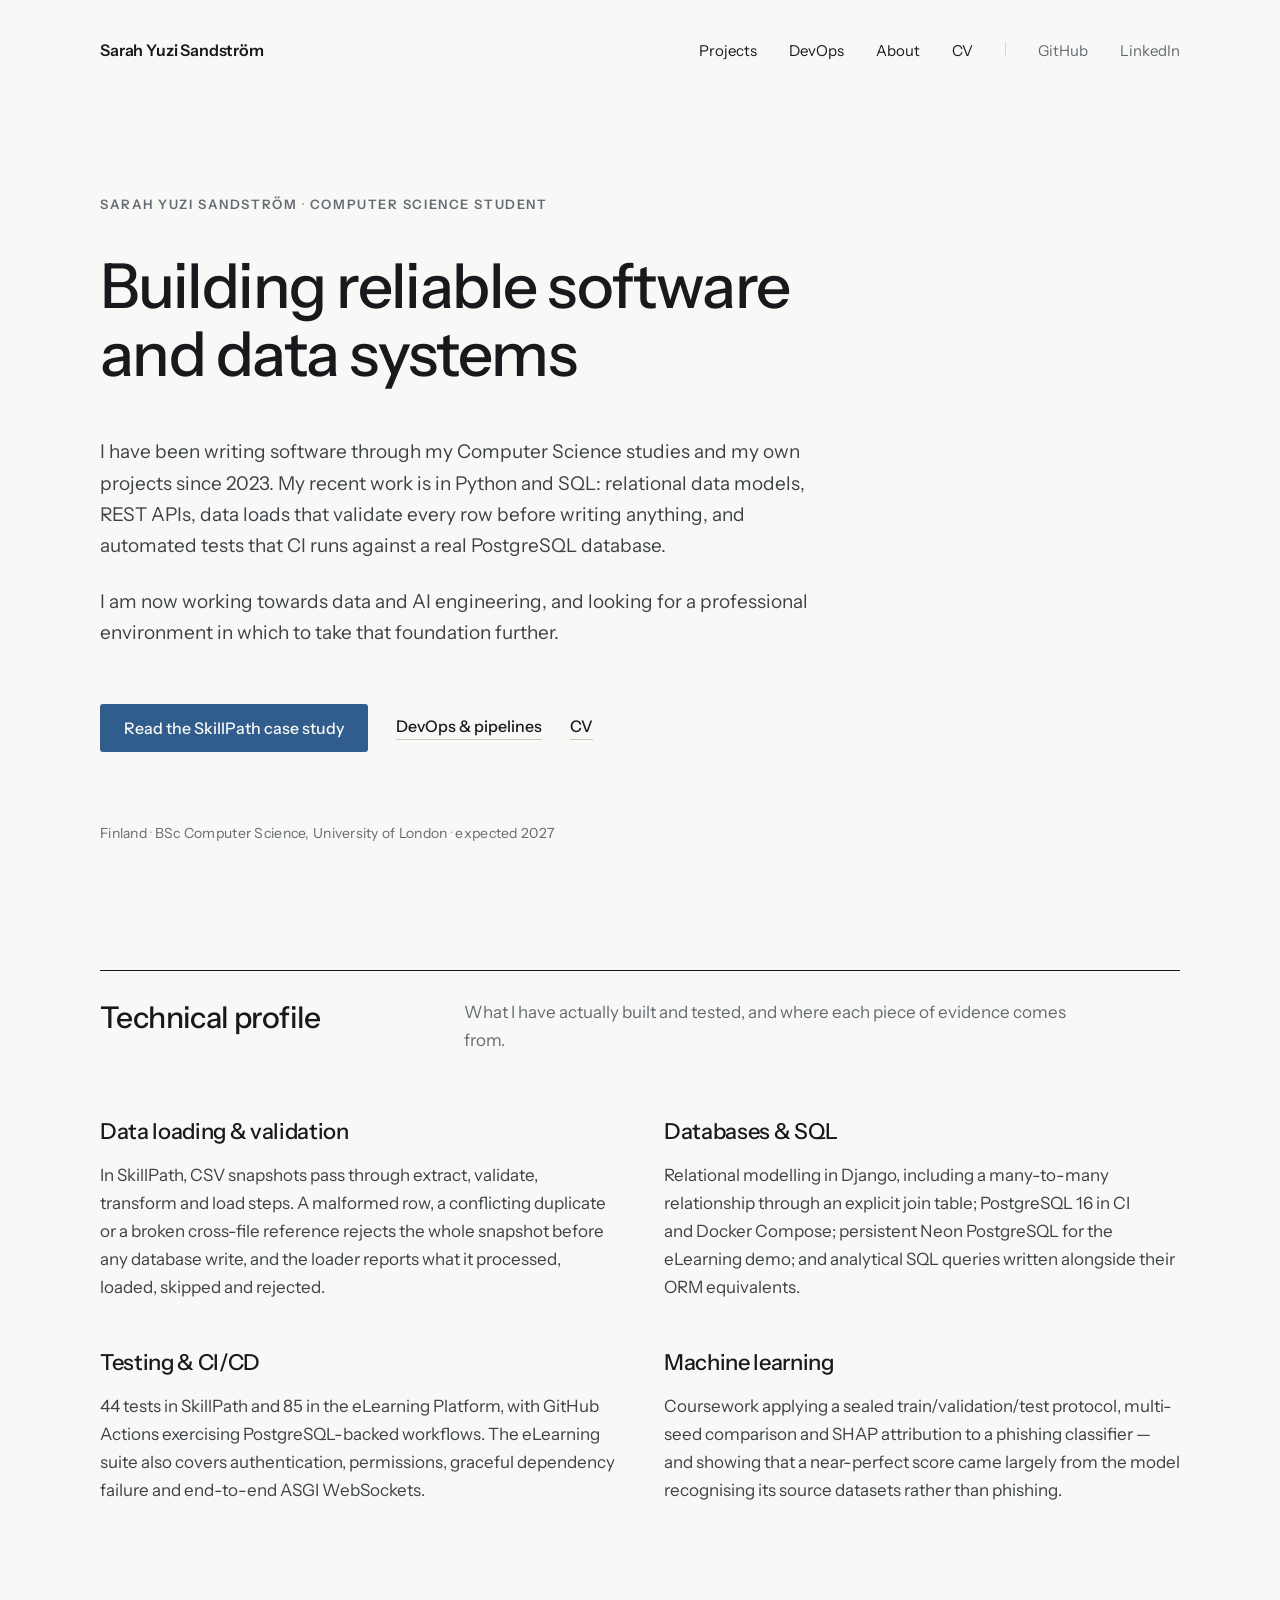
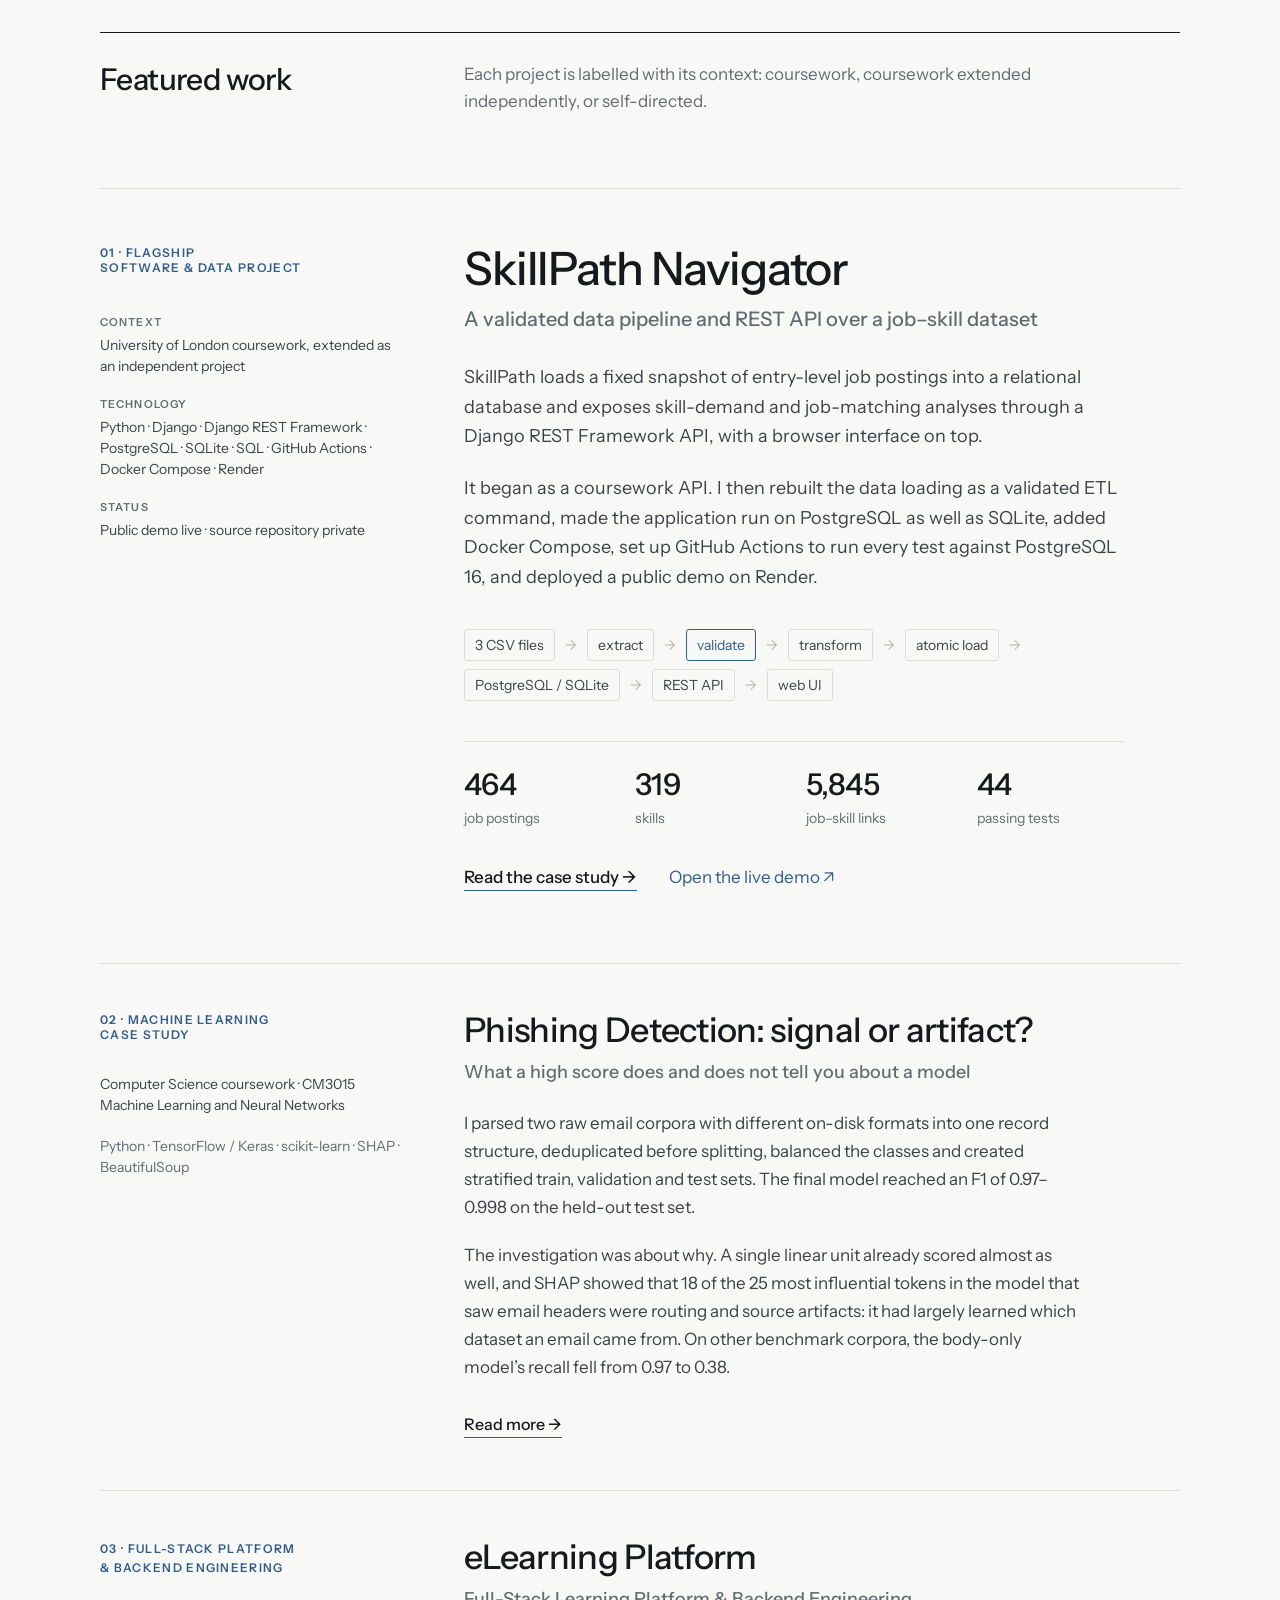
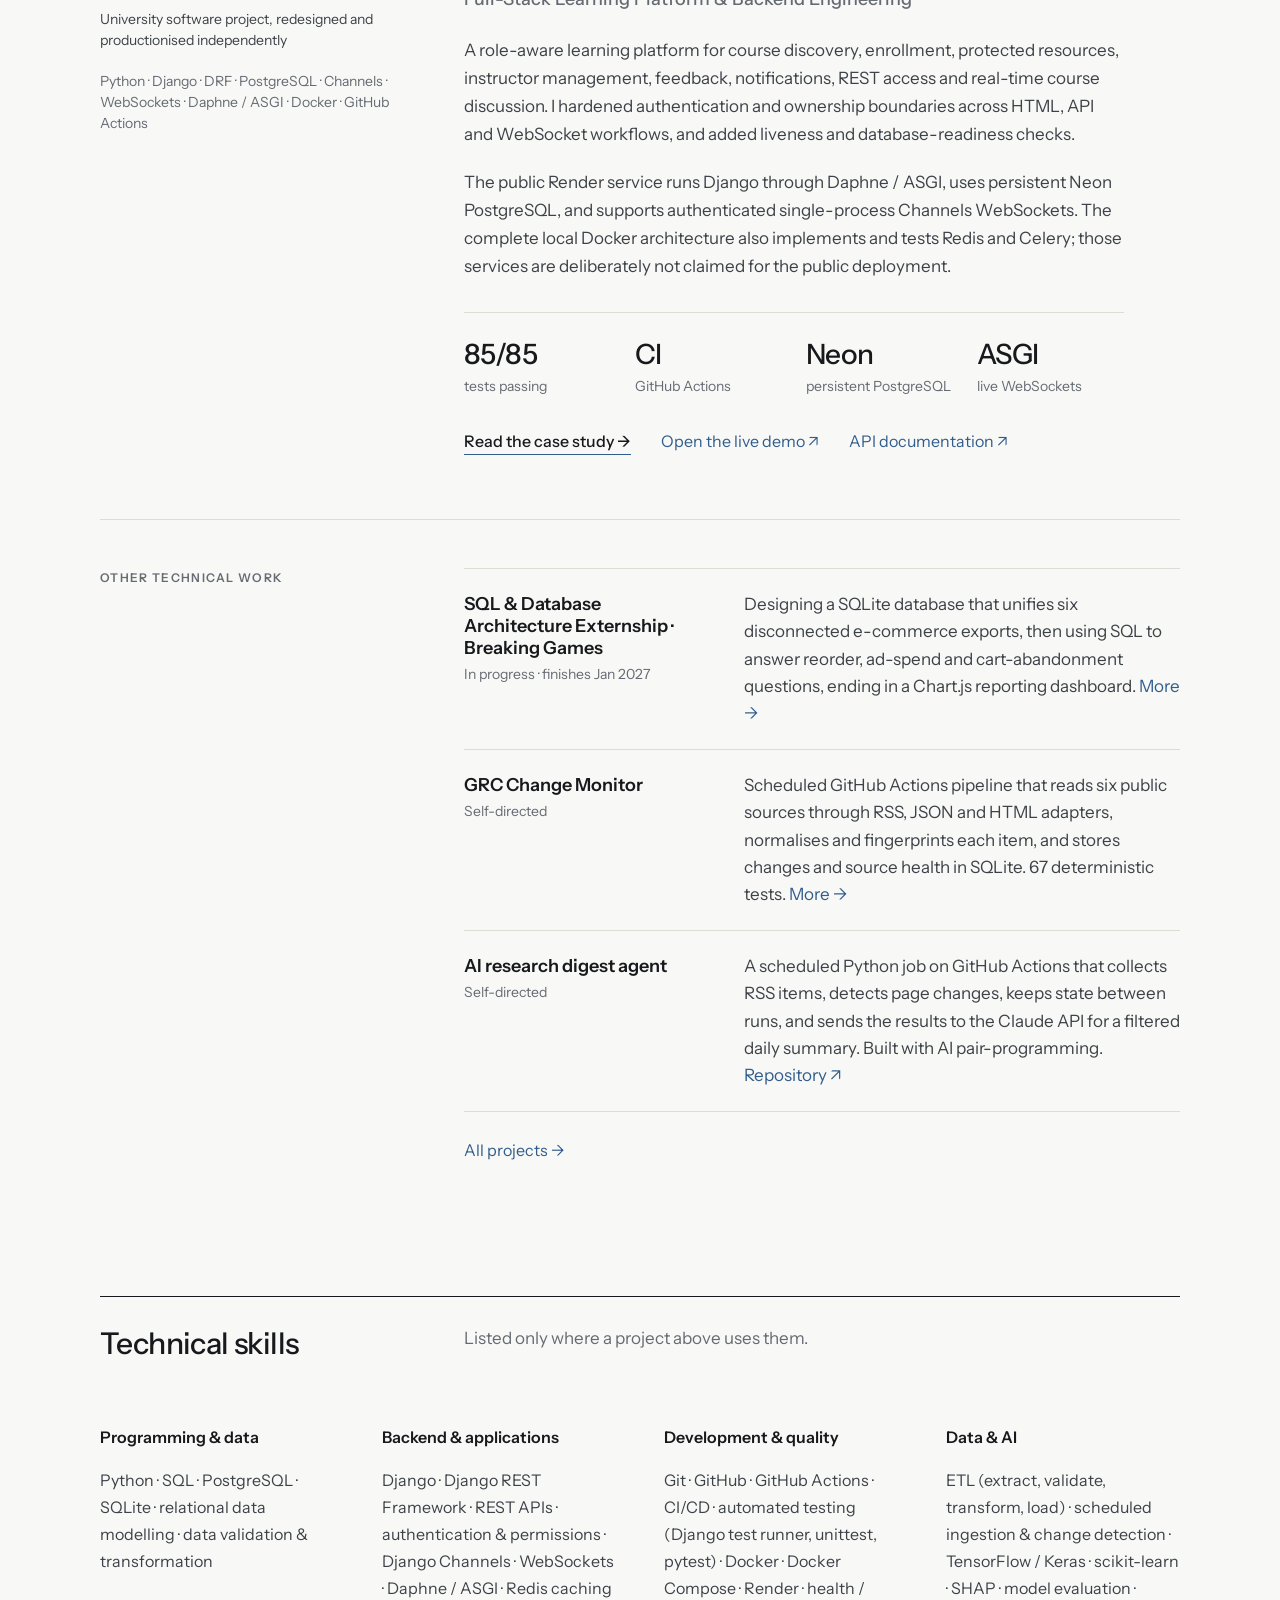
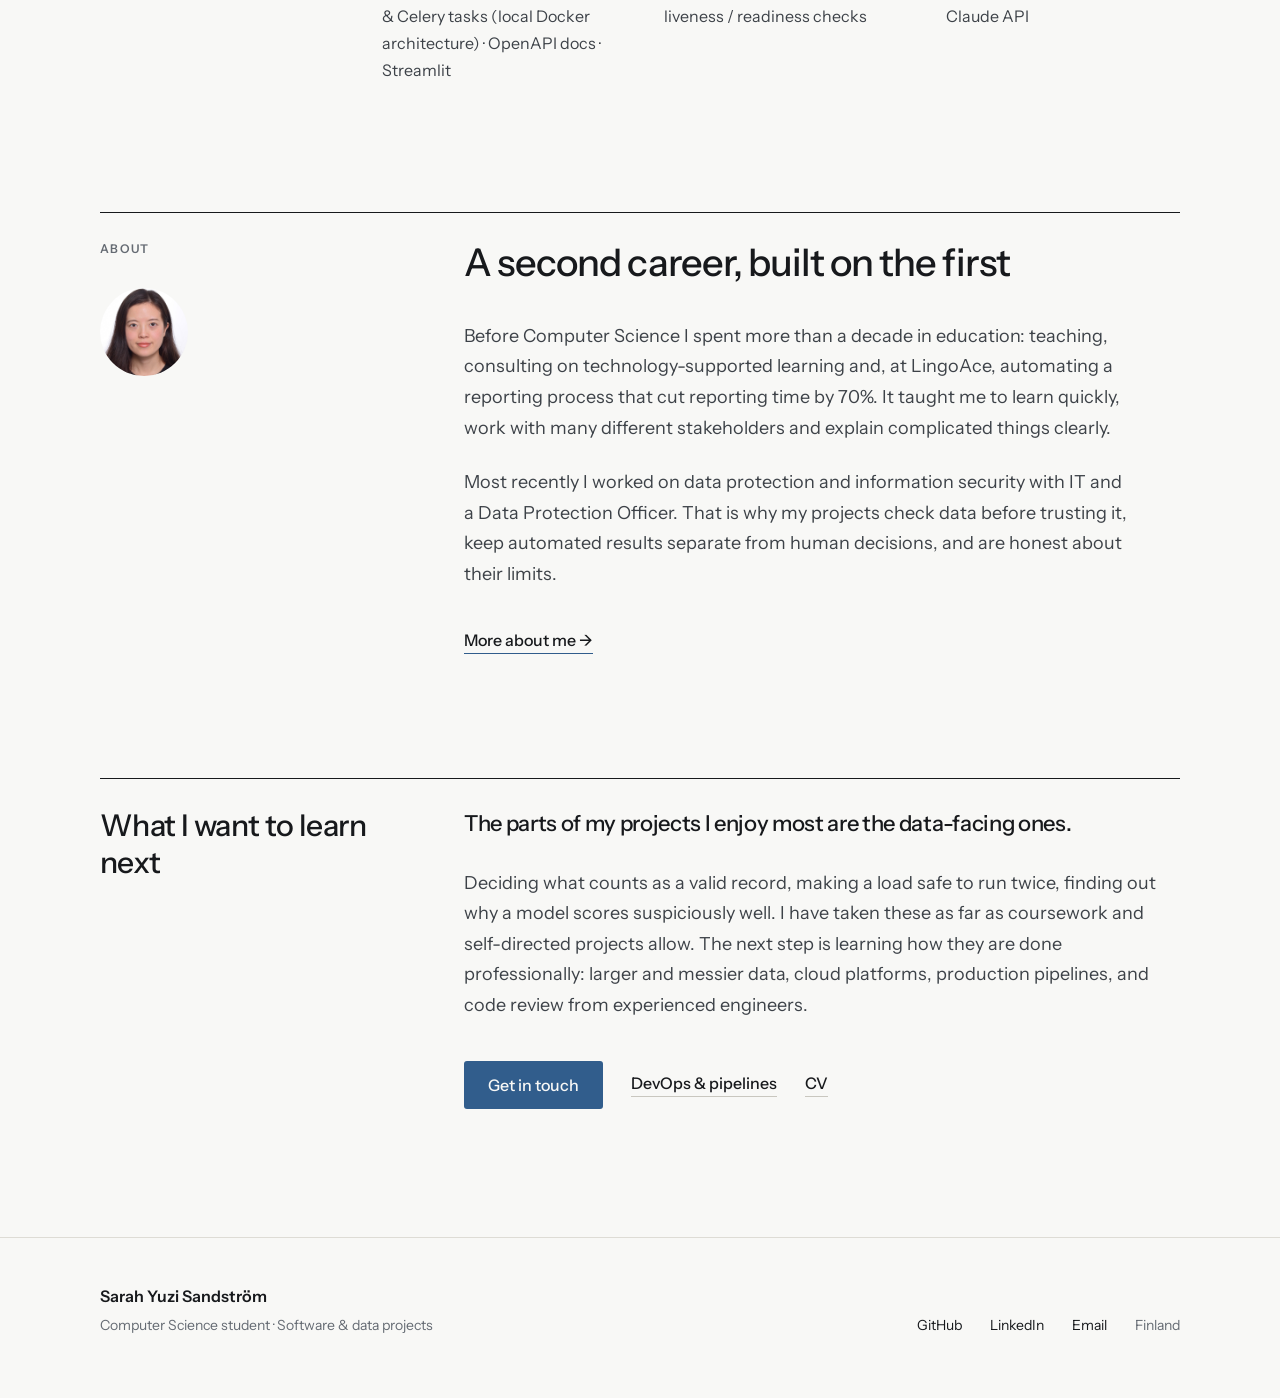
<file: index.html>
<!DOCTYPE html>
<html lang="en">
<head>
<meta charset="utf-8">
<meta name="viewport" content="width=device-width, initial-scale=1">
<title>Sarah Yuzi Sandström — Software &amp; Data Projects</title>
<meta name="description" content="Computer Science student building reliable software and data systems with Python, SQL, REST APIs, validated data pipelines, automated tests and CI — working towards data and AI engineering.">
<link rel="icon" href="favicon.svg" type="image/svg+xml">
<link rel="preconnect" href="https://fonts.googleapis.com">
<link rel="preconnect" href="https://fonts.gstatic.com" crossorigin>
<link href="https://fonts.googleapis.com/css2?family=Instrument+Sans:ital,wght@0,400..700;1,400..600&display=swap" rel="stylesheet">
<link rel="stylesheet" href="styles.css">
</head>
<body>
<main class="page">

<header style="max-width: 1240px; margin: 0 auto; padding: 40px 80px; display: flex; align-items: baseline; justify-content: space-between">
<a href="./" style="font-size: 16px; font-weight: 600; letter-spacing: -0.01em; color: #17191C">Sarah Yuzi Sandström</a>
<nav style="display: flex; align-items: baseline; gap: 32px; font-size: 15px">
<a href="projects/" style="color: #17191C">Projects</a>
<a href="devops/" style="color: #17191C">DevOps</a>
<a href="about/" style="color: #17191C">About</a>
<a href="cv/" style="color: #17191C">CV</a>
<span style="width: 1px; height: 14px; background: #D8D7D1"></span>
<a href="https://github.com/yuzi2021" style="color: #656B73">GitHub</a>
<a href="https://www.linkedin.com/in/sarah-sandstr%C3%B6m-17338ab6/" style="color: #656B73">LinkedIn</a>
</nav>
</header>
<div style="max-width: 1240px; margin: 0 auto; padding: 96px 80px 128px">
<p style="margin: 0 0 40px; font-size: 13px; font-weight: 600; letter-spacing: 0.12em; text-transform: uppercase; color: #656B73">Sarah Yuzi Sandström <span style="color: #B4B2A9">·</span> Computer Science student</p>
<h1 style="margin: 0; max-width: 980px; font-size: 62px; line-height: 1.1; font-weight: 500; letter-spacing: -0.025em; text-wrap: balance">Building reliable software and data systems</h1>
<p style="margin: 48px 0 0; max-width: 720px; font-size: 19px; line-height: 1.65; color: #3D4248; text-wrap: pretty">I have been writing software through my Computer Science studies and my own projects since 2023. My recent work is in Python and SQL: relational data models, REST APIs, data loads that validate every row before writing anything, and automated tests that CI runs against a real PostgreSQL database.</p>
<p style="margin: 24px 0 0; max-width: 720px; font-size: 19px; line-height: 1.65; color: #3D4248; text-wrap: pretty">I am now working towards data and AI engineering, and looking for a professional environment in which to take that foundation further.</p>
<div style="margin-top: 56px; display: flex; align-items: center; gap: 28px">
<a href="projects/skillpath/" style="display: inline-block; padding: 14px 24px; background: #315D8C; color: #F8F8F6; font-size: 16px; font-weight: 500; border-radius: 3px">Read the SkillPath case study</a>
<a href="devops/" style="font-size: 16px; font-weight: 500; color: #17191C; border-bottom: 1px solid #C9C7BF; padding-bottom: 3px">DevOps &amp; pipelines</a>
<a href="cv/" style="font-size: 16px; font-weight: 500; color: #17191C; border-bottom: 1px solid #C9C7BF; padding-bottom: 3px">CV</a>
</div>
<p style="margin: 72px 0 0; font-size: 14px; letter-spacing: 0.02em; color: #656B73">Finland <span style="color: #B4B2A9">·</span> BSc Computer Science, University of London <span style="color: #B4B2A9">·</span> expected 2027</p>
</div>
<div style="max-width: 1240px; margin: 0 auto; padding: 0 80px 128px">
<div style="display: grid; grid-template-columns: 300px minmax(0, 1fr); gap: 64px; border-top: 1px solid #17191C; padding-top: 28px; padding-bottom: 64px">
<h2 style="margin: 0; font-size: 30px; font-weight: 500; letter-spacing: -0.02em; line-height: 1.25">Technical profile</h2>
<p style="margin: 0; max-width: 620px; font-size: 17px; line-height: 1.6; color: #656B73">What I have actually built and tested, and where each piece of evidence comes from.</p>
</div>
<div style="display: grid; grid-template-columns: repeat(2, minmax(0, 1fr)); gap: 48px">
<div>
<h3 style="margin: 0 0 16px; font-size: 22px; font-weight: 500; letter-spacing: -0.015em">Data loading &amp; validation</h3>
<p style="margin: 0; max-width: 520px; font-size: 17px; line-height: 1.65; color: #3D4248; text-wrap: pretty">In SkillPath, CSV snapshots pass through extract, validate, transform and load steps. A malformed row, a conflicting duplicate or a broken cross-file reference rejects the whole snapshot before any database write, and the loader reports what it processed, loaded, skipped and rejected.</p>
</div>
<div>
<h3 style="margin: 0 0 16px; font-size: 22px; font-weight: 500; letter-spacing: -0.015em">Databases &amp; SQL</h3>
<p style="margin: 0; max-width: 520px; font-size: 17px; line-height: 1.65; color: #3D4248; text-wrap: pretty">Relational modelling in Django, including a many-to-many relationship through an explicit join table; PostgreSQL 16 in CI and Docker Compose; persistent Neon PostgreSQL for the eLearning demo; and analytical SQL queries written alongside their ORM equivalents.</p>
</div>
<div>
<h3 style="margin: 0 0 16px; font-size: 22px; font-weight: 500; letter-spacing: -0.015em">Testing &amp; CI/CD</h3>
<p style="margin: 0; max-width: 520px; font-size: 17px; line-height: 1.65; color: #3D4248; text-wrap: pretty">44 tests in SkillPath and 85 in the eLearning Platform, with GitHub Actions exercising PostgreSQL-backed workflows. The eLearning suite also covers authentication, permissions, graceful dependency failure and end-to-end ASGI WebSockets.</p>
</div>
<div>
<h3 style="margin: 0 0 16px; font-size: 22px; font-weight: 500; letter-spacing: -0.015em">Machine learning</h3>
<p style="margin: 0; max-width: 520px; font-size: 17px; line-height: 1.65; color: #3D4248; text-wrap: pretty">Coursework applying a sealed train/validation/test protocol, multi-seed comparison and SHAP attribution to a phishing classifier — and showing that a near-perfect score came largely from the model recognising its source datasets rather than phishing.</p>
</div>
</div>
</div>
<div style="max-width: 1240px; margin: 0 auto; padding: 0 80px 128px">
<div style="display: grid; grid-template-columns: 300px minmax(0, 1fr); gap: 64px; padding-bottom: 72px; border-top: 1px solid #17191C; padding-top: 28px">
<h2 style="margin: 0; font-size: 30px; font-weight: 500; letter-spacing: -0.02em">Featured work</h2>
<p style="margin: 0; max-width: 620px; font-size: 17px; line-height: 1.6; color: #656B73">Each project is labelled with its context: coursework, coursework extended independently, or self-directed.</p>
</div>
<!-- FEATURED 01 -->
<article style="display: grid; grid-template-columns: 300px minmax(0, 1fr); gap: 64px; padding: 56px 0 72px; border-top: 1px solid #DEDCD5">
<div>
<p style="margin: 0; font-size: 12px; font-weight: 600; letter-spacing: 0.11em; text-transform: uppercase; color: #315D8C">01 · Flagship<br/>software &amp; data project</p>
<dl style="margin: 40px 0 0; display: grid; gap: 20px">
<div>
<dt style="font-size: 11px; font-weight: 600; letter-spacing: 0.1em; text-transform: uppercase; color: #656B73">Context</dt>
<dd style="margin: 6px 0 0; font-size: 14px; line-height: 1.5; color: #3D4248">University of London coursework, extended as an independent project</dd>
</div>
<div>
<dt style="font-size: 11px; font-weight: 600; letter-spacing: 0.1em; text-transform: uppercase; color: #656B73">Technology</dt>
<dd style="margin: 6px 0 0; font-size: 14px; line-height: 1.5; color: #3D4248">Python · Django · Django REST Framework · PostgreSQL · SQLite · SQL · GitHub Actions · Docker Compose · Render</dd>
</div>
<div>
<dt style="font-size: 11px; font-weight: 600; letter-spacing: 0.1em; text-transform: uppercase; color: #656B73">Status</dt>
<dd style="margin: 6px 0 0; font-size: 14px; line-height: 1.5; color: #3D4248">Public demo live · source repository private</dd>
</div>
</dl>
</div>
<div>
<h3 style="margin: 0; font-size: 46px; font-weight: 500; letter-spacing: -0.025em; line-height: 1.05">SkillPath Navigator</h3>
<p style="margin: 14px 0 0; font-size: 20px; font-weight: 500; color: #656B73">A validated data pipeline and REST API over a job–skill dataset</p>
<p style="margin: 32px 0 0; max-width: 660px; font-size: 18px; line-height: 1.65; color: #3D4248; text-wrap: pretty">SkillPath loads a fixed snapshot of entry-level job postings into a relational database and exposes skill-demand and job-matching analyses through a Django REST Framework API, with a browser interface on top.</p>
<p style="margin: 22px 0 0; max-width: 660px; font-size: 18px; line-height: 1.65; color: #3D4248; text-wrap: pretty">It began as a coursework API. I then rebuilt the data loading as a validated ETL command, made the application run on PostgreSQL as well as SQLite, added Docker Compose, set up GitHub Actions to run every test against PostgreSQL 16, and deployed a public demo on Render.</p>
<div style="margin-top: 36px; max-width: 660px; display: flex; flex-wrap: wrap; align-items: center; gap: 8px 10px; font-size: 14px; color: #3D4248">
<span style="padding: 6px 10px; border: 1px solid #DEDCD5; border-radius: 3px">3 CSV files</span><span style="color: #B4B2A9">→</span>
<span style="padding: 6px 10px; border: 1px solid #DEDCD5; border-radius: 3px">extract</span><span style="color: #B4B2A9">→</span>
<span style="padding: 6px 10px; border: 1px solid #315D8C; border-radius: 3px; color: #315D8C">validate</span><span style="color: #B4B2A9">→</span>
<span style="padding: 6px 10px; border: 1px solid #DEDCD5; border-radius: 3px">transform</span><span style="color: #B4B2A9">→</span>
<span style="padding: 6px 10px; border: 1px solid #DEDCD5; border-radius: 3px">atomic load</span><span style="color: #B4B2A9">→</span>
<span style="padding: 6px 10px; border: 1px solid #DEDCD5; border-radius: 3px">PostgreSQL / SQLite</span><span style="color: #B4B2A9">→</span>
<span style="padding: 6px 10px; border: 1px solid #DEDCD5; border-radius: 3px">REST API</span><span style="color: #B4B2A9">→</span>
<span style="padding: 6px 10px; border: 1px solid #DEDCD5; border-radius: 3px">web UI</span>
</div>
<div style="margin-top: 40px; max-width: 660px; display: grid; grid-template-columns: repeat(4, minmax(0, 1fr)); gap: 24px; border-top: 1px solid #DEDCD5; padding-top: 24px">
<div><p style="margin: 0; font-size: 30px; font-weight: 500; letter-spacing: -0.02em">464</p><p style="margin: 6px 0 0; font-size: 14px; color: #656B73">job postings</p></div>
<div><p style="margin: 0; font-size: 30px; font-weight: 500; letter-spacing: -0.02em">319</p><p style="margin: 6px 0 0; font-size: 14px; color: #656B73">skills</p></div>
<div><p style="margin: 0; font-size: 30px; font-weight: 500; letter-spacing: -0.02em">5,845</p><p style="margin: 6px 0 0; font-size: 14px; color: #656B73">job–skill links</p></div>
<div><p style="margin: 0; font-size: 30px; font-weight: 500; letter-spacing: -0.02em">44</p><p style="margin: 6px 0 0; font-size: 14px; color: #656B73">passing tests</p></div>
</div>
<div style="margin-top: 40px; display: flex; align-items: baseline; gap: 32px">
<a href="projects/skillpath/" style="font-size: 17px; font-weight: 500; color: #17191C; border-bottom: 1px solid #315D8C; padding-bottom: 3px">Read the case study →</a>
<a href="https://skillpath-navigator-bji1.onrender.com/app/" style="font-size: 17px; color: #315D8C">Open the live demo ↗</a>
</div>
</div>
</article>
<!-- FEATURED 02 -->
<article style="display: grid; grid-template-columns: 300px minmax(0, 1fr); gap: 64px; padding: 48px 0 56px; border-top: 1px solid #DEDCD5">
<div>
<p style="margin: 0; font-size: 12px; font-weight: 600; letter-spacing: 0.11em; text-transform: uppercase; color: #315D8C">02 · Machine learning<br/>case study</p>
<p style="margin: 32px 0 0; font-size: 14px; line-height: 1.5; color: #3D4248">Computer Science coursework · CM3015 Machine Learning and Neural Networks</p>
<p style="margin: 20px 0 0; font-size: 14px; line-height: 1.5; color: #656B73">Python · TensorFlow / Keras · scikit-learn · SHAP · BeautifulSoup</p>
</div>
<div>
<h3 style="margin: 0; font-size: 34px; font-weight: 500; letter-spacing: -0.02em; line-height: 1.1">Phishing Detection: signal or artifact?</h3>
<p style="margin: 12px 0 0; font-size: 18px; font-weight: 500; color: #656B73">What a high score does and does not tell you about a model</p>
<p style="margin: 26px 0 0; max-width: 620px; font-size: 17px; line-height: 1.65; color: #3D4248; text-wrap: pretty">I parsed two raw email corpora with different on-disk formats into one record structure, deduplicated before splitting, balanced the classes and created stratified train, validation and test sets. The final model reached an F1 of 0.97–0.998 on the held-out test set.</p>
<p style="margin: 20px 0 0; max-width: 620px; font-size: 17px; line-height: 1.65; color: #3D4248; text-wrap: pretty">The investigation was about why. A single linear unit already scored almost as well, and SHAP showed that 18 of the 25 most influential tokens in the model that saw email headers were routing and source artifacts: it had largely learned which dataset an email came from. On other benchmark corpora, the body-only model&rsquo;s recall fell from 0.97 to 0.38.</p>
<div style="margin-top: 32px">
<a href="projects/#phishing-classifier" style="font-size: 16px; font-weight: 500; color: #17191C; border-bottom: 1px solid #315D8C; padding-bottom: 3px">Read more →</a>
</div>
</div>
</article>
<!-- FEATURED 03 -->
<article style="display: grid; grid-template-columns: 300px minmax(0, 1fr); gap: 64px; padding: 48px 0 64px; border-top: 1px solid #DEDCD5">
<div>
<p style="margin: 0; font-size: 12px; font-weight: 600; letter-spacing: 0.11em; text-transform: uppercase; color: #315D8C; line-height: 1.6">03 · Full-stack platform<br/>&amp; backend engineering</p>
<p style="margin: 32px 0 0; font-size: 14px; line-height: 1.5; color: #3D4248">University software project, redesigned and productionised independently</p>
<p style="margin: 20px 0 0; font-size: 14px; line-height: 1.5; color: #656B73">Python · Django · DRF · PostgreSQL · Channels · WebSockets · Daphne / ASGI · Docker · GitHub Actions</p>
</div>
<div>
<h3 style="margin: 0; font-size: 34px; font-weight: 500; letter-spacing: -0.02em; line-height: 1.1">eLearning Platform</h3>
<p style="margin: 12px 0 0; font-size: 18px; font-weight: 500; color: #656B73">Full-Stack Learning Platform &amp; Backend Engineering</p>
<p style="margin: 26px 0 0; max-width: 660px; font-size: 17px; line-height: 1.65; color: #3D4248; text-wrap: pretty">A role-aware learning platform for course discovery, enrollment, protected resources, instructor management, feedback, notifications, REST access and real-time course discussion. I hardened authentication and ownership boundaries across HTML, API and WebSocket workflows, and added liveness and database-readiness checks.</p>
<p style="margin: 20px 0 0; max-width: 660px; font-size: 17px; line-height: 1.65; color: #3D4248; text-wrap: pretty">The public Render service runs Django through Daphne / ASGI, uses persistent Neon PostgreSQL, and supports authenticated single-process Channels WebSockets. The complete local Docker architecture also implements and tests Redis and Celery; those services are deliberately not claimed for the public deployment.</p>
<div style="margin-top: 32px; max-width: 660px; display: grid; grid-template-columns: repeat(4, minmax(0, 1fr)); gap: 24px; border-top: 1px solid #DEDCD5; padding-top: 24px">
<div><p style="margin: 0; font-size: 28px; font-weight: 500; letter-spacing: -0.02em">85/85</p><p style="margin: 6px 0 0; font-size: 14px; color: #656B73">tests passing</p></div>
<div><p style="margin: 0; font-size: 28px; font-weight: 500; letter-spacing: -0.02em">CI</p><p style="margin: 6px 0 0; font-size: 14px; color: #656B73">GitHub Actions</p></div>
<div><p style="margin: 0; font-size: 28px; font-weight: 500; letter-spacing: -0.02em">Neon</p><p style="margin: 6px 0 0; font-size: 14px; color: #656B73">persistent PostgreSQL</p></div>
<div><p style="margin: 0; font-size: 28px; font-weight: 500; letter-spacing: -0.02em">ASGI</p><p style="margin: 6px 0 0; font-size: 14px; color: #656B73">live WebSockets</p></div>
</div>
<div style="margin-top: 36px; display: flex; flex-wrap: wrap; align-items: baseline; gap: 18px 30px">
<a href="projects/elearning/" style="font-size: 16px; font-weight: 500; color: #17191C; border-bottom: 1px solid #315D8C; padding-bottom: 3px">Read the case study →</a>
<a href="https://elearning-platform-demo.onrender.com" style="font-size: 16px; color: #315D8C">Open the live demo ↗</a>
<a href="https://elearning-platform-demo.onrender.com/api-docs/" style="font-size: 16px; color: #315D8C">API documentation ↗</a>
</div>
</div>
</article>
<article style="display: grid; grid-template-columns: 300px minmax(0, 1fr); gap: 64px; padding: 48px 0 8px; border-top: 1px solid #DEDCD5">
<div>
<p style="margin: 0; font-size: 12px; font-weight: 600; letter-spacing: 0.11em; text-transform: uppercase; color: #656B73; line-height: 1.6">Other technical work</p>
</div>
<div style="max-width: 760px">
<div style="display: grid; grid-template-columns: 240px minmax(0, 1fr); gap: 40px; align-items: baseline; padding: 22px 0; border-top: 1px solid #DEDCD5">
<div>
<p style="margin: 0; font-size: 18px; font-weight: 600">SQL &amp; Database Architecture Externship · Breaking Games</p>
<p style="margin: 6px 0 0; font-size: 14px; color: #656B73">In progress · finishes Jan 2027</p>
</div>
<p style="margin: 0; font-size: 17px; line-height: 1.6; color: #3D4248">Designing a SQLite database that unifies six disconnected e-commerce exports, then using SQL to answer reorder, ad-spend and cart-abandonment questions, ending in a Chart.js reporting dashboard. <a href="projects/#breaking-games-externship">More →</a></p>
</div>
<div style="display: grid; grid-template-columns: 240px minmax(0, 1fr); gap: 40px; align-items: baseline; padding: 22px 0; border-top: 1px solid #DEDCD5">
<div>
<p style="margin: 0; font-size: 18px; font-weight: 600">GRC Change Monitor</p>
<p style="margin: 6px 0 0; font-size: 14px; color: #656B73">Self-directed</p>
</div>
<p style="margin: 0; font-size: 17px; line-height: 1.6; color: #3D4248">Scheduled GitHub Actions pipeline that reads six public sources through RSS, JSON and HTML adapters, normalises and fingerprints each item, and stores changes and source health in SQLite. 67 deterministic tests. <a href="projects/#change-monitor">More →</a></p>
</div>
<div style="display: grid; grid-template-columns: 240px minmax(0, 1fr); gap: 40px; align-items: baseline; padding: 22px 0; border-top: 1px solid #DEDCD5; border-bottom: 1px solid #DEDCD5">
<div>
<p style="margin: 0; font-size: 18px; font-weight: 600">AI research digest agent</p>
<p style="margin: 6px 0 0; font-size: 14px; color: #656B73">Self-directed</p>
</div>
<p style="margin: 0; font-size: 17px; line-height: 1.6; color: #3D4248">A scheduled Python job on GitHub Actions that collects RSS items, detects page changes, keeps state between runs, and sends the results to the Claude API for a filtered daily summary. Built with AI pair-programming. <a href="https://github.com/yuzi2021/ai-digest-agent-demo">Repository ↗</a></p>
</div>
<div style="margin-top: 28px">
<a href="projects/" style="font-size: 16px; color: #315D8C">All projects →</a>
</div>
</div>
</article>
</div>
<div style="max-width: 1240px; margin: 0 auto; padding: 0 80px 128px">
<div style="display: grid; grid-template-columns: 300px minmax(0, 1fr); gap: 64px; border-top: 1px solid #17191C; padding-top: 28px; padding-bottom: 64px">
<h2 style="margin: 0; font-size: 30px; font-weight: 500; letter-spacing: -0.02em; line-height: 1.25">Technical skills</h2>
<p style="margin: 0; max-width: 620px; font-size: 17px; line-height: 1.6; color: #656B73">Listed only where a project above uses them.</p>
</div>
<div style="display: grid; grid-template-columns: repeat(4, minmax(0, 1fr)); gap: 48px">
<div>
<h3 style="margin: 0 0 20px; font-size: 16px; font-weight: 600">Programming &amp; data</h3>
<p style="margin: 0; font-size: 16px; line-height: 1.7; color: #3D4248">Python · SQL · PostgreSQL · SQLite · relational data modelling · data validation &amp; transformation</p>
</div>
<div>
<h3 style="margin: 0 0 20px; font-size: 16px; font-weight: 600">Backend &amp; applications</h3>
<p style="margin: 0; font-size: 16px; line-height: 1.7; color: #3D4248">Django · Django REST Framework · REST APIs · authentication &amp; permissions · Django Channels · WebSockets · Daphne / ASGI · Redis caching &amp; Celery tasks (local Docker architecture) · OpenAPI docs · Streamlit</p>
</div>
<div>
<h3 style="margin: 0 0 20px; font-size: 16px; font-weight: 600">Development &amp; quality</h3>
<p style="margin: 0; font-size: 16px; line-height: 1.7; color: #3D4248">Git · GitHub · GitHub Actions · CI/CD · automated testing (Django test runner, unittest, pytest) · Docker · Docker Compose · Render · health / liveness / readiness checks</p>
</div>
<div>
<h3 style="margin: 0 0 20px; font-size: 16px; font-weight: 600">Data &amp; AI</h3>
<p style="margin: 0; font-size: 16px; line-height: 1.7; color: #3D4248">ETL (extract, validate, transform, load) · scheduled ingestion &amp; change detection · TensorFlow / Keras · scikit-learn · SHAP · model evaluation · Claude API</p>
</div>
</div>
</div>
<div style="max-width: 1240px; margin: 0 auto; padding: 0 80px 128px">
<div style="border-top: 1px solid #17191C; padding-top: 28px; display: grid; grid-template-columns: 300px minmax(0, 1fr); gap: 64px">
<div>
<p style="margin: 0; font-size: 12px; font-weight: 600; letter-spacing: 0.11em; text-transform: uppercase; color: #656B73">About</p>
<img alt="Sarah Yuzi Sandström" height="88" src="sarah-sandstrom.jpeg" style="display: block; width: 88px; height: 88px; border-radius: 50%; object-fit: cover; margin-top: 32px" width="88"/>
</div>
<div>
<h2 style="margin: 0; max-width: 720px; font-size: 38px; font-weight: 500; letter-spacing: -0.025em; line-height: 1.15">A second career, built on the first</h2>
<p style="margin: 36px 0 0; max-width: 700px; font-size: 18px; line-height: 1.7; color: #3D4248; text-wrap: pretty">Before Computer Science I spent more than a decade in education: teaching, consulting on technology-supported learning and, at LingoAce, automating a reporting process that cut reporting time by 70%. It taught me to learn quickly, work with many different stakeholders and explain complicated things clearly.</p>
<p style="margin: 24px 0 0; max-width: 700px; font-size: 18px; line-height: 1.7; color: #3D4248; text-wrap: pretty">Most recently I worked on data protection and information security with IT and a Data Protection Officer. That is why my projects check data before trusting it, keep automated results separate from human decisions, and are honest about their limits.</p>
<div style="margin-top: 40px">
<a href="about/" style="font-size: 16px; font-weight: 500; color: #17191C; border-bottom: 1px solid #315D8C; padding-bottom: 3px">More about me →</a>
</div>
</div>
</div>
</div>
<div style="max-width: 1240px; margin: 0 auto; padding: 0 80px 128px">
<div style="border-top: 1px solid #17191C; padding-top: 28px; display: grid; grid-template-columns: 300px minmax(0, 1fr); gap: 64px">
<h2 style="margin: 0; font-size: 30px; font-weight: 500; letter-spacing: -0.02em; line-height: 1.25">What I want to learn next</h2>
<div>
<p style="margin: 0; max-width: 700px; font-size: 22px; font-weight: 500; line-height: 1.5; letter-spacing: -0.015em; text-wrap: pretty">The parts of my projects I enjoy most are the data-facing ones.</p>
<p style="margin: 28px 0 0; max-width: 700px; font-size: 18px; line-height: 1.7; color: #3D4248; text-wrap: pretty">Deciding what counts as a valid record, making a load safe to run twice, finding out why a model scores suspiciously well. I have taken these as far as coursework and self-directed projects allow. The next step is learning how they are done professionally: larger and messier data, cloud platforms, production pipelines, and code review from experienced engineers.</p>
<div style="margin-top: 40px; display: flex; align-items: center; gap: 28px">
<a href="mailto:sarahyuzisandstrom@gmail.com" style="display: inline-block; padding: 14px 24px; background: #315D8C; color: #F8F8F6; font-size: 16px; font-weight: 500; border-radius: 3px">Get in touch</a>
<a href="devops/" style="font-size: 16px; font-weight: 500; color: #17191C; border-bottom: 1px solid #C9C7BF; padding-bottom: 3px">DevOps &amp; pipelines</a>
<a href="cv/" style="font-size: 16px; font-weight: 500; color: #17191C; border-bottom: 1px solid #C9C7BF; padding-bottom: 3px">CV</a>
</div>
</div>
</div>
</div>
<footer style="border-top: 1px solid #DEDCD5">
<div style="max-width: 1240px; margin: 0 auto; padding: 48px 80px 64px; display: flex; align-items: flex-end; justify-content: space-between; gap: 48px">
<div>
<p style="margin: 0; font-size: 16px; font-weight: 600">Sarah Yuzi Sandström</p>
<p style="margin: 10px 0 0; font-size: 14px; color: #656B73">Computer Science student · Software &amp; data projects</p>
</div>
<div style="display: flex; align-items: baseline; gap: 28px; font-size: 14px">
<a href="https://github.com/yuzi2021" style="color: #17191C">GitHub</a>
<a href="https://www.linkedin.com/in/sarah-sandstr%C3%B6m-17338ab6/" style="color: #17191C">LinkedIn</a>
<a href="mailto:sarahyuzisandstrom@gmail.com" style="color: #17191C">Email</a>
<span style="color: #656B73">Finland</span>
</div>
</div>
</footer>

</main>
</body>
</html>
</file>
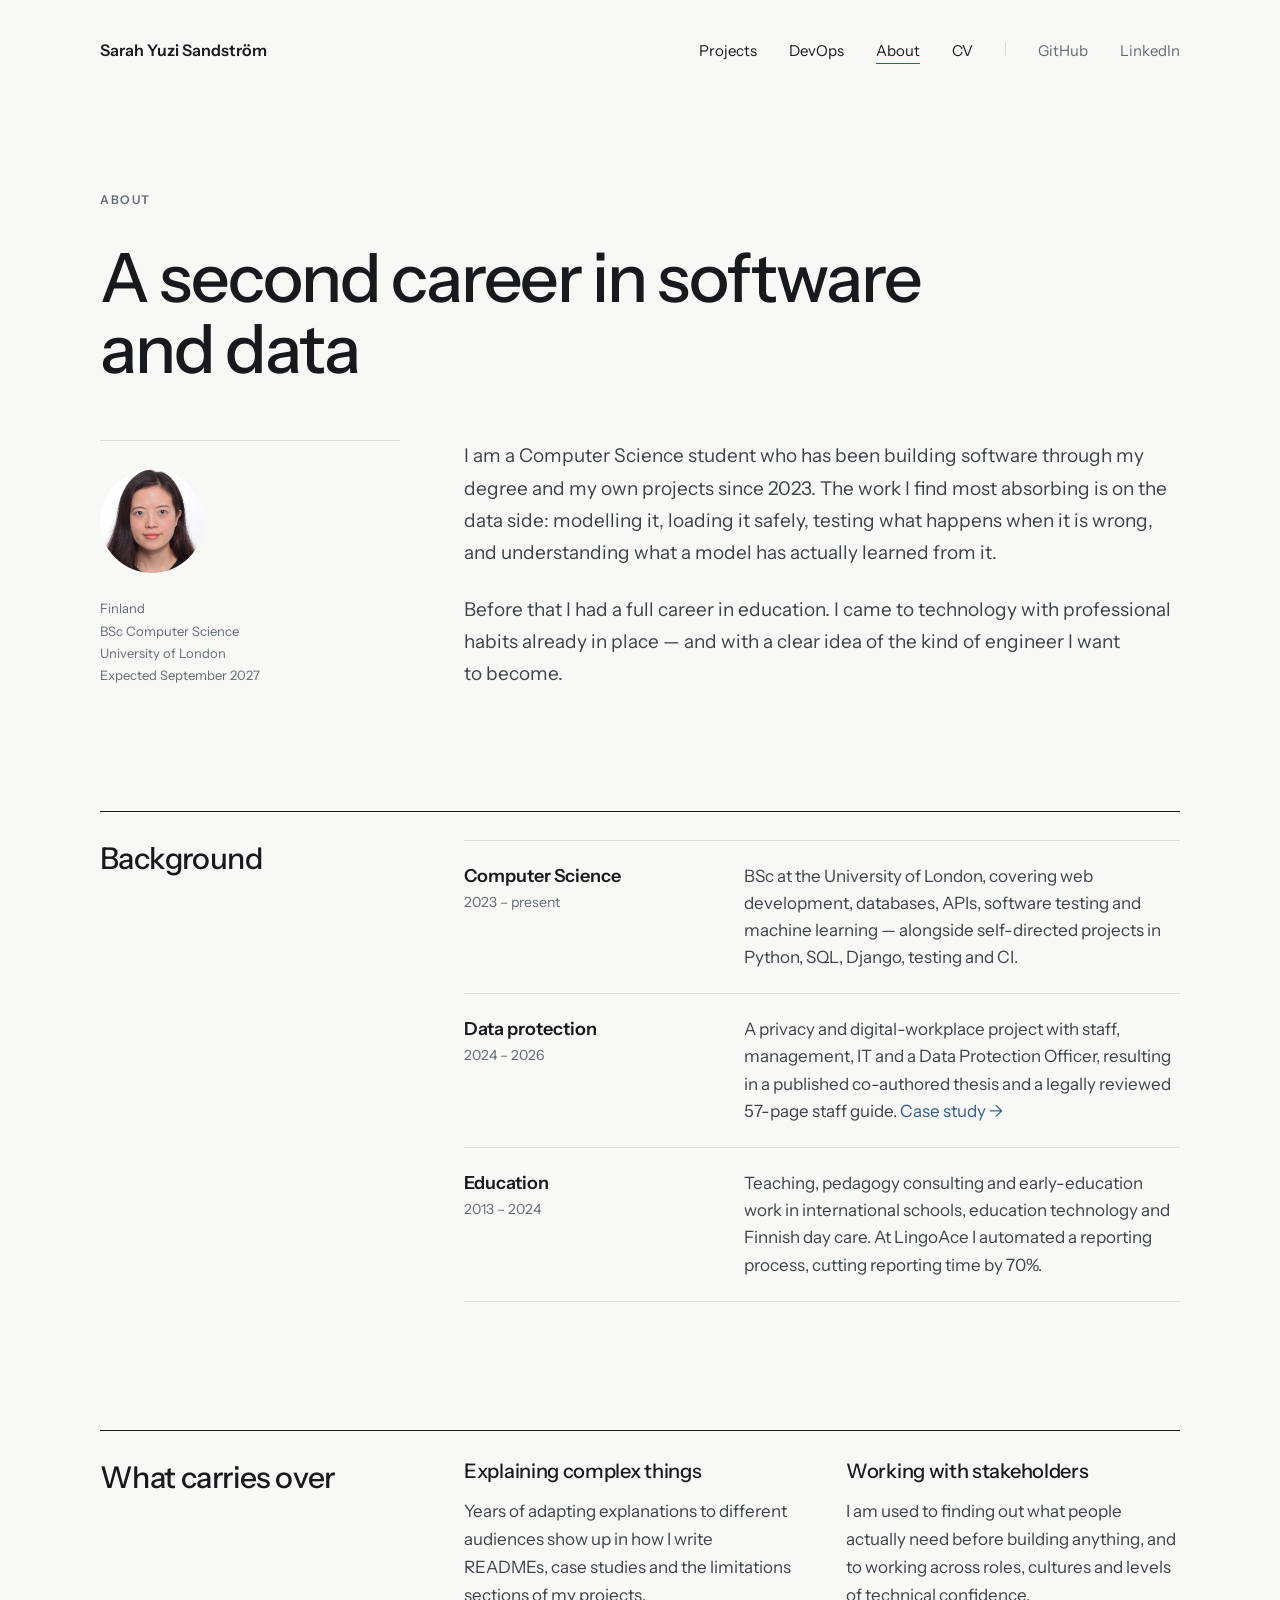
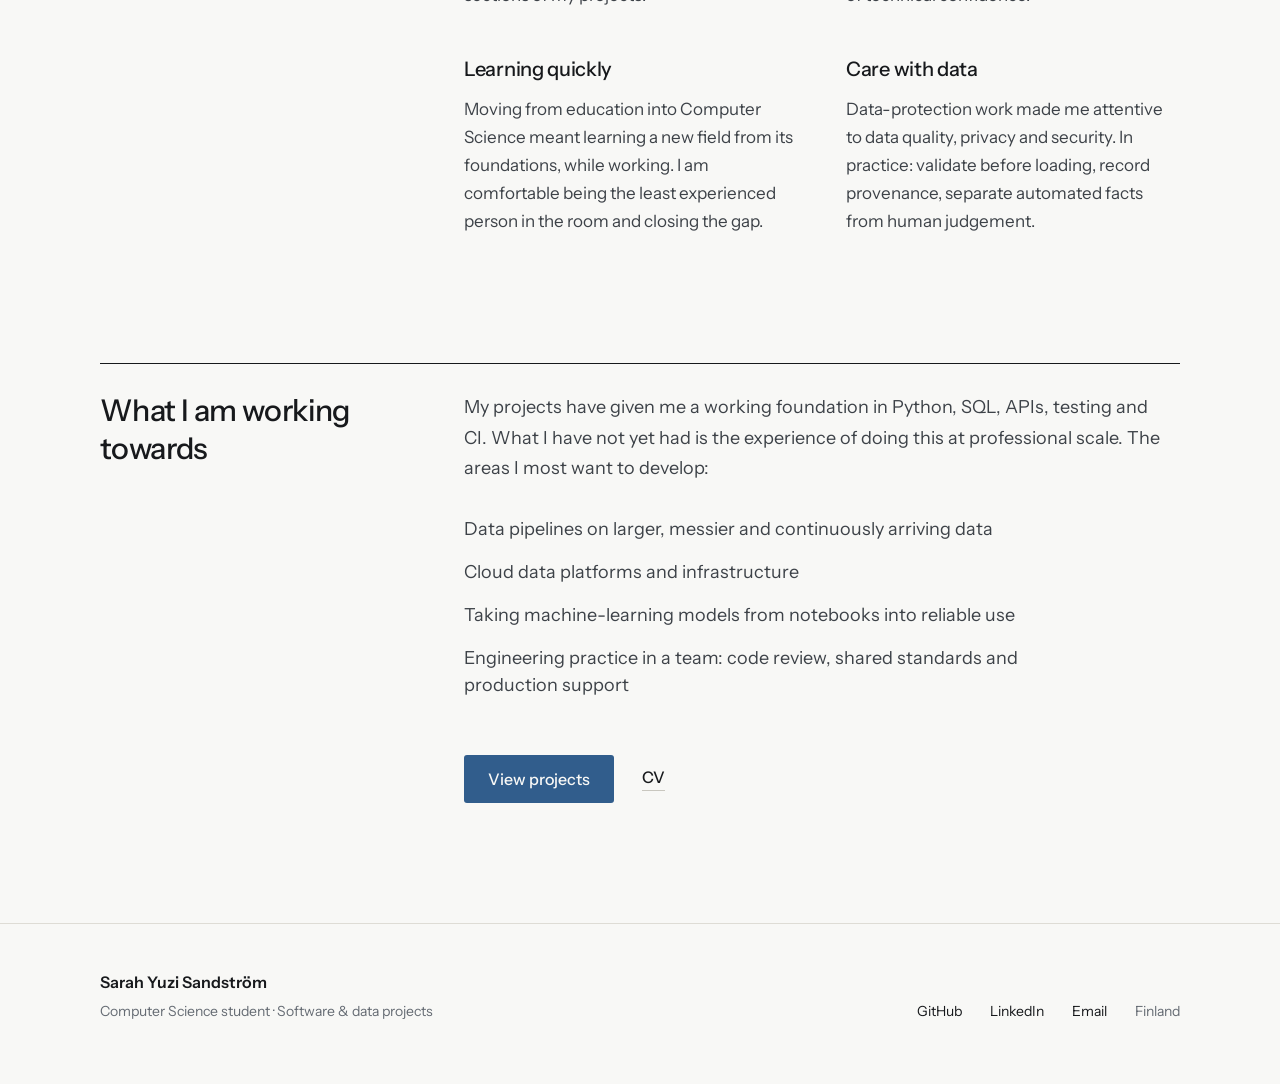
<file: about/index.html>
<!DOCTYPE html>
<html lang="en">
<head>
<meta charset="utf-8">
<meta name="viewport" content="width=device-width, initial-scale=1">
<title>About — Sarah Yuzi Sandström</title>
<meta name="description" content="Computer Science student building software and data projects since 2023, after a decade in education and recent work in data protection — working towards data and AI engineering.">
<link rel="icon" href="../favicon.svg" type="image/svg+xml">
<link rel="preconnect" href="https://fonts.googleapis.com">
<link rel="preconnect" href="https://fonts.gstatic.com" crossorigin>
<link href="https://fonts.googleapis.com/css2?family=Instrument+Sans:ital,wght@0,400..700;1,400..600&display=swap" rel="stylesheet">
<link rel="stylesheet" href="../styles.css">
</head>
<body>
<main class="page">

<header style="max-width: 1240px; margin: 0 auto; padding: 40px 80px; display: flex; align-items: baseline; justify-content: space-between">
<a href="../" style="font-size: 16px; font-weight: 600; color: #17191C">Sarah Yuzi Sandström</a>
<nav style="display: flex; align-items: baseline; gap: 32px; font-size: 15px">
<a href="../projects/" style="color: #17191C">Projects</a>
<a href="../devops/" style="color: #17191C">DevOps</a>
<a href="./" style="color: #17191C; border-bottom: 1px solid #315D8C; padding-bottom: 3px">About</a>
<a href="../cv/" style="color: #17191C">CV</a>
<span style="width: 1px; height: 14px; background: #D8D7D1"></span>
<a href="https://github.com/yuzi2021" style="color: #656B73">GitHub</a>
<a href="https://www.linkedin.com/in/sarah-sandstr%C3%B6m-17338ab6/" style="color: #656B73">LinkedIn</a>
</nav>
</header>
<div style="max-width: 1240px; margin: 0 auto; padding: 88px 80px 120px">
<p style="margin: 0 0 36px; font-size: 12px; font-weight: 600; letter-spacing: 0.13em; text-transform: uppercase; color: #656B73">About</p>
<h1 style="margin: 0; max-width: 900px; font-size: 68px; font-weight: 500; letter-spacing: -0.03em; line-height: 1.04">A second career in software and data</h1>
<div style="margin-top: 56px; display: grid; grid-template-columns: 300px minmax(0, 1fr); gap: 64px">
<div style="border-top: 1px solid #DEDCD5; padding-top: 28px">
<img alt="Sarah Yuzi Sandström" height="104" src="../sarah-sandstrom.jpeg" style="display: block; width: 104px; height: 104px; border-radius: 50%; object-fit: cover; margin-bottom: 24px" width="104"/>
<p style="margin: 0; font-size: 13px; line-height: 1.7; color: #656B73">Finland<br/>BSc Computer Science<br/>University of London<br/>Expected September 2027</p>
</div>
<div style="max-width: 720px">
<p style="margin: 0; font-size: 19px; line-height: 1.7; color: #3D4248; text-wrap: pretty">I am a Computer Science student who has been building software through my degree and my own projects since 2023. The work I find most absorbing is on the data side: modelling it, loading it safely, testing what happens when it is wrong, and understanding what a model has actually learned from it.</p>
<p style="margin: 24px 0 0; font-size: 19px; line-height: 1.7; color: #3D4248; text-wrap: pretty">Before that I had a full career in education. I came to technology with professional habits already in place — and with a clear idea of the kind of engineer I want to become.</p>
</div>
</div>
</div>
<div style="max-width: 1240px; margin: 0 auto; padding: 0 80px 128px">
<div style="border-top: 1px solid #17191C; padding-top: 28px; display: grid; grid-template-columns: 300px minmax(0, 1fr); gap: 64px">
<h2 style="margin: 0; font-size: 30px; font-weight: 500; letter-spacing: -0.02em">Background</h2>
<div style="max-width: 760px">
<div style="display: grid; grid-template-columns: 240px minmax(0, 1fr); gap: 40px; align-items: baseline; padding: 22px 0; border-top: 1px solid #DEDCD5">
<div>
<p style="margin: 0; font-size: 18px; font-weight: 600">Computer Science</p>
<p style="margin: 6px 0 0; font-size: 14px; color: #656B73">2023 – present</p>
</div>
<p style="margin: 0; font-size: 17px; line-height: 1.6; color: #3D4248">BSc at the University of London, covering web development, databases, APIs, software testing and machine learning — alongside self-directed projects in Python, SQL, Django, testing and CI.</p>
</div>
<div style="display: grid; grid-template-columns: 240px minmax(0, 1fr); gap: 40px; align-items: baseline; padding: 22px 0; border-top: 1px solid #DEDCD5">
<div>
<p style="margin: 0; font-size: 18px; font-weight: 600">Data protection</p>
<p style="margin: 6px 0 0; font-size: 14px; color: #656B73">2024 – 2026</p>
</div>
<p style="margin: 0; font-size: 17px; line-height: 1.6; color: #3D4248">A privacy and digital-workplace project with staff, management, IT and a Data Protection Officer, resulting in a published co-authored thesis and a legally reviewed 57-page staff guide. <a href="../projects/privacy-security-awareness/">Case study →</a></p>
</div>
<div style="display: grid; grid-template-columns: 240px minmax(0, 1fr); gap: 40px; align-items: baseline; padding: 22px 0; border-top: 1px solid #DEDCD5; border-bottom: 1px solid #DEDCD5">
<div>
<p style="margin: 0; font-size: 18px; font-weight: 600">Education</p>
<p style="margin: 6px 0 0; font-size: 14px; color: #656B73">2013 – 2024</p>
</div>
<p style="margin: 0; font-size: 17px; line-height: 1.6; color: #3D4248">Teaching, pedagogy consulting and early-education work in international schools, education technology and Finnish day care. At LingoAce I automated a reporting process, cutting reporting time by 70%.</p>
</div>
</div>
</div>
</div>
<div style="max-width: 1240px; margin: 0 auto; padding: 0 80px 128px">
<div style="border-top: 1px solid #17191C; padding-top: 28px; display: grid; grid-template-columns: 300px minmax(0, 1fr); gap: 64px">
<h2 style="margin: 0; font-size: 30px; font-weight: 500; letter-spacing: -0.02em; line-height: 1.25">What carries over</h2>
<div style="display: grid; grid-template-columns: repeat(2, minmax(0, 1fr)); gap: 48px; max-width: 760px">
<div>
<h3 style="margin: 0 0 14px; font-size: 20px; font-weight: 500; letter-spacing: -0.015em">Explaining complex things</h3>
<p style="margin: 0; font-size: 17px; line-height: 1.65; color: #3D4248; text-wrap: pretty">Years of adapting explanations to different audiences show up in how I write READMEs, case studies and the limitations sections of my projects.</p>
</div>
<div>
<h3 style="margin: 0 0 14px; font-size: 20px; font-weight: 500; letter-spacing: -0.015em">Working with stakeholders</h3>
<p style="margin: 0; font-size: 17px; line-height: 1.65; color: #3D4248; text-wrap: pretty">I am used to finding out what people actually need before building anything, and to working across roles, cultures and levels of technical confidence.</p>
</div>
<div>
<h3 style="margin: 0 0 14px; font-size: 20px; font-weight: 500; letter-spacing: -0.015em">Learning quickly</h3>
<p style="margin: 0; font-size: 17px; line-height: 1.65; color: #3D4248; text-wrap: pretty">Moving from education into Computer Science meant learning a new field from its foundations, while working. I am comfortable being the least experienced person in the room and closing the gap.</p>
</div>
<div>
<h3 style="margin: 0 0 14px; font-size: 20px; font-weight: 500; letter-spacing: -0.015em">Care with data</h3>
<p style="margin: 0; font-size: 17px; line-height: 1.65; color: #3D4248; text-wrap: pretty">Data-protection work made me attentive to data quality, privacy and security. In practice: validate before loading, record provenance, separate automated facts from human judgement.</p>
</div>
</div>
</div>
</div>
<div style="max-width: 1240px; margin: 0 auto; padding: 0 80px 120px">
<div style="border-top: 1px solid #17191C; padding-top: 28px; display: grid; grid-template-columns: 300px minmax(0, 1fr); gap: 64px">
<h2 style="margin: 0; font-size: 30px; font-weight: 500; letter-spacing: -0.02em; line-height: 1.25">What I am working towards</h2>
<div>
<p style="margin: 0; max-width: 700px; font-size: 18px; line-height: 1.7; color: #3D4248; text-wrap: pretty">My projects have given me a working foundation in Python, SQL, APIs, testing and CI. What I have not yet had is the experience of doing this at professional scale. The areas I most want to develop:</p>
<ul style="margin: 32px 0 0; padding: 0; list-style: none; max-width: 620px; display: grid; gap: 16px; font-size: 18px; line-height: 1.5; color: #3D4248">
<li>Data pipelines on larger, messier and continuously arriving data</li>
<li>Cloud data platforms and infrastructure</li>
<li>Taking machine-learning models from notebooks into reliable use</li>
<li>Engineering practice in a team: code review, shared standards and production support</li>
</ul>
<div style="margin-top: 56px; display: flex; align-items: center; gap: 28px">
<a href="../projects/" style="display: inline-block; padding: 14px 24px; background: #315D8C; color: #F8F8F6; font-size: 16px; font-weight: 500; border-radius: 3px">View projects</a>
<a href="../cv/" style="font-size: 16px; font-weight: 500; color: #17191C; border-bottom: 1px solid #C9C7BF; padding-bottom: 3px">CV</a>
</div>
</div>
</div>
</div>
<footer style="border-top: 1px solid #DEDCD5">
<div style="max-width: 1240px; margin: 0 auto; padding: 48px 80px 64px; display: flex; align-items: flex-end; justify-content: space-between; gap: 48px">
<div>
<p style="margin: 0; font-size: 16px; font-weight: 600">Sarah Yuzi Sandström</p>
<p style="margin: 10px 0 0; font-size: 14px; color: #656B73">Computer Science student · Software &amp; data projects</p>
</div>
<div style="display: flex; align-items: baseline; gap: 28px; font-size: 14px">
<a href="https://github.com/yuzi2021" style="color: #17191C">GitHub</a>
<a href="https://www.linkedin.com/in/sarah-sandstr%C3%B6m-17338ab6/" style="color: #17191C">LinkedIn</a>
<a href="mailto:sarahyuzisandstrom@gmail.com" style="color: #17191C">Email</a>
<span style="color: #656B73">Finland</span>
</div>
</div>
</footer>

</main>
</body>
</html>
</file>
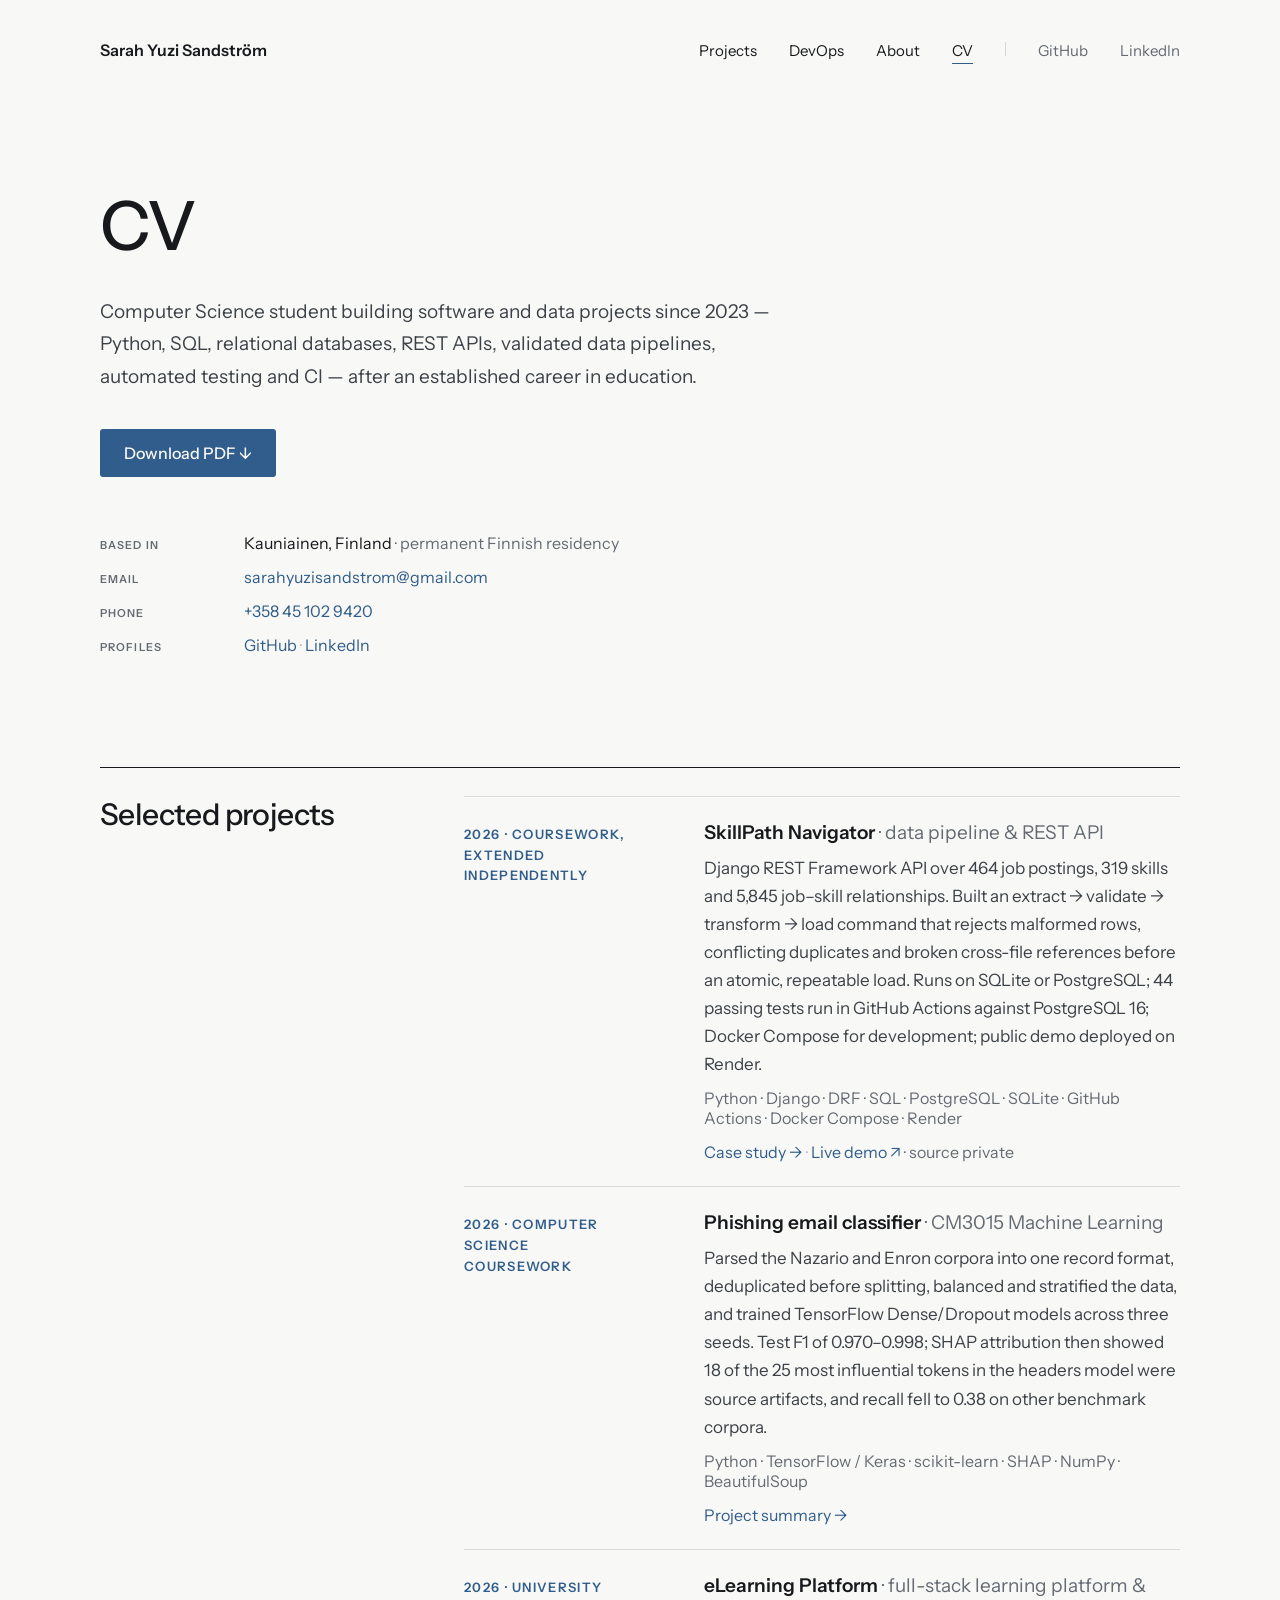
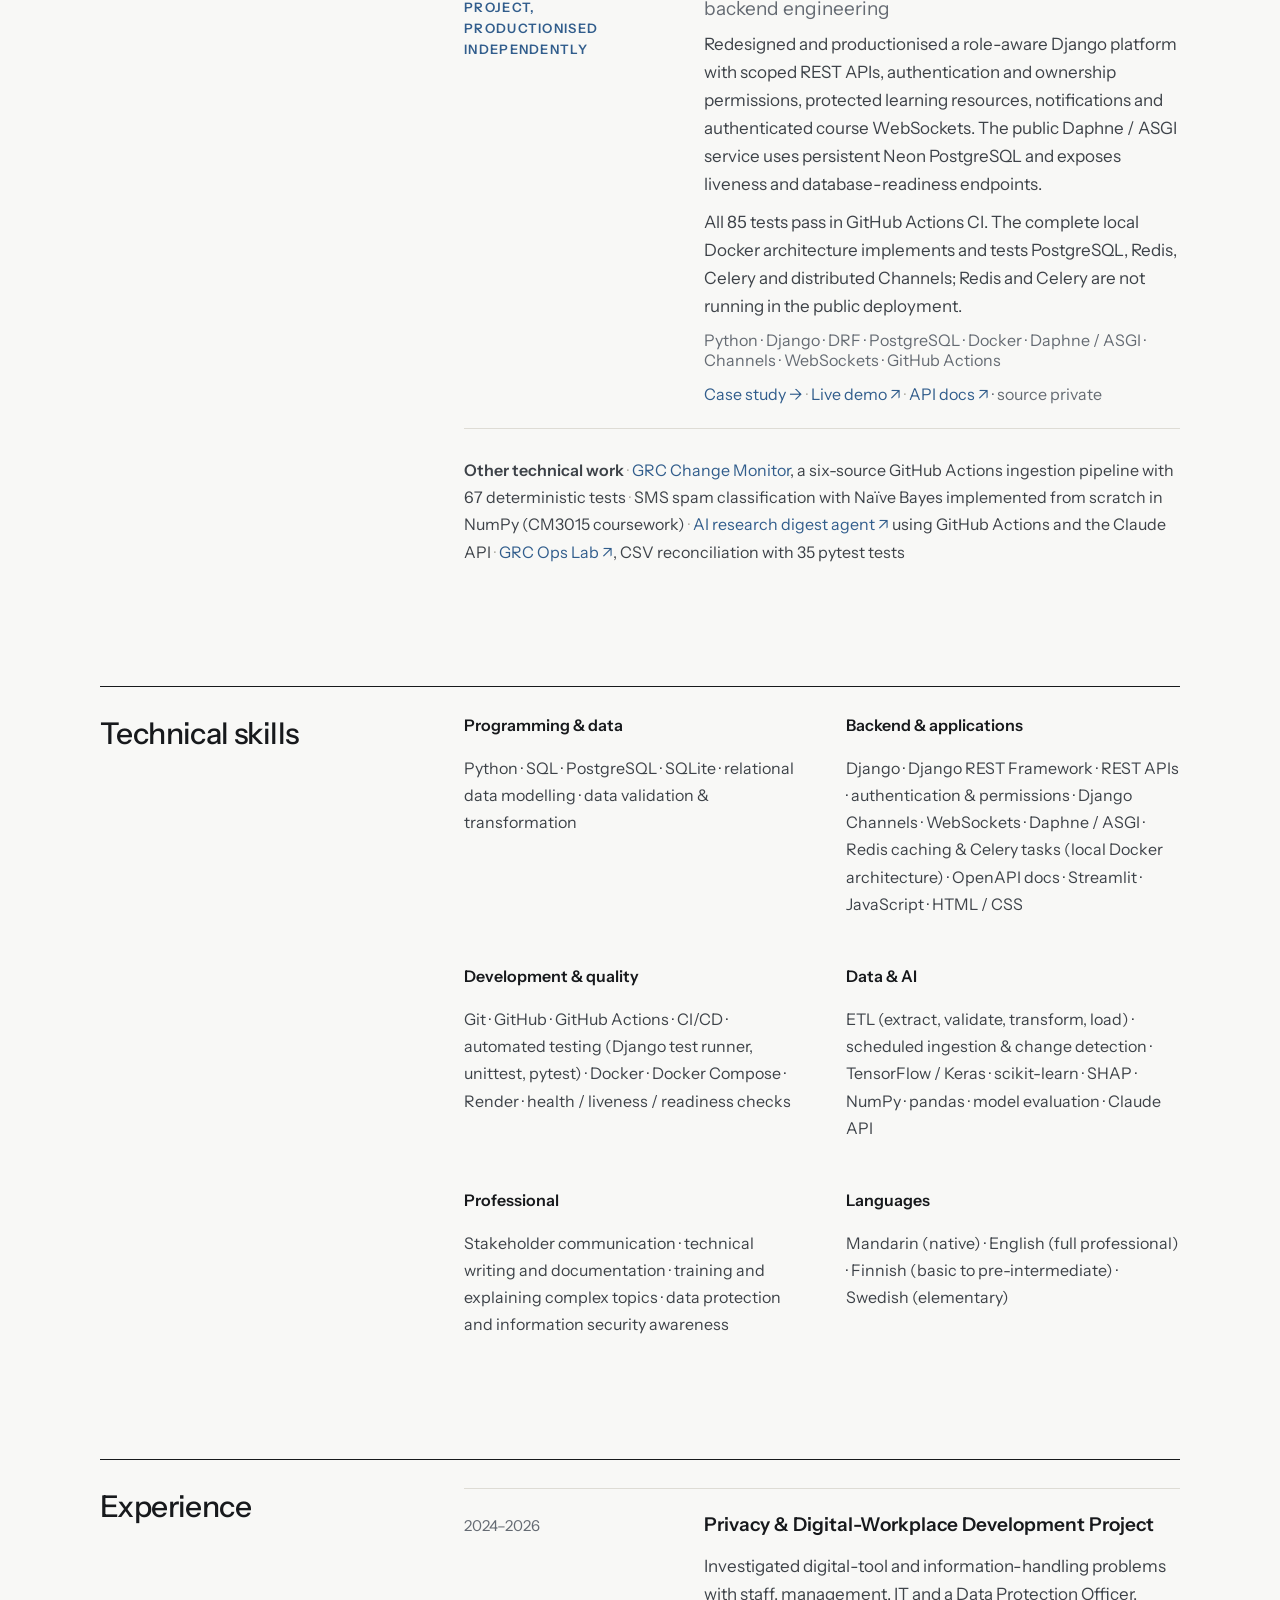
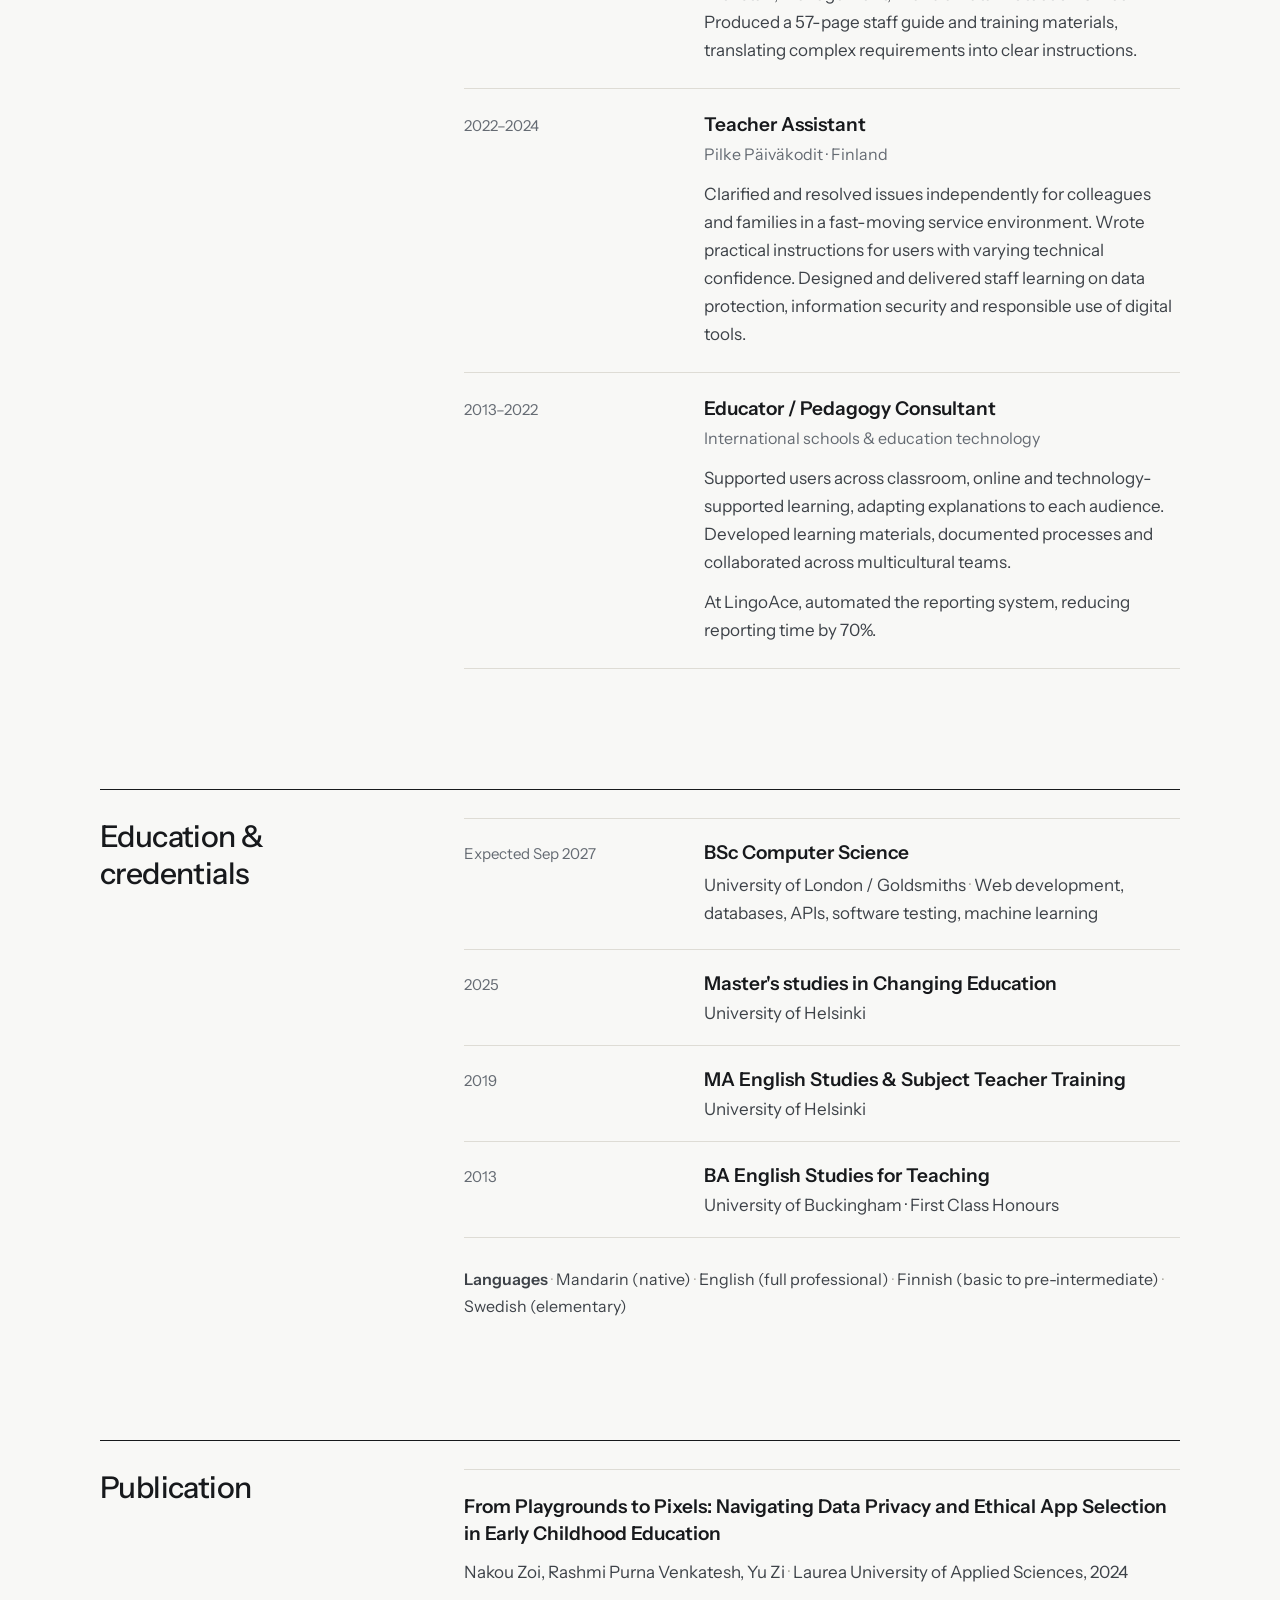
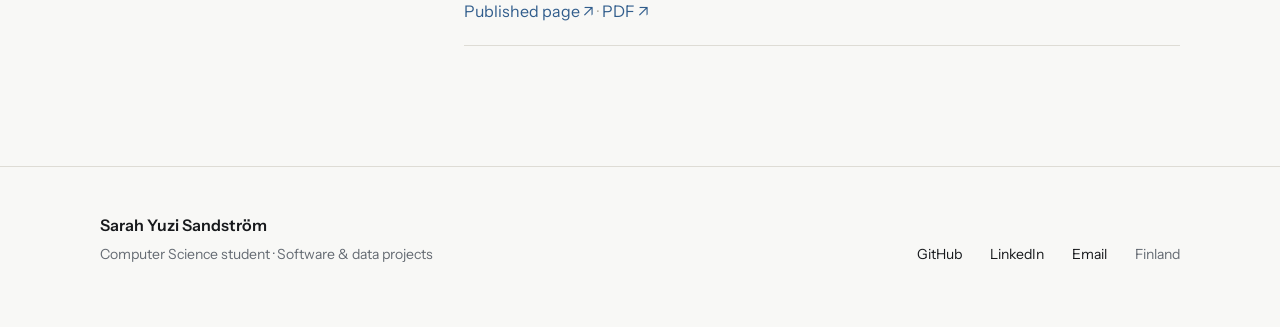
<file: cv/index.html>
<!DOCTYPE html>
<html lang="en">
<head>
<meta charset="utf-8">
<meta name="viewport" content="width=device-width, initial-scale=1">
<title>CV — Sarah Yuzi Sandström</title>
<meta name="description" content="Curriculum vitae of Sarah Yuzi Sandström — Computer Science student building software and data projects with Python, SQL, REST APIs, testing and CI.">
<link rel="icon" href="../favicon.svg" type="image/svg+xml">
<link rel="preconnect" href="https://fonts.googleapis.com">
<link rel="preconnect" href="https://fonts.gstatic.com" crossorigin>
<link href="https://fonts.googleapis.com/css2?family=Instrument+Sans:ital,wght@0,400..700;1,400..600&display=swap" rel="stylesheet">
<link rel="stylesheet" href="../styles.css">
</head>
<body>
<main class="page">

<header style="max-width: 1240px; margin: 0 auto; padding: 40px 80px; display: flex; align-items: baseline; justify-content: space-between">
<a href="../" style="font-size: 16px; font-weight: 600; color: #17191C">Sarah Yuzi Sandström</a>
<nav style="display: flex; align-items: baseline; gap: 32px; font-size: 15px">
<a href="../projects/" style="color: #17191C">Projects</a>
<a href="../devops/" style="color: #17191C">DevOps</a>
<a href="../about/" style="color: #17191C">About</a>
<a href="./" style="color: #17191C; border-bottom: 1px solid #315D8C; padding-bottom: 3px">CV</a>
<span style="width: 1px; height: 14px; background: #D8D7D1"></span>
<a href="https://github.com/yuzi2021" style="color: #656B73">GitHub</a>
<a href="https://www.linkedin.com/in/sarah-sandstr%C3%B6m-17338ab6/" style="color: #656B73">LinkedIn</a>
</nav>
</header>
<div style="max-width: 1240px; margin: 0 auto; padding: 88px 80px 112px">
<h1 style="margin: 0; font-size: 68px; font-weight: 500; letter-spacing: -0.03em; line-height: 1">CV</h1>
<p style="margin: 36px 0 0; max-width: 700px; font-size: 19px; line-height: 1.7; color: #3D4248">Computer Science student building software and data projects since 2023 — Python, SQL, relational databases, REST APIs, validated data pipelines, automated testing and CI — after an established career in education.</p>
<div style="margin-top: 36px"><a href="../documents/Sarah_Sandstrom_CV.pdf" download style="display: inline-block; padding: 14px 24px; background: #315D8C; color: #F8F8F6; font-size: 16px; font-weight: 500; border-radius: 3px">Download PDF ↓</a></div>
<dl style="margin: 56px 0 0; display: grid; gap: 14px; max-width: 520px">
<div style="display: grid; grid-template-columns: 120px minmax(0, 1fr); gap: 24px; align-items: baseline">
<dt style="font-size: 11px; font-weight: 600; letter-spacing: 0.1em; text-transform: uppercase; color: #656B73">Based in</dt>
<dd style="margin: 0; font-size: 16px; color: #17191C">Kauniainen, Finland <span style="color: #656B73">· permanent Finnish residency</span></dd>
</div>
<div style="display: grid; grid-template-columns: 120px minmax(0, 1fr); gap: 24px; align-items: baseline">
<dt style="font-size: 11px; font-weight: 600; letter-spacing: 0.1em; text-transform: uppercase; color: #656B73">Email</dt>
<dd style="margin: 0; font-size: 16px"><a href="mailto:sarahyuzisandstrom@gmail.com">sarahyuzisandstrom@gmail.com</a></dd>
</div>
<div style="display: grid; grid-template-columns: 120px minmax(0, 1fr); gap: 24px; align-items: baseline">
<dt style="font-size: 11px; font-weight: 600; letter-spacing: 0.1em; text-transform: uppercase; color: #656B73">Phone</dt>
<dd style="margin: 0; font-size: 16px"><a href="tel:+358451029420">+358 45 102 9420</a></dd>
</div>
<div style="display: grid; grid-template-columns: 120px minmax(0, 1fr); gap: 24px; align-items: baseline">
<dt style="font-size: 11px; font-weight: 600; letter-spacing: 0.1em; text-transform: uppercase; color: #656B73">Profiles</dt>
<dd style="margin: 0; font-size: 16px"><a href="https://github.com/yuzi2021">GitHub</a> <span style="color: #B4B2A9">·</span> <a href="https://www.linkedin.com/in/sarah-sandstr%C3%B6m-17338ab6/">LinkedIn</a></dd>
</div>
</dl>
</div>
<div style="max-width: 1240px; margin: 0 auto; padding: 0 80px 120px">
<div style="border-top: 1px solid #17191C; padding-top: 28px; display: grid; grid-template-columns: 300px minmax(0, 1fr); gap: 64px">
<h2 style="margin: 0; font-size: 30px; font-weight: 500; letter-spacing: -0.02em">Selected projects</h2>
<div style="max-width: 760px">
<div style="display: grid; grid-template-columns: 200px minmax(0, 1fr); gap: 40px; align-items: baseline; padding: 24px 0; border-top: 1px solid #DEDCD5">
<p style="margin: 0; font-size: 13px; font-weight: 600; letter-spacing: 0.1em; text-transform: uppercase; color: #315D8C; line-height: 1.6">2026 · Coursework,<br/>extended independently</p>
<div>
<p style="margin: 0; font-size: 19px; font-weight: 600">SkillPath Navigator <span style="font-weight: 400; color: #656B73">· data pipeline &amp; REST API</span></p>
<p style="margin: 10px 0 0; font-size: 17px; line-height: 1.65; color: #3D4248">Django REST Framework API over 464 job postings, 319 skills and 5,845 job–skill relationships. Built an extract → validate → transform → load command that rejects malformed rows, conflicting duplicates and broken cross-file references before an atomic, repeatable load. Runs on SQLite or PostgreSQL; 44 passing tests run in GitHub Actions against PostgreSQL 16; Docker Compose for development; public demo deployed on Render.</p>
<p style="margin: 10px 0 0; font-size: 16px; color: #656B73">Python · Django · DRF · SQL · PostgreSQL · SQLite · GitHub Actions · Docker Compose · Render</p>
<p style="margin: 14px 0 0; font-size: 16px"><a href="../projects/skillpath/">Case study →</a> <span style="color: #B4B2A9">·</span> <a href="https://skillpath-navigator-bji1.onrender.com/app/">Live demo ↗</a> <span style="color: #656B73">· source private</span></p>
</div>
</div>
<div style="display: grid; grid-template-columns: 200px minmax(0, 1fr); gap: 40px; align-items: baseline; padding: 24px 0; border-top: 1px solid #DEDCD5">
<p style="margin: 0; font-size: 13px; font-weight: 600; letter-spacing: 0.1em; text-transform: uppercase; color: #315D8C; line-height: 1.6">2026 · Computer Science<br/>coursework</p>
<div>
<p style="margin: 0; font-size: 19px; font-weight: 600">Phishing email classifier <span style="font-weight: 400; color: #656B73">· CM3015 Machine Learning</span></p>
<p style="margin: 10px 0 0; font-size: 17px; line-height: 1.65; color: #3D4248">Parsed the Nazario and Enron corpora into one record format, deduplicated before splitting, balanced and stratified the data, and trained TensorFlow Dense/Dropout models across three seeds. Test F1 of 0.970–0.998; SHAP attribution then showed 18 of the 25 most influential tokens in the headers model were source artifacts, and recall fell to 0.38 on other benchmark corpora.</p>
<p style="margin: 10px 0 0; font-size: 16px; color: #656B73">Python · TensorFlow / Keras · scikit-learn · SHAP · NumPy · BeautifulSoup</p>
<p style="margin: 14px 0 0; font-size: 16px"><a href="../projects/#phishing-classifier">Project summary →</a></p>
</div>
</div>
<div style="display: grid; grid-template-columns: 200px minmax(0, 1fr); gap: 40px; align-items: baseline; padding: 24px 0; border-top: 1px solid #DEDCD5; border-bottom: 1px solid #DEDCD5">
<p style="margin: 0; font-size: 13px; font-weight: 600; letter-spacing: 0.1em; text-transform: uppercase; color: #315D8C; line-height: 1.6">2026 · University project,<br/>productionised independently</p>
<div>
<p style="margin: 0; font-size: 19px; font-weight: 600">eLearning Platform <span style="font-weight: 400; color: #656B73">· full-stack learning platform &amp; backend engineering</span></p>
<p style="margin: 10px 0 0; font-size: 17px; line-height: 1.65; color: #3D4248">Redesigned and productionised a role-aware Django platform with scoped REST APIs, authentication and ownership permissions, protected learning resources, notifications and authenticated course WebSockets. The public Daphne / ASGI service uses persistent Neon PostgreSQL and exposes liveness and database-readiness endpoints.</p>
<p style="margin: 10px 0 0; font-size: 17px; line-height: 1.65; color: #3D4248">All 85 tests pass in GitHub Actions CI. The complete local Docker architecture implements and tests PostgreSQL, Redis, Celery and distributed Channels; Redis and Celery are not running in the public deployment.</p>
<p style="margin: 10px 0 0; font-size: 16px; color: #656B73">Python · Django · DRF · PostgreSQL · Docker · Daphne / ASGI · Channels · WebSockets · GitHub Actions</p>
<p style="margin: 14px 0 0; font-size: 16px"><a href="../projects/elearning/">Case study →</a> <span style="color: #B4B2A9">·</span> <a href="https://elearning-platform-demo.onrender.com">Live demo ↗</a> <span style="color: #B4B2A9">·</span> <a href="https://elearning-platform-demo.onrender.com/api-docs/">API docs ↗</a> <span style="color: #656B73">· source private</span></p>
</div>
</div>
<p style="margin: 28px 0 0; font-size: 16px; line-height: 1.7; color: #3D4248"><span style="font-weight: 600">Other technical work</span> <span style="color: #B4B2A9">·</span> <a href="../projects/#change-monitor">GRC Change Monitor</a>, a six-source GitHub Actions ingestion pipeline with 67 deterministic tests <span style="color: #B4B2A9">·</span> SMS spam classification with Naïve Bayes implemented from scratch in NumPy (CM3015 coursework) <span style="color: #B4B2A9">·</span> <a href="https://github.com/yuzi2021/ai-digest-agent-demo">AI research digest agent ↗</a> using GitHub Actions and the Claude API <span style="color: #B4B2A9">·</span> <a href="https://grc-ops-lab-we3hi8j6vqdancbne495xv.streamlit.app/">GRC Ops Lab ↗</a>, CSV reconciliation with 35 pytest tests</p>
</div>
</div>
</div>
<div style="max-width: 1240px; margin: 0 auto; padding: 0 80px 120px">
<div style="border-top: 1px solid #17191C; padding-top: 28px; display: grid; grid-template-columns: 300px minmax(0, 1fr); gap: 64px">
<h2 style="margin: 0; font-size: 30px; font-weight: 500; letter-spacing: -0.02em">Technical skills</h2>
<div style="display: grid; grid-template-columns: repeat(2, minmax(0, 1fr)); gap: 48px; max-width: 760px">
<div>
<h3 style="margin: 0 0 20px; font-size: 16px; font-weight: 600">Programming &amp; data</h3>
<p style="margin: 0; font-size: 16px; line-height: 1.7; color: #3D4248">Python · SQL · PostgreSQL · SQLite · relational data modelling · data validation &amp; transformation</p>
</div>
<div>
<h3 style="margin: 0 0 20px; font-size: 16px; font-weight: 600">Backend &amp; applications</h3>
<p style="margin: 0; font-size: 16px; line-height: 1.7; color: #3D4248">Django · Django REST Framework · REST APIs · authentication &amp; permissions · Django Channels · WebSockets · Daphne / ASGI · Redis caching &amp; Celery tasks (local Docker architecture) · OpenAPI docs · Streamlit · JavaScript · HTML / CSS</p>
</div>
<div>
<h3 style="margin: 0 0 20px; font-size: 16px; font-weight: 600">Development &amp; quality</h3>
<p style="margin: 0; font-size: 16px; line-height: 1.7; color: #3D4248">Git · GitHub · GitHub Actions · CI/CD · automated testing (Django test runner, unittest, pytest) · Docker · Docker Compose · Render · health / liveness / readiness checks</p>
</div>
<div>
<h3 style="margin: 0 0 20px; font-size: 16px; font-weight: 600">Data &amp; AI</h3>
<p style="margin: 0; font-size: 16px; line-height: 1.7; color: #3D4248">ETL (extract, validate, transform, load) · scheduled ingestion &amp; change detection · TensorFlow / Keras · scikit-learn · SHAP · NumPy · pandas · model evaluation · Claude API</p>
</div>
<div>
<h3 style="margin: 0 0 20px; font-size: 16px; font-weight: 600">Professional</h3>
<p style="margin: 0; font-size: 16px; line-height: 1.7; color: #3D4248">Stakeholder communication · technical writing and documentation · training and explaining complex topics · data protection and information security awareness</p>
</div>
<div>
<h3 style="margin: 0 0 20px; font-size: 16px; font-weight: 600">Languages</h3>
<p style="margin: 0; font-size: 16px; line-height: 1.7; color: #3D4248">Mandarin (native) · English (full professional) · Finnish (basic to pre-intermediate) · Swedish (elementary)</p>
</div>
</div>
</div>
</div>
<div style="max-width: 1240px; margin: 0 auto; padding: 0 80px 120px">
<div style="border-top: 1px solid #17191C; padding-top: 28px; display: grid; grid-template-columns: 300px minmax(0, 1fr); gap: 64px">
<h2 style="margin: 0; font-size: 30px; font-weight: 500; letter-spacing: -0.02em">Experience</h2>
<div style="max-width: 760px">
<div style="display: grid; grid-template-columns: 200px minmax(0, 1fr); gap: 40px; align-items: baseline; padding: 24px 0; border-top: 1px solid #DEDCD5">
<p style="margin: 0; font-size: 15px; color: #656B73">2024–2026</p>
<div>
<p style="margin: 0; font-size: 19px; font-weight: 600">Privacy &amp; Digital-Workplace Development Project</p>
<p style="margin: 16px 0 0; font-size: 17px; line-height: 1.65; color: #3D4248">Investigated digital-tool and information-handling problems with staff, management, IT and a Data Protection Officer. Produced a 57-page staff guide and training materials, translating complex requirements into clear instructions.</p>
</div>
</div>
<div style="display: grid; grid-template-columns: 200px minmax(0, 1fr); gap: 40px; align-items: baseline; padding: 24px 0; border-top: 1px solid #DEDCD5">
<p style="margin: 0; font-size: 15px; color: #656B73">2022–2024</p>
<div>
<p style="margin: 0; font-size: 19px; font-weight: 600">Teacher Assistant</p>
<p style="margin: 8px 0 0; font-size: 16px; color: #656B73">Pilke Päiväkodit · Finland</p>
<p style="margin: 16px 0 0; font-size: 17px; line-height: 1.65; color: #3D4248">Clarified and resolved issues independently for colleagues and families in a fast-moving service environment. Wrote practical instructions for users with varying technical confidence. Designed and delivered staff learning on data protection, information security and responsible use of digital tools.</p>
</div>
</div>
<div style="display: grid; grid-template-columns: 200px minmax(0, 1fr); gap: 40px; align-items: baseline; padding: 24px 0; border-top: 1px solid #DEDCD5; border-bottom: 1px solid #DEDCD5">
<p style="margin: 0; font-size: 15px; color: #656B73">2013–2022</p>
<div>
<p style="margin: 0; font-size: 19px; font-weight: 600">Educator / Pedagogy Consultant</p>
<p style="margin: 8px 0 0; font-size: 16px; color: #656B73">International schools &amp; education technology</p>
<p style="margin: 16px 0 0; font-size: 17px; line-height: 1.65; color: #3D4248">Supported users across classroom, online and technology-supported learning, adapting explanations to each audience. Developed learning materials, documented processes and collaborated across multicultural teams.</p>
<p style="margin: 12px 0 0; font-size: 17px; line-height: 1.65; color: #3D4248">At LingoAce, automated the reporting system, reducing reporting time by 70%.</p>
</div>
</div>
</div>
</div>
</div>
<div style="max-width: 1240px; margin: 0 auto; padding: 0 80px 120px">
<div style="border-top: 1px solid #17191C; padding-top: 28px; display: grid; grid-template-columns: 300px minmax(0, 1fr); gap: 64px">
<h2 style="margin: 0; font-size: 30px; font-weight: 500; letter-spacing: -0.02em">Education &amp; credentials</h2>
<div style="max-width: 760px">
<div style="display: grid; grid-template-columns: 200px minmax(0, 1fr); gap: 40px; align-items: baseline; padding: 22px 0; border-top: 1px solid #DEDCD5">
<p style="margin: 0; font-size: 15px; color: #656B73">Expected Sep 2027</p>
<div>
<p style="margin: 0; font-size: 19px; font-weight: 600">BSc Computer Science</p>
<p style="margin: 8px 0 0; font-size: 17px; line-height: 1.6; color: #3D4248">University of London / Goldsmiths <span style="color: #B4B2A9">·</span> Web development, databases, APIs, software testing, machine learning</p>
</div>
</div>
<div style="display: grid; grid-template-columns: 200px minmax(0, 1fr); gap: 40px; align-items: baseline; padding: 22px 0; border-top: 1px solid #DEDCD5">
<p style="margin: 0; font-size: 15px; color: #656B73">2025</p>
<div>
<p style="margin: 0; font-size: 19px; font-weight: 600">Master's studies in Changing Education</p>
<p style="margin: 8px 0 0; font-size: 17px; color: #3D4248">University of Helsinki</p>
</div>
</div>
<div style="display: grid; grid-template-columns: 200px minmax(0, 1fr); gap: 40px; align-items: baseline; padding: 22px 0; border-top: 1px solid #DEDCD5">
<p style="margin: 0; font-size: 15px; color: #656B73">2019</p>
<div>
<p style="margin: 0; font-size: 19px; font-weight: 600">MA English Studies &amp; Subject Teacher Training</p>
<p style="margin: 8px 0 0; font-size: 17px; color: #3D4248">University of Helsinki</p>
</div>
</div>
<div style="display: grid; grid-template-columns: 200px minmax(0, 1fr); gap: 40px; align-items: baseline; padding: 22px 0; border-top: 1px solid #DEDCD5; border-bottom: 1px solid #DEDCD5">
<p style="margin: 0; font-size: 15px; color: #656B73">2013</p>
<div>
<p style="margin: 0; font-size: 19px; font-weight: 600">BA English Studies for Teaching</p>
<p style="margin: 8px 0 0; font-size: 17px; color: #3D4248">University of Buckingham · First Class Honours</p>
</div>
</div>
<p style="margin: 28px 0 0; font-size: 16px; line-height: 1.7; color: #3D4248"><span style="font-weight: 600">Languages</span> <span style="color: #B4B2A9">·</span> Mandarin (native) <span style="color: #B4B2A9">·</span> English (full professional) <span style="color: #B4B2A9">·</span> Finnish (basic to pre-intermediate) <span style="color: #B4B2A9">·</span> Swedish (elementary)</p>
</div>
</div>
</div>
<div style="max-width: 1240px; margin: 0 auto; padding: 0 80px 120px">
<div style="border-top: 1px solid #17191C; padding-top: 28px; display: grid; grid-template-columns: 300px minmax(0, 1fr); gap: 64px">
<h2 style="margin: 0; font-size: 30px; font-weight: 500; letter-spacing: -0.02em">Publication</h2>
<div style="max-width: 760px; border-top: 1px solid #DEDCD5; border-bottom: 1px solid #DEDCD5; padding: 24px 0">
<p style="margin: 0; font-size: 19px; font-weight: 600; line-height: 1.4">From Playgrounds to Pixels: Navigating Data Privacy and Ethical App Selection in Early Childhood Education</p>
<p style="margin: 12px 0 0; font-size: 17px; line-height: 1.6; color: #3D4248">Nakou Zoi, Rashmi Purna Venkatesh, Yu Zi <span style="color: #B4B2A9">·</span> Laurea University of Applied Sciences, 2024</p>
<p style="margin: 14px 0 0; font-size: 16px"><a href="https://www.theseus.fi/items/0a0d6240-02af-46a7-a733-f4bae8005e5d">Published page ↗</a> <span style="color: #B4B2A9">·</span> <a href="https://www.theseus.fi/bitstream/10024/859284/4/Venkatesh_Zi_Zoi.pdf">PDF ↗</a></p>
</div>
</div>
</div>
<footer style="border-top: 1px solid #DEDCD5">
<div style="max-width: 1240px; margin: 0 auto; padding: 48px 80px 64px; display: flex; align-items: flex-end; justify-content: space-between; gap: 48px">
<div>
<p style="margin: 0; font-size: 16px; font-weight: 600">Sarah Yuzi Sandström</p>
<p style="margin: 10px 0 0; font-size: 14px; color: #656B73">Computer Science student · Software &amp; data projects</p>
</div>
<div style="display: flex; align-items: baseline; gap: 28px; font-size: 14px">
<a href="https://github.com/yuzi2021" style="color: #17191C">GitHub</a>
<a href="https://www.linkedin.com/in/sarah-sandstr%C3%B6m-17338ab6/" style="color: #17191C">LinkedIn</a>
<a href="mailto:sarahyuzisandstrom@gmail.com" style="color: #17191C">Email</a>
<span style="color: #656B73">Finland</span>
</div>
</div>
</footer>

</main>
</body>
</html>
</file>
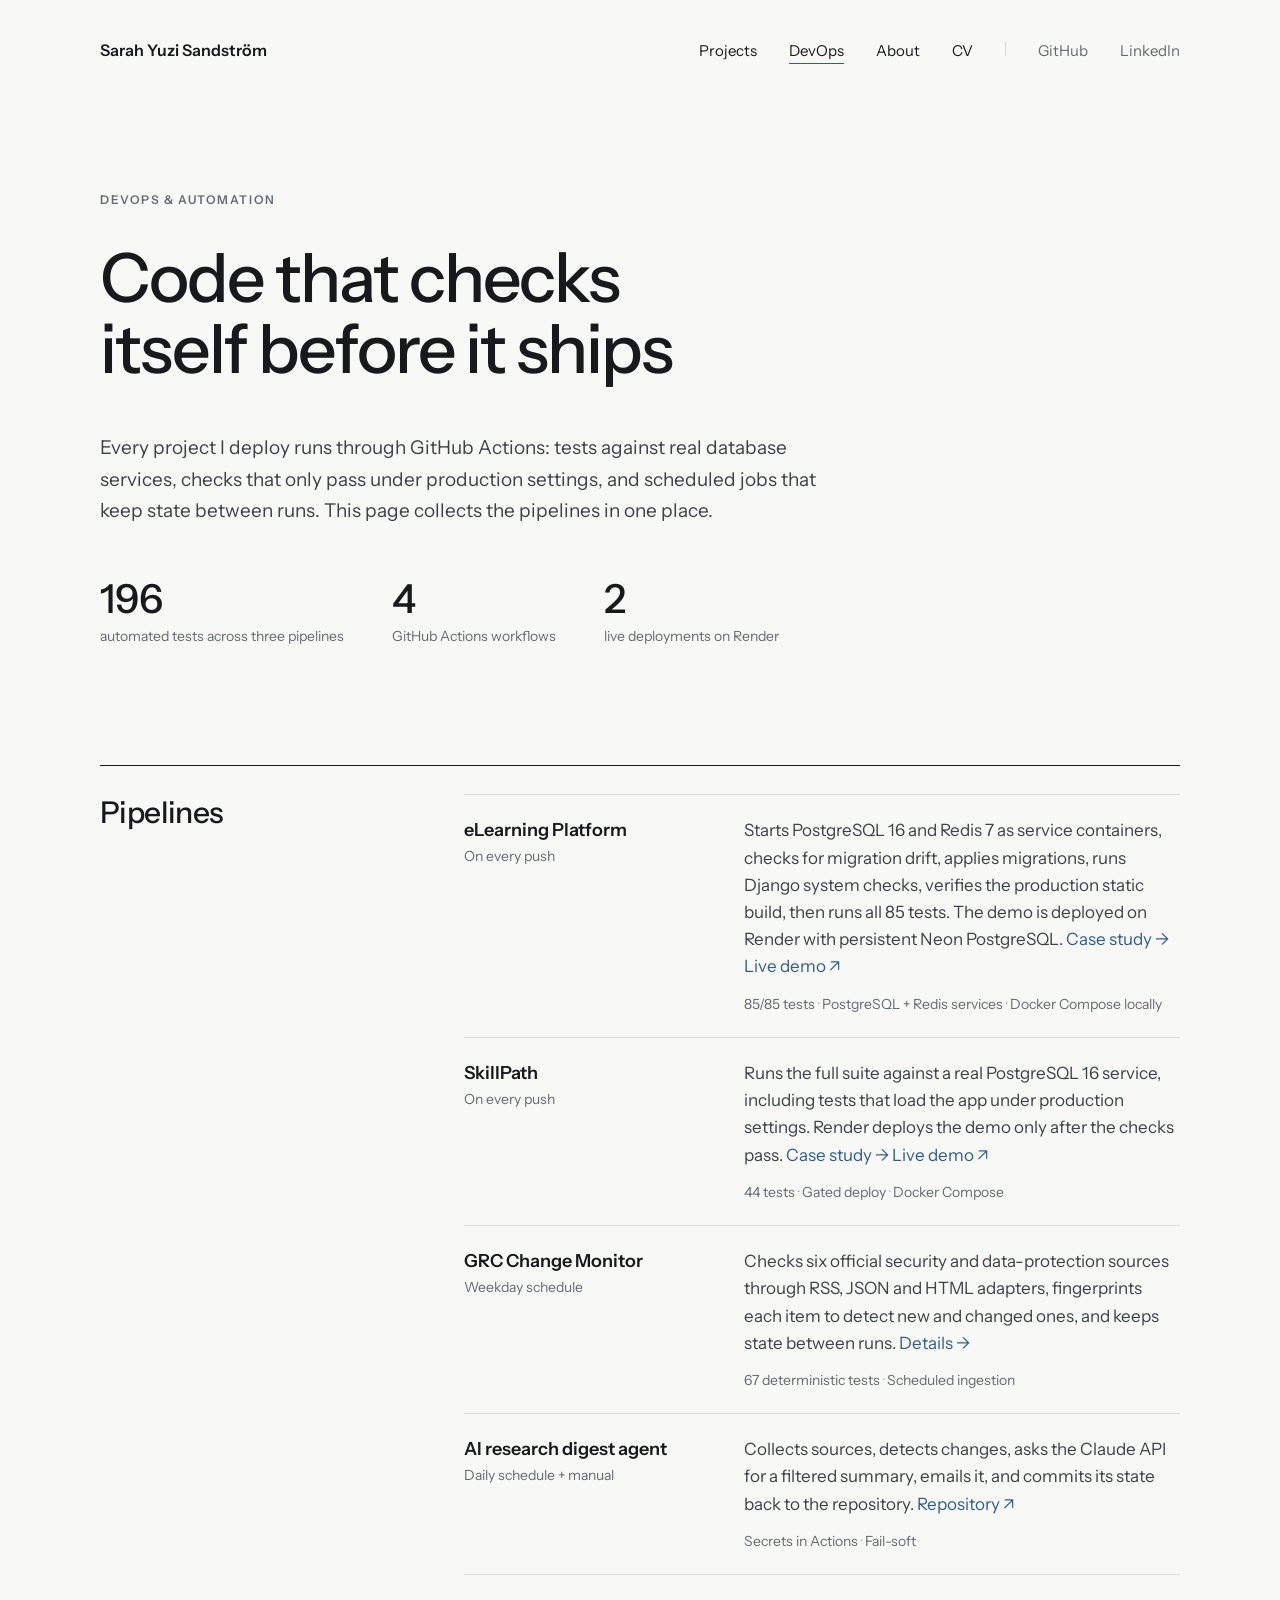
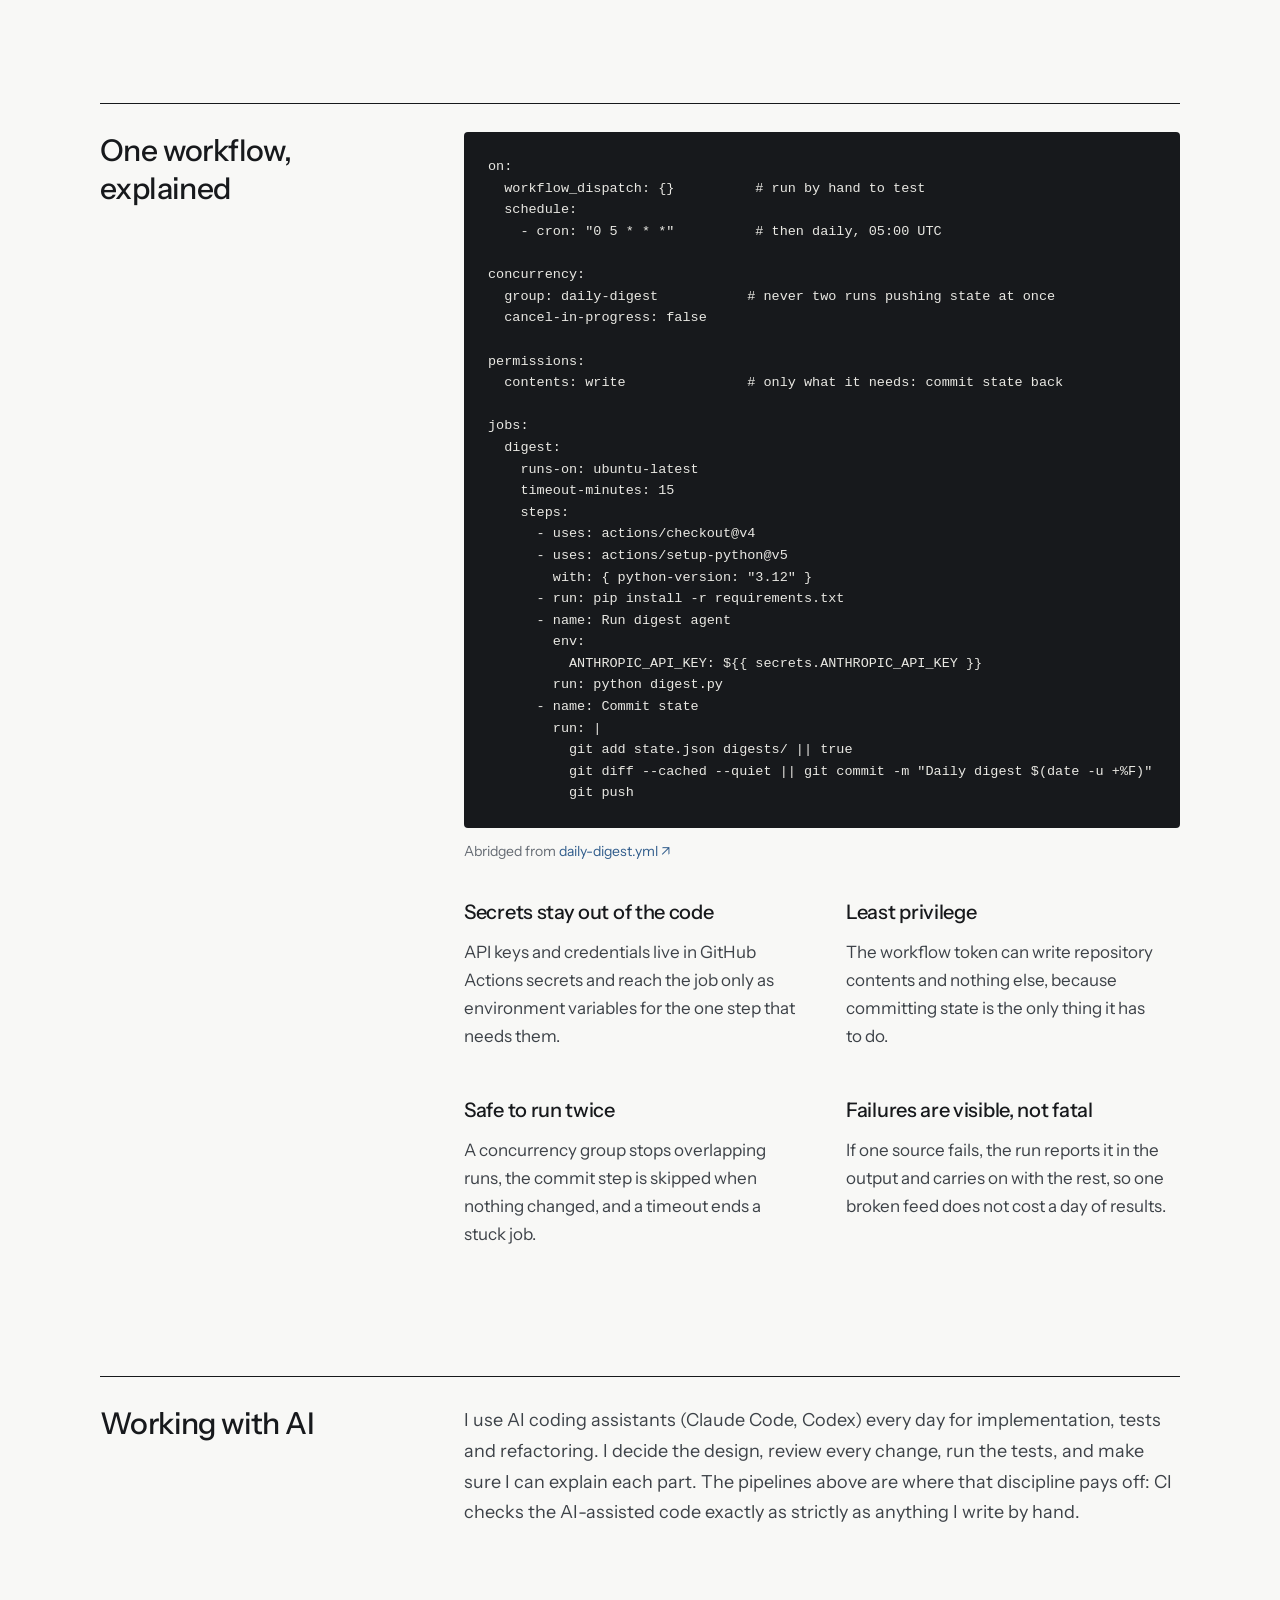
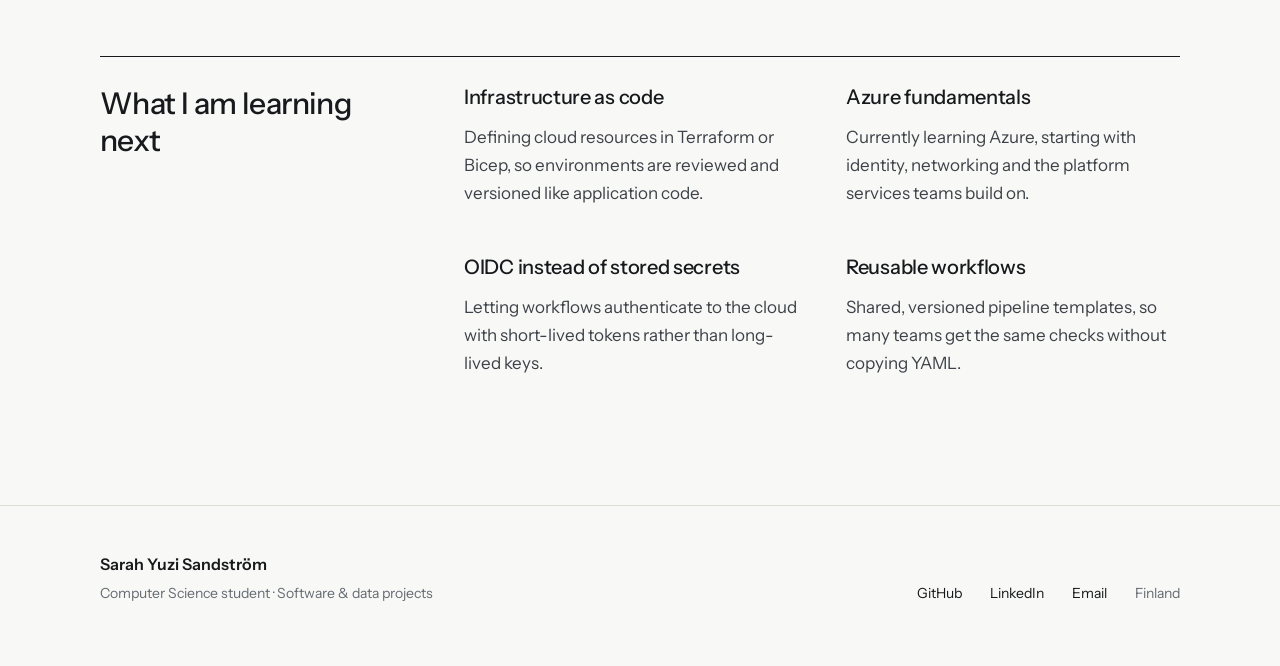
<file: devops/index.html>
<!DOCTYPE html>
<html lang="en">
<head>
<meta charset="utf-8">
<meta name="viewport" content="width=device-width, initial-scale=1">
<title>DevOps &amp; automation — Sarah Yuzi Sandström</title>
<meta name="description" content="The pipelines behind my projects: what triggers them, what they check, and how they deploy.">
<link rel="icon" href="../favicon.svg" type="image/svg+xml">
<link rel="preconnect" href="https://fonts.googleapis.com">
<link rel="preconnect" href="https://fonts.gstatic.com" crossorigin>
<link href="https://fonts.googleapis.com/css2?family=Instrument+Sans:ital,wght@0,400..700;1,400..600&display=swap" rel="stylesheet">
<link rel="stylesheet" href="../styles.css">
</head>
<body>
<main class="page">

<body>
<main class="page">
<header style="max-width: 1240px; margin: 0 auto; padding: 40px 80px; display: flex; align-items: baseline; justify-content: space-between">
<a href="../" style="font-size: 16px; font-weight: 600; color: #17191C">Sarah Yuzi Sandström</a>
<nav style="display: flex; align-items: baseline; gap: 32px; font-size: 15px">
<a href="../projects/" style="color: #17191C">Projects</a>
<a href="./" style="color: #17191C; border-bottom: 1px solid #315D8C; padding-bottom: 3px">DevOps</a>
<a href="../about/" style="color: #17191C">About</a>
<a href="../cv/" style="color: #17191C">CV</a>
<span style="width: 1px; height: 14px; background: #D8D7D1"></span>
<a href="https://github.com/yuzi2021" style="color: #656B73">GitHub</a>
<a href="https://www.linkedin.com/in/sarah-sandstr%C3%B6m-17338ab6/" style="color: #656B73">LinkedIn</a>
</nav>
</header><div style="max-width: 1240px; margin: 0 auto; padding: 88px 80px 120px">
<p style="margin: 0 0 36px; font-size: 12px; font-weight: 600; letter-spacing: 0.13em; text-transform: uppercase; color: #656B73">DevOps &amp; automation</p>
<h1 style="margin: 0; max-width: 980px; font-size: 68px; font-weight: 500; letter-spacing: -0.03em; line-height: 1.04; text-wrap: balance">Code that checks itself before it ships</h1>
<p style="margin: 48px 0 0; max-width: 720px; font-size: 19px; line-height: 1.65; color: #3D4248; text-wrap: pretty">Every project I deploy runs through GitHub Actions: tests against real database services, checks that only pass under production settings, and scheduled jobs that keep state between runs. This page collects the pipelines in one place.</p>
<div style="margin-top: 48px; display: flex; gap: 48px; flex-wrap: wrap">
<div><p style="margin:0; font-size: 40px; font-weight: 500; letter-spacing: -0.02em">196</p><p style="margin: 4px 0 0; font-size: 14px; color: #656B73">automated tests across three pipelines</p></div>
<div><p style="margin:0; font-size: 40px; font-weight: 500; letter-spacing: -0.02em">4</p><p style="margin: 4px 0 0; font-size: 14px; color: #656B73">GitHub Actions workflows</p></div>
<div><p style="margin:0; font-size: 40px; font-weight: 500; letter-spacing: -0.02em">2</p><p style="margin: 4px 0 0; font-size: 14px; color: #656B73">live deployments on Render</p></div>
</div></div><div style="max-width: 1240px; margin: 0 auto; padding: 0 80px 128px">
<div style="border-top: 1px solid #17191C; padding-top: 28px; display: grid; grid-template-columns: 300px minmax(0, 1fr); gap: 64px">
<h2 style="margin: 0; font-size: 30px; font-weight: 500; letter-spacing: -0.02em; line-height: 1.25">Pipelines</h2>
<div style="max-width: 760px; min-width: 0"><div style="display: grid; grid-template-columns: 240px minmax(0, 1fr); gap: 40px; align-items: baseline; padding: 22px 0; border-top: 1px solid #DEDCD5">
<div><p style="margin: 0; font-size: 18px; font-weight: 600">eLearning Platform</p><p style="margin: 6px 0 0; font-size: 14px; color: #656B73">On every push</p></div>
<div style="margin: 0; font-size: 17px; line-height: 1.6; color: #3D4248"><p style="margin:0">Starts PostgreSQL 16 and Redis 7 as service containers, checks for migration drift, applies migrations, runs Django system checks, verifies the production static build, then runs all 85 tests. The demo is deployed on Render with persistent Neon PostgreSQL. <a href="../projects/elearning/">Case study →</a> <a href="https://elearning-platform-demo.onrender.com/">Live demo ↗</a></p><p style="margin: 12px 0 0; font-size: 14px; color: #656B73">85/85 tests <span style="color: #B4B2A9">·</span> PostgreSQL + Redis services <span style="color: #B4B2A9">·</span> Docker Compose locally</p></div></div><div style="display: grid; grid-template-columns: 240px minmax(0, 1fr); gap: 40px; align-items: baseline; padding: 22px 0; border-top: 1px solid #DEDCD5">
<div><p style="margin: 0; font-size: 18px; font-weight: 600">SkillPath</p><p style="margin: 6px 0 0; font-size: 14px; color: #656B73">On every push</p></div>
<div style="margin: 0; font-size: 17px; line-height: 1.6; color: #3D4248"><p style="margin:0">Runs the full suite against a real PostgreSQL 16 service, including tests that load the app under production settings. Render deploys the demo only after the checks pass. <a href="../projects/skillpath/">Case study →</a> <a href="https://skillpath-navigator-bji1.onrender.com/app/">Live demo ↗</a></p><p style="margin: 12px 0 0; font-size: 14px; color: #656B73">44 tests <span style="color: #B4B2A9">·</span> Gated deploy <span style="color: #B4B2A9">·</span> Docker Compose</p></div></div><div style="display: grid; grid-template-columns: 240px minmax(0, 1fr); gap: 40px; align-items: baseline; padding: 22px 0; border-top: 1px solid #DEDCD5">
<div><p style="margin: 0; font-size: 18px; font-weight: 600">GRC Change Monitor</p><p style="margin: 6px 0 0; font-size: 14px; color: #656B73">Weekday schedule</p></div>
<div style="margin: 0; font-size: 17px; line-height: 1.6; color: #3D4248"><p style="margin:0">Checks six official security and data-protection sources through RSS, JSON and HTML adapters, fingerprints each item to detect new and changed ones, and keeps state between runs. <a href="../projects/#change-monitor">Details →</a></p><p style="margin: 12px 0 0; font-size: 14px; color: #656B73">67 deterministic tests <span style="color: #B4B2A9">·</span> Scheduled ingestion</p></div></div><div style="display: grid; grid-template-columns: 240px minmax(0, 1fr); gap: 40px; align-items: baseline; padding: 22px 0; border-top: 1px solid #DEDCD5; border-bottom: 1px solid #DEDCD5">
<div><p style="margin: 0; font-size: 18px; font-weight: 600">AI research digest agent</p><p style="margin: 6px 0 0; font-size: 14px; color: #656B73">Daily schedule + manual</p></div>
<div style="margin: 0; font-size: 17px; line-height: 1.6; color: #3D4248"><p style="margin:0">Collects sources, detects changes, asks the Claude API for a filtered summary, emails it, and commits its state back to the repository. <a href="https://github.com/yuzi2021/ai-digest-agent-demo">Repository ↗</a></p><p style="margin: 12px 0 0; font-size: 14px; color: #656B73">Secrets in Actions <span style="color: #B4B2A9">·</span> Fail-soft</p></div></div></div></div></div><div style="max-width: 1240px; margin: 0 auto; padding: 0 80px 128px">
<div style="border-top: 1px solid #17191C; padding-top: 28px; display: grid; grid-template-columns: 300px minmax(0, 1fr); gap: 64px">
<h2 style="margin: 0; font-size: 30px; font-weight: 500; letter-spacing: -0.02em; line-height: 1.25">One workflow, explained</h2>
<div style="max-width: 760px; min-width: 0"><pre style="margin: 0; padding: 24px; background: #17191C; color: #E9E8E3; border-radius: 4px; font-size: 13.5px; line-height: 1.6; overflow-x: auto; font-family: ui-monospace, SFMono-Regular, Menlo, Consolas, monospace">on:
  workflow_dispatch: {}          # run by hand to test
  schedule:
    - cron: "0 5 * * *"          # then daily, 05:00 UTC

concurrency:
  group: daily-digest           # never two runs pushing state at once
  cancel-in-progress: false

permissions:
  contents: write               # only what it needs: commit state back

jobs:
  digest:
    runs-on: ubuntu-latest
    timeout-minutes: 15
    steps:
      - uses: actions/checkout@v4
      - uses: actions/setup-python@v5
        with: { python-version: "3.12" }
      - run: pip install -r requirements.txt
      - name: Run digest agent
        env:
          ANTHROPIC_API_KEY: ${{ secrets.ANTHROPIC_API_KEY }}
        run: python digest.py
      - name: Commit state
        run: |
          git add state.json digests/ || true
          git diff --cached --quiet || git commit -m "Daily digest $(date -u +%F)"
          git push</pre><p style="margin: 14px 0 40px; font-size: 14px; color: #656B73">Abridged from <a href="https://github.com/yuzi2021/ai-digest-agent-demo/blob/main/.github/workflows/daily-digest.yml">daily-digest.yml ↗</a></p><div style="display: grid; grid-template-columns: repeat(2, minmax(0, 1fr)); gap: 48px"><div><h3 style="margin: 0 0 14px; font-size: 20px; font-weight: 500; letter-spacing: -0.015em">Secrets stay out of the code</h3><p style="margin: 0; font-size: 17px; line-height: 1.65; color: #3D4248; text-wrap: pretty">API keys and credentials live in GitHub Actions secrets and reach the job only as environment variables for the one step that needs them.</p></div><div><h3 style="margin: 0 0 14px; font-size: 20px; font-weight: 500; letter-spacing: -0.015em">Least privilege</h3><p style="margin: 0; font-size: 17px; line-height: 1.65; color: #3D4248; text-wrap: pretty">The workflow token can write repository contents and nothing else, because committing state is the only thing it has to do.</p></div><div><h3 style="margin: 0 0 14px; font-size: 20px; font-weight: 500; letter-spacing: -0.015em">Safe to run twice</h3><p style="margin: 0; font-size: 17px; line-height: 1.65; color: #3D4248; text-wrap: pretty">A concurrency group stops overlapping runs, the commit step is skipped when nothing changed, and a timeout ends a stuck job.</p></div><div><h3 style="margin: 0 0 14px; font-size: 20px; font-weight: 500; letter-spacing: -0.015em">Failures are visible, not fatal</h3><p style="margin: 0; font-size: 17px; line-height: 1.65; color: #3D4248; text-wrap: pretty">If one source fails, the run reports it in the output and carries on with the rest, so one broken feed does not cost a day of results.</p></div></div></div></div></div><div style="max-width: 1240px; margin: 0 auto; padding: 0 80px 128px">
<div style="border-top: 1px solid #17191C; padding-top: 28px; display: grid; grid-template-columns: 300px minmax(0, 1fr); gap: 64px">
<h2 style="margin: 0; font-size: 30px; font-weight: 500; letter-spacing: -0.02em; line-height: 1.25">Working with AI</h2>
<div style="max-width: 760px; min-width: 0"><p style="margin: 0; font-size: 17px; line-height: 1.6; color: #3D4248; font-size: 18px; line-height: 1.7">I use AI coding assistants (Claude Code, Codex) every day for implementation, tests and refactoring. I decide the design, review every change, run the tests, and make sure I can explain each part. The pipelines above are where that discipline pays off: CI checks the AI-assisted code exactly as strictly as anything I write by hand.</p></div></div></div><div style="max-width: 1240px; margin: 0 auto; padding: 0 80px 128px">
<div style="border-top: 1px solid #17191C; padding-top: 28px; display: grid; grid-template-columns: 300px minmax(0, 1fr); gap: 64px">
<h2 style="margin: 0; font-size: 30px; font-weight: 500; letter-spacing: -0.02em; line-height: 1.25">What I am learning next</h2>
<div style="max-width: 760px; min-width: 0"><div style="display: grid; grid-template-columns: repeat(2, minmax(0, 1fr)); gap: 48px"><div><h3 style="margin: 0 0 14px; font-size: 20px; font-weight: 500; letter-spacing: -0.015em">Infrastructure as code</h3><p style="margin: 0; font-size: 17px; line-height: 1.65; color: #3D4248; text-wrap: pretty">Defining cloud resources in Terraform or Bicep, so environments are reviewed and versioned like application code.</p></div><div><h3 style="margin: 0 0 14px; font-size: 20px; font-weight: 500; letter-spacing: -0.015em">Azure fundamentals</h3><p style="margin: 0; font-size: 17px; line-height: 1.65; color: #3D4248; text-wrap: pretty">Currently learning Azure, starting with identity, networking and the platform services teams build on.</p></div><div><h3 style="margin: 0 0 14px; font-size: 20px; font-weight: 500; letter-spacing: -0.015em">OIDC instead of stored secrets</h3><p style="margin: 0; font-size: 17px; line-height: 1.65; color: #3D4248; text-wrap: pretty">Letting workflows authenticate to the cloud with short-lived tokens rather than long-lived keys.</p></div><div><h3 style="margin: 0 0 14px; font-size: 20px; font-weight: 500; letter-spacing: -0.015em">Reusable workflows</h3><p style="margin: 0; font-size: 17px; line-height: 1.65; color: #3D4248; text-wrap: pretty">Shared, versioned pipeline templates, so many teams get the same checks without copying YAML.</p></div></div></div></div></div><footer style="border-top: 1px solid #DEDCD5">
<div style="max-width: 1240px; margin: 0 auto; padding: 48px 80px 64px; display: flex; align-items: flex-end; justify-content: space-between; gap: 48px">
<div>
<p style="margin: 0; font-size: 16px; font-weight: 600">Sarah Yuzi Sandström</p>
<p style="margin: 10px 0 0; font-size: 14px; color: #656B73">Computer Science student · Software &amp; data projects</p>
</div>
<div style="display: flex; align-items: baseline; gap: 28px; font-size: 14px">
<a href="https://github.com/yuzi2021" style="color: #17191C">GitHub</a>
<a href="https://www.linkedin.com/in/sarah-sandstr%C3%B6m-17338ab6/" style="color: #17191C">LinkedIn</a>
<a href="mailto:sarahyuzisandstrom@gmail.com" style="color: #17191C">Email</a>
<span style="color: #656B73">Finland</span>
</div>
</div>
</footer>

</main>
</body>
</html>
</file>
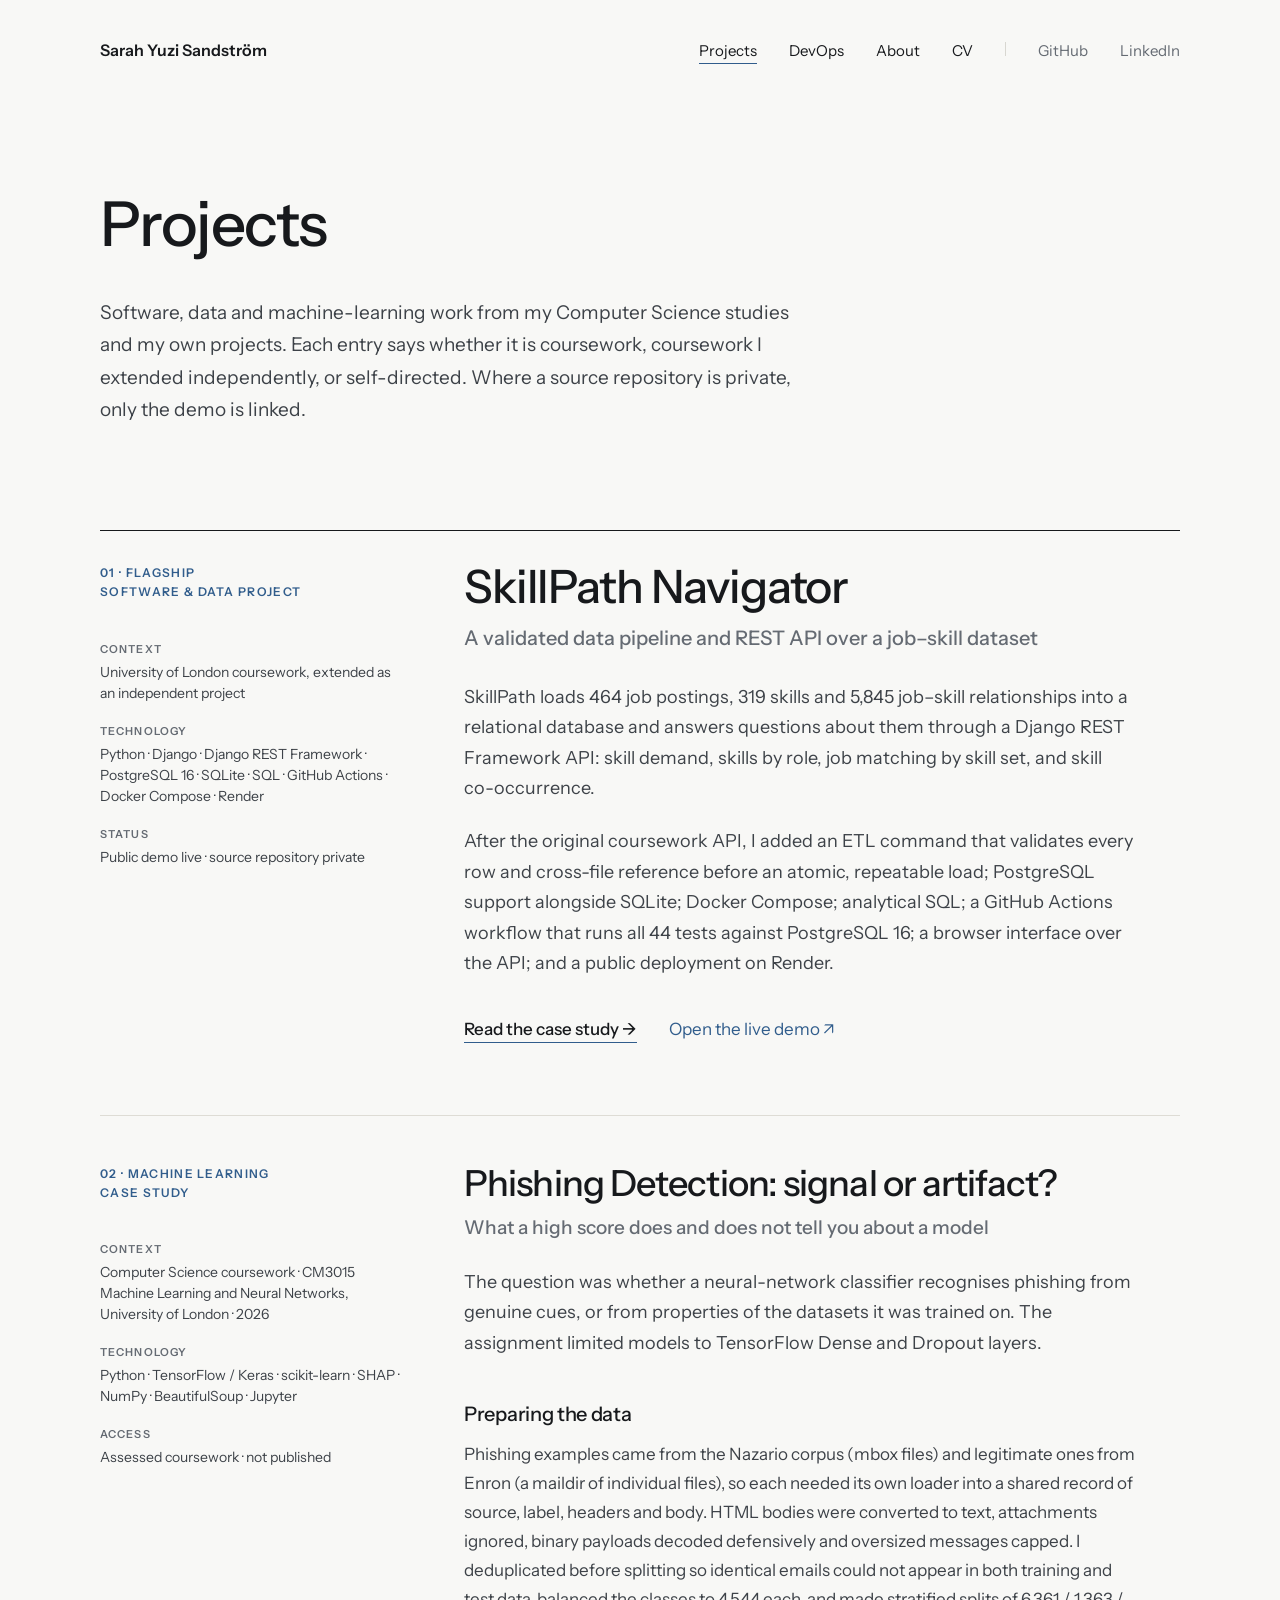
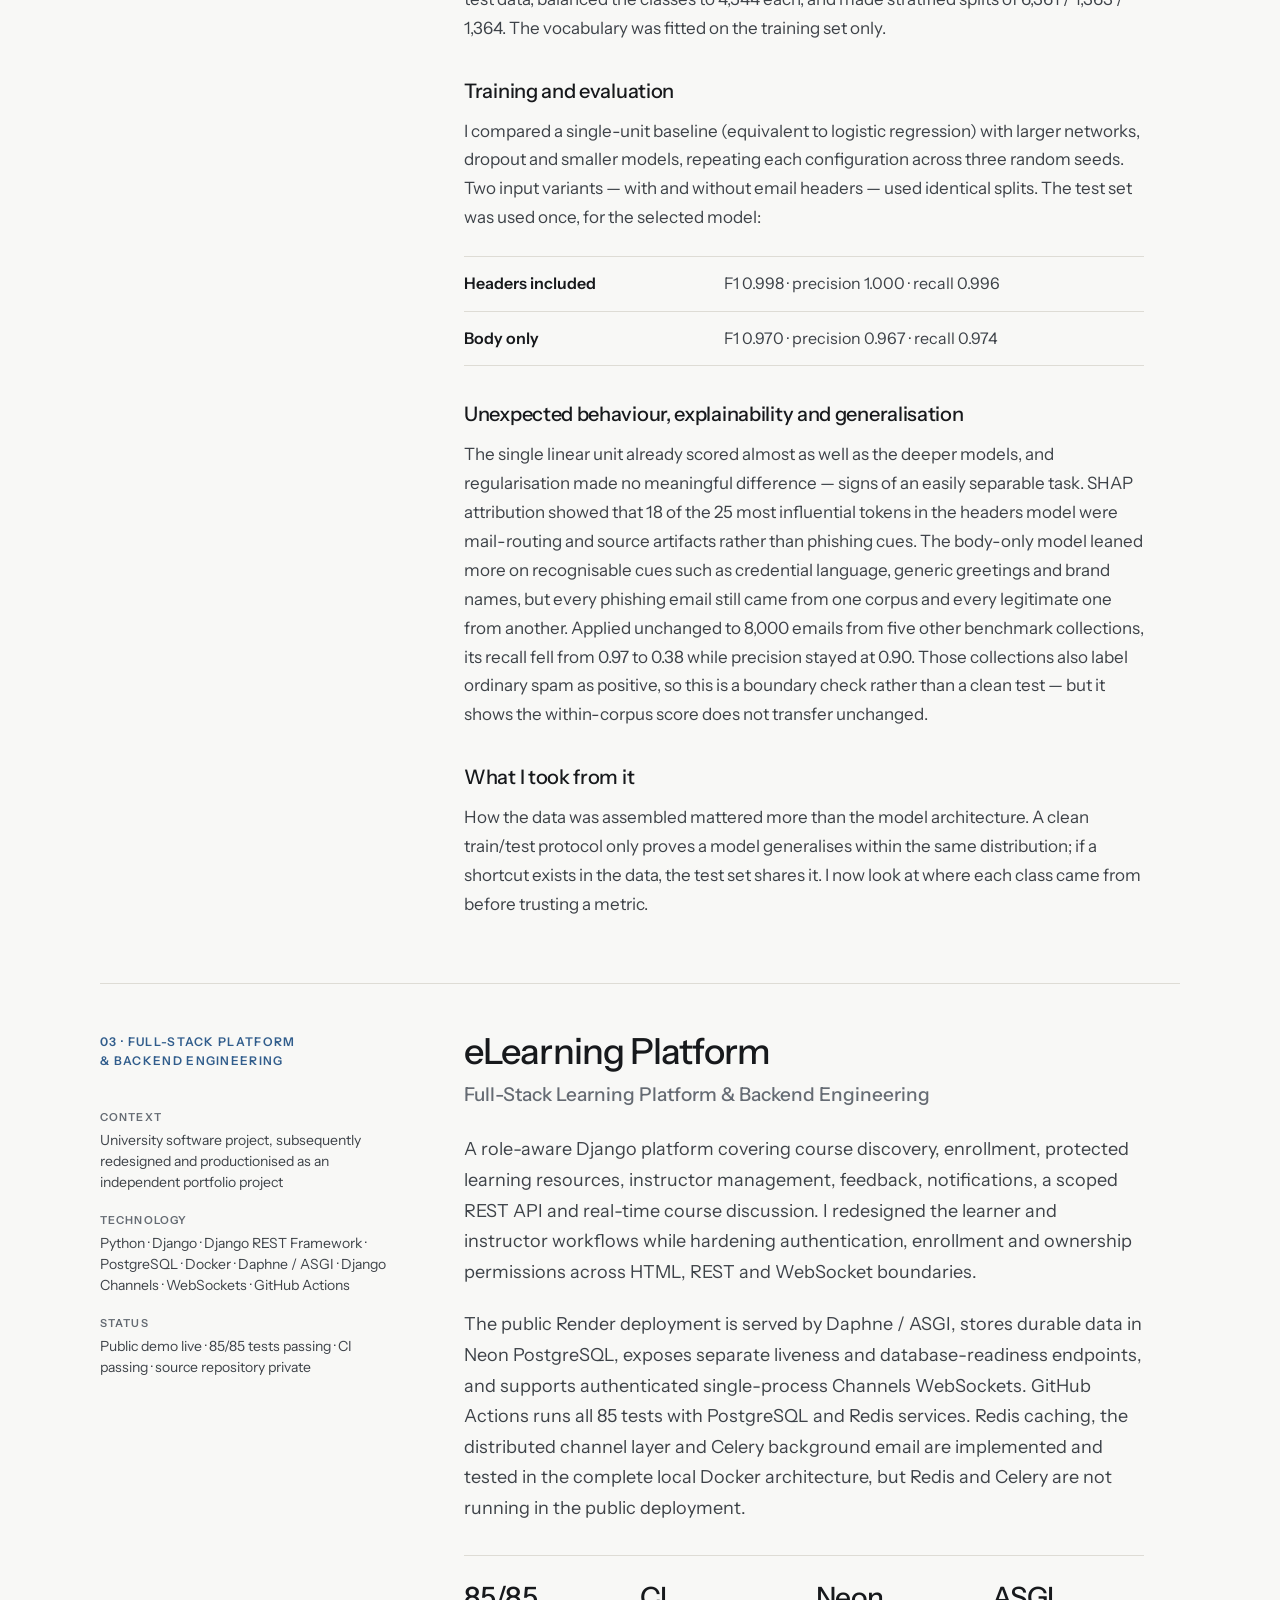
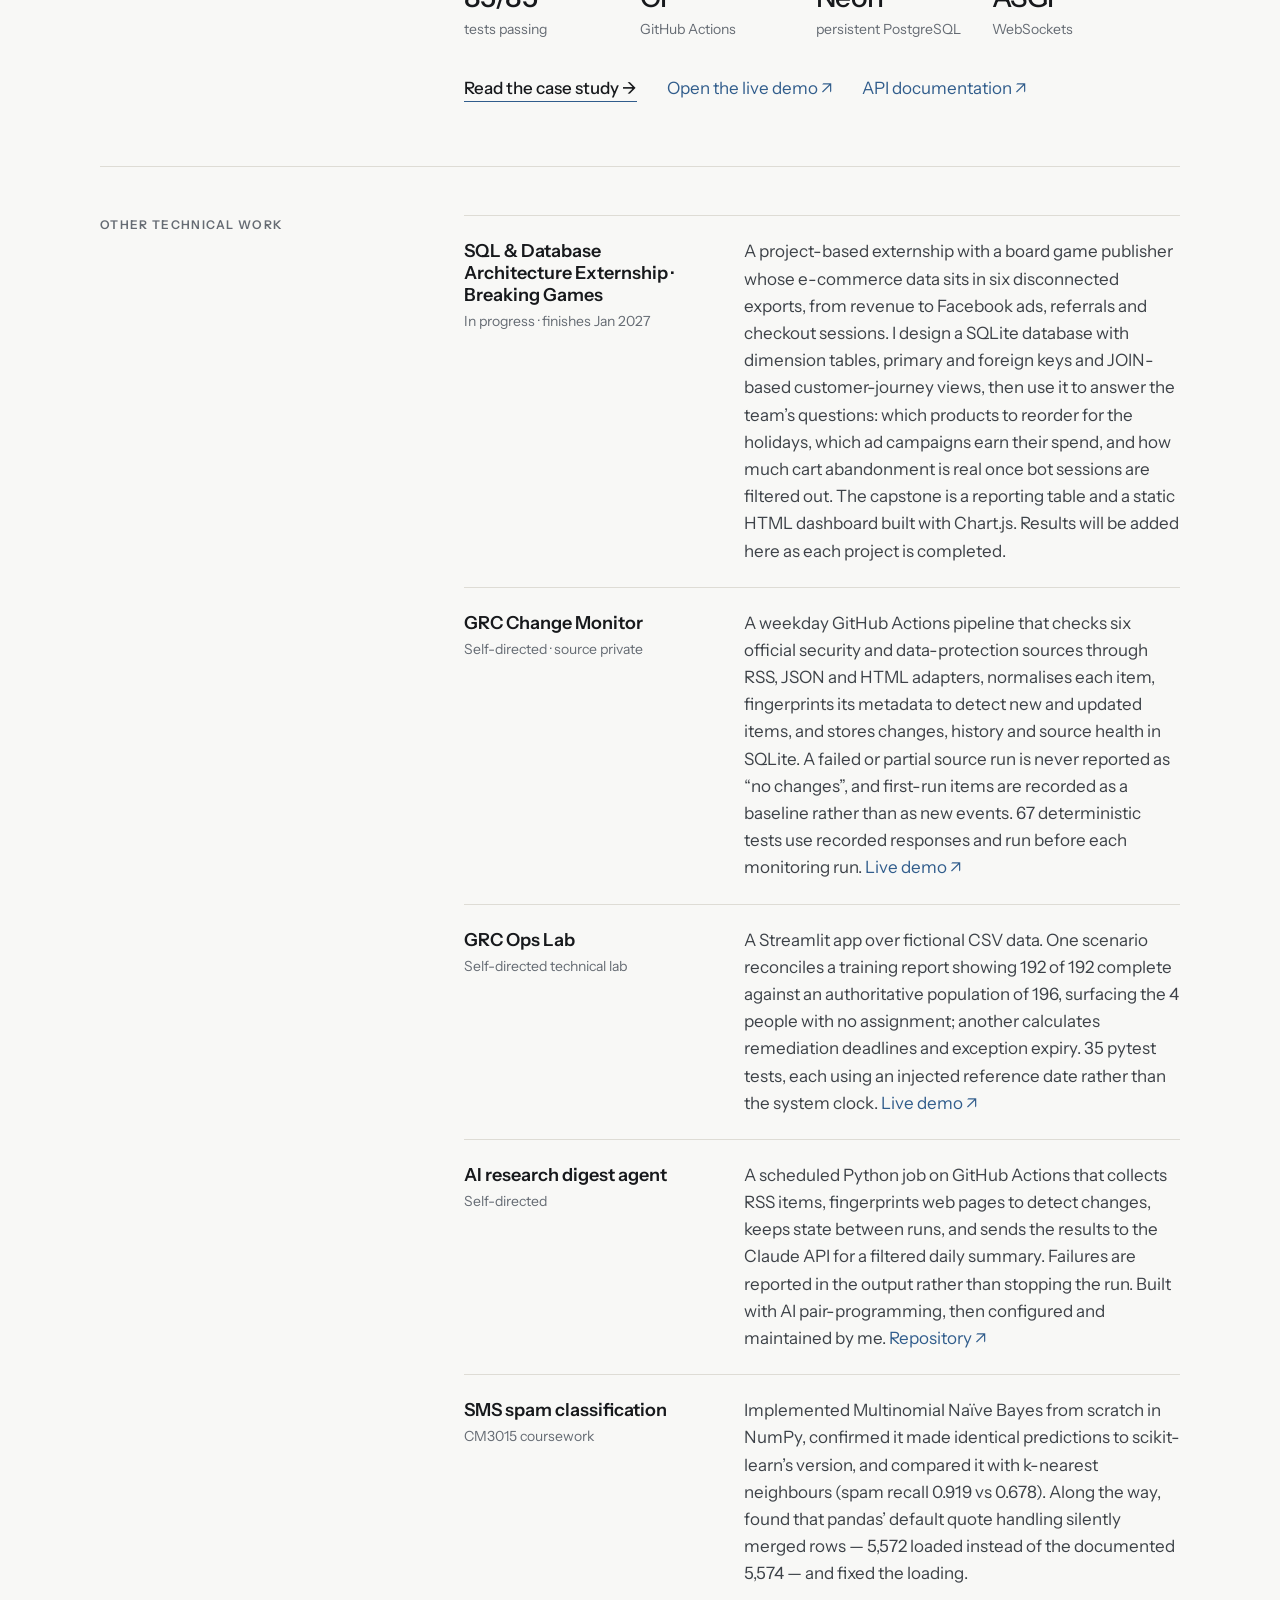
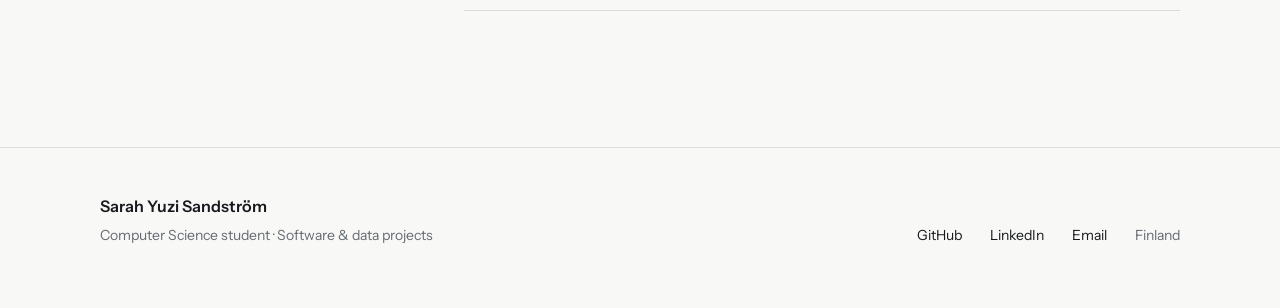
<file: projects/index.html>
<!DOCTYPE html>
<html lang="en">
<head>
<meta charset="utf-8">
<meta name="viewport" content="width=device-width, initial-scale=1">
<title>Projects — Sarah Yuzi Sandström</title>
<meta name="description" content="Software, data and machine-learning projects by Sarah Yuzi Sandström: validated data pipelines, machine-learning evaluation, and a production-oriented full-stack Django learning platform.">
<link rel="icon" href="../favicon.svg" type="image/svg+xml">
<link rel="preconnect" href="https://fonts.googleapis.com">
<link rel="preconnect" href="https://fonts.gstatic.com" crossorigin>
<link href="https://fonts.googleapis.com/css2?family=Instrument+Sans:ital,wght@0,400..700;1,400..600&display=swap" rel="stylesheet">
<link rel="stylesheet" href="../styles.css">
</head>
<body>
<main class="page">

<header style="max-width: 1240px; margin: 0 auto; padding: 40px 80px; display: flex; align-items: baseline; justify-content: space-between">
<a href="../" style="font-size: 16px; font-weight: 600; color: #17191C">Sarah Yuzi Sandström</a>
<nav style="display: flex; align-items: baseline; gap: 32px; font-size: 15px">
<a href="./" style="color: #17191C; border-bottom: 1px solid #315D8C; padding-bottom: 3px">Projects</a>
<a href="../devops/" style="color: #17191C">DevOps</a>
<a href="../about/" style="color: #17191C">About</a>
<a href="../cv/" style="color: #17191C">CV</a>
<span style="width: 1px; height: 14px; background: #D8D7D1"></span>
<a href="https://github.com/yuzi2021" style="color: #656B73">GitHub</a>
<a href="https://www.linkedin.com/in/sarah-sandstr%C3%B6m-17338ab6/" style="color: #656B73">LinkedIn</a>
</nav>
</header>
<div style="max-width: 1240px; margin: 0 auto; padding: 88px 80px 104px">
<h1 style="margin: 0; font-size: 62px; font-weight: 500; letter-spacing: -0.03em; line-height: 1.05">Projects</h1>
<p style="margin: 40px 0 0; max-width: 720px; font-size: 19px; line-height: 1.7; color: #3D4248; text-wrap: pretty">Software, data and machine-learning work from my Computer Science studies and my own projects. Each entry says whether it is coursework, coursework I extended independently, or self-directed. Where a source repository is private, only the demo is linked.</p>
</div>
<div style="max-width: 1240px; margin: 0 auto; padding: 0 80px 128px">
<article id="skillpath" style="display: grid; grid-template-columns: 300px minmax(0, 1fr); gap: 64px; padding: 32px 0 72px; border-top: 1px solid #17191C">
<div>
<p style="margin: 0; font-size: 12px; font-weight: 600; letter-spacing: 0.11em; text-transform: uppercase; color: #315D8C; line-height: 1.6">01 · Flagship<br/>software &amp; data project</p>
<dl style="margin: 40px 0 0; display: grid; gap: 20px">
<div>
<dt style="font-size: 11px; font-weight: 600; letter-spacing: 0.1em; text-transform: uppercase; color: #656B73">Context</dt>
<dd style="margin: 6px 0 0; font-size: 14px; line-height: 1.5; color: #3D4248">University of London coursework, extended as an independent project</dd>
</div>
<div>
<dt style="font-size: 11px; font-weight: 600; letter-spacing: 0.1em; text-transform: uppercase; color: #656B73">Technology</dt>
<dd style="margin: 6px 0 0; font-size: 14px; line-height: 1.5; color: #3D4248">Python · Django · Django REST Framework · PostgreSQL 16 · SQLite · SQL · GitHub Actions · Docker Compose · Render</dd>
</div>
<div>
<dt style="font-size: 11px; font-weight: 600; letter-spacing: 0.1em; text-transform: uppercase; color: #656B73">Status</dt>
<dd style="margin: 6px 0 0; font-size: 14px; line-height: 1.5; color: #3D4248">Public demo live · source repository private</dd>
</div>
</dl>
</div>
<div>
<h2 style="margin: 0; font-size: 46px; font-weight: 500; letter-spacing: -0.025em; line-height: 1.05">SkillPath Navigator</h2>
<p style="margin: 14px 0 0; font-size: 20px; font-weight: 500; color: #656B73">A validated data pipeline and REST API over a job–skill dataset</p>
<p style="margin: 32px 0 0; max-width: 680px; font-size: 18px; line-height: 1.7; color: #3D4248; text-wrap: pretty">SkillPath loads 464 job postings, 319 skills and 5,845 job–skill relationships into a relational database and answers questions about them through a Django REST Framework API: skill demand, skills by role, job matching by skill set, and skill co-occurrence.</p>
<p style="margin: 22px 0 0; max-width: 680px; font-size: 18px; line-height: 1.7; color: #3D4248; text-wrap: pretty">After the original coursework API, I added an ETL command that validates every row and cross-file reference before an atomic, repeatable load; PostgreSQL support alongside SQLite; Docker Compose; analytical SQL; a GitHub Actions workflow that runs all 44 tests against PostgreSQL 16; a browser interface over the API; and a public deployment on Render.</p>
<div style="margin-top: 40px; display: flex; align-items: baseline; gap: 32px">
<a href="skillpath/" style="font-size: 17px; font-weight: 500; color: #17191C; border-bottom: 1px solid #315D8C; padding-bottom: 3px">Read the case study →</a>
<a href="https://skillpath-navigator-bji1.onrender.com/app/" style="font-size: 17px; color: #315D8C">Open the live demo ↗</a>
</div>
</div>
</article>
<article id="phishing-classifier" style="display: grid; grid-template-columns: 300px minmax(0, 1fr); gap: 64px; padding: 48px 0 64px; border-top: 1px solid #DEDCD5">
<div>
<p style="margin: 0; font-size: 12px; font-weight: 600; letter-spacing: 0.11em; text-transform: uppercase; color: #315D8C; line-height: 1.6">02 · Machine learning<br/>case study</p>
<dl style="margin: 40px 0 0; display: grid; gap: 20px">
<div>
<dt style="font-size: 11px; font-weight: 600; letter-spacing: 0.1em; text-transform: uppercase; color: #656B73">Context</dt>
<dd style="margin: 6px 0 0; font-size: 14px; line-height: 1.5; color: #3D4248">Computer Science coursework · CM3015 Machine Learning and Neural Networks, University of London · 2026</dd>
</div>
<div>
<dt style="font-size: 11px; font-weight: 600; letter-spacing: 0.1em; text-transform: uppercase; color: #656B73">Technology</dt>
<dd style="margin: 6px 0 0; font-size: 14px; line-height: 1.5; color: #3D4248">Python · TensorFlow / Keras · scikit-learn · SHAP · NumPy · BeautifulSoup · Jupyter</dd>
</div>
<div>
<dt style="font-size: 11px; font-weight: 600; letter-spacing: 0.1em; text-transform: uppercase; color: #656B73">Access</dt>
<dd style="margin: 6px 0 0; font-size: 14px; line-height: 1.5; color: #3D4248">Assessed coursework · not published</dd>
</div>
</dl>
</div>
<div>
<h2 style="margin: 0; font-size: 36px; font-weight: 500; letter-spacing: -0.025em; line-height: 1.1">Phishing Detection: signal or artifact?</h2>
<p style="margin: 12px 0 0; font-size: 19px; font-weight: 500; color: #656B73">What a high score does and does not tell you about a model</p>
<p style="margin: 28px 0 0; max-width: 680px; font-size: 18px; line-height: 1.7; color: #3D4248; text-wrap: pretty">The question was whether a neural-network classifier recognises phishing from genuine cues, or from properties of the datasets it was trained on. The assignment limited models to TensorFlow Dense and Dropout layers.</p>
<h3 style="margin: 44px 0 0; font-size: 20px; font-weight: 500; letter-spacing: -0.015em">Preparing the data</h3>
<p style="margin: 14px 0 0; max-width: 680px; font-size: 17px; line-height: 1.7; color: #3D4248; text-wrap: pretty">Phishing examples came from the Nazario corpus (mbox files) and legitimate ones from Enron (a maildir of individual files), so each needed its own loader into a shared record of source, label, headers and body. HTML bodies were converted to text, attachments ignored, binary payloads decoded defensively and oversized messages capped. I deduplicated before splitting so identical emails could not appear in both training and test data, balanced the classes to 4,544 each, and made stratified splits of 6,361 / 1,363 / 1,364. The vocabulary was fitted on the training set only.</p>
<h3 style="margin: 36px 0 0; font-size: 20px; font-weight: 500; letter-spacing: -0.015em">Training and evaluation</h3>
<p style="margin: 14px 0 0; max-width: 680px; font-size: 17px; line-height: 1.7; color: #3D4248; text-wrap: pretty">I compared a single-unit baseline (equivalent to logistic regression) with larger networks, dropout and smaller models, repeating each configuration across three random seeds. Two input variants — with and without email headers — used identical splits. The test set was used once, for the selected model:</p>
<div style="margin-top: 24px; max-width: 680px">
<div style="display: grid; grid-template-columns: 220px minmax(0, 1fr); gap: 40px; align-items: baseline; padding: 14px 0; border-top: 1px solid #DEDCD5">
<p style="margin: 0; font-size: 16px; font-weight: 600">Headers included</p>
<p style="margin: 0; font-size: 16px; line-height: 1.6; color: #3D4248">F1 0.998 · precision 1.000 · recall 0.996</p>
</div>
<div style="display: grid; grid-template-columns: 220px minmax(0, 1fr); gap: 40px; align-items: baseline; padding: 14px 0; border-top: 1px solid #DEDCD5; border-bottom: 1px solid #DEDCD5">
<p style="margin: 0; font-size: 16px; font-weight: 600">Body only</p>
<p style="margin: 0; font-size: 16px; line-height: 1.6; color: #3D4248">F1 0.970 · precision 0.967 · recall 0.974</p>
</div>
</div>
<h3 style="margin: 36px 0 0; font-size: 20px; font-weight: 500; letter-spacing: -0.015em">Unexpected behaviour, explainability and generalisation</h3>
<p style="margin: 14px 0 0; max-width: 680px; font-size: 17px; line-height: 1.7; color: #3D4248; text-wrap: pretty">The single linear unit already scored almost as well as the deeper models, and regularisation made no meaningful difference — signs of an easily separable task. SHAP attribution showed that 18 of the 25 most influential tokens in the headers model were mail-routing and source artifacts rather than phishing cues. The body-only model leaned more on recognisable cues such as credential language, generic greetings and brand names, but every phishing email still came from one corpus and every legitimate one from another. Applied unchanged to 8,000 emails from five other benchmark collections, its recall fell from 0.97 to 0.38 while precision stayed at 0.90. Those collections also label ordinary spam as positive, so this is a boundary check rather than a clean test — but it shows the within-corpus score does not transfer unchanged.</p>
<h3 style="margin: 36px 0 0; font-size: 20px; font-weight: 500; letter-spacing: -0.015em">What I took from it</h3>
<p style="margin: 14px 0 0; max-width: 680px; font-size: 17px; line-height: 1.7; color: #3D4248; text-wrap: pretty">How the data was assembled mattered more than the model architecture. A clean train/test protocol only proves a model generalises within the same distribution; if a shortcut exists in the data, the test set shares it. I now look at where each class came from before trusting a metric.</p>
</div>
</article>
<!-- FEATURED 03 -->
<article id="elearning-platform" style="display: grid; grid-template-columns: 300px minmax(0, 1fr); gap: 64px; padding: 48px 0 64px; border-top: 1px solid #DEDCD5">
<div>
<p style="margin: 0; font-size: 12px; font-weight: 600; letter-spacing: 0.11em; text-transform: uppercase; color: #315D8C; line-height: 1.6">03 · Full-stack platform<br/>&amp; backend engineering</p>
<dl style="margin: 40px 0 0; display: grid; gap: 20px">
<div>
<dt style="font-size: 11px; font-weight: 600; letter-spacing: 0.1em; text-transform: uppercase; color: #656B73">Context</dt>
<dd style="margin: 6px 0 0; font-size: 14px; line-height: 1.5; color: #3D4248">University software project, subsequently redesigned and productionised as an independent portfolio project</dd>
</div>
<div>
<dt style="font-size: 11px; font-weight: 600; letter-spacing: 0.1em; text-transform: uppercase; color: #656B73">Technology</dt>
<dd style="margin: 6px 0 0; font-size: 14px; line-height: 1.5; color: #3D4248">Python · Django · Django REST Framework · PostgreSQL · Docker · Daphne / ASGI · Django Channels · WebSockets · GitHub Actions</dd>
</div>
<div>
<dt style="font-size: 11px; font-weight: 600; letter-spacing: 0.1em; text-transform: uppercase; color: #656B73">Status</dt>
<dd style="margin: 6px 0 0; font-size: 14px; line-height: 1.5; color: #3D4248">Public demo live · 85/85 tests passing · CI passing · source repository private</dd>
</div>
</dl>
</div>
<div>
<h2 style="margin: 0; font-size: 36px; font-weight: 500; letter-spacing: -0.025em; line-height: 1.1">eLearning Platform</h2>
<p style="margin: 12px 0 0; font-size: 19px; font-weight: 500; color: #656B73">Full-Stack Learning Platform &amp; Backend Engineering</p>
<p style="margin: 28px 0 0; max-width: 680px; font-size: 18px; line-height: 1.7; color: #3D4248; text-wrap: pretty">A role-aware Django platform covering course discovery, enrollment, protected learning resources, instructor management, feedback, notifications, a scoped REST API and real-time course discussion. I redesigned the learner and instructor workflows while hardening authentication, enrollment and ownership permissions across HTML, REST and WebSocket boundaries.</p>
<p style="margin: 22px 0 0; max-width: 680px; font-size: 18px; line-height: 1.7; color: #3D4248; text-wrap: pretty">The public Render deployment is served by Daphne / ASGI, stores durable data in Neon PostgreSQL, exposes separate liveness and database-readiness endpoints, and supports authenticated single-process Channels WebSockets. GitHub Actions runs all 85 tests with PostgreSQL and Redis services. Redis caching, the distributed channel layer and Celery background email are implemented and tested in the complete local Docker architecture, but Redis and Celery are not running in the public deployment.</p>
<div style="margin-top: 32px; max-width: 680px; display: grid; grid-template-columns: repeat(4, minmax(0, 1fr)); gap: 24px; border-top: 1px solid #DEDCD5; padding-top: 24px">
<div><p style="margin: 0; font-size: 28px; font-weight: 500; letter-spacing: -0.02em">85/85</p><p style="margin: 6px 0 0; font-size: 14px; color: #656B73">tests passing</p></div>
<div><p style="margin: 0; font-size: 28px; font-weight: 500; letter-spacing: -0.02em">CI</p><p style="margin: 6px 0 0; font-size: 14px; color: #656B73">GitHub Actions</p></div>
<div><p style="margin: 0; font-size: 28px; font-weight: 500; letter-spacing: -0.02em">Neon</p><p style="margin: 6px 0 0; font-size: 14px; color: #656B73">persistent PostgreSQL</p></div>
<div><p style="margin: 0; font-size: 28px; font-weight: 500; letter-spacing: -0.02em">ASGI</p><p style="margin: 6px 0 0; font-size: 14px; color: #656B73">WebSockets</p></div>
</div>
<div style="margin-top: 40px; display: flex; flex-wrap: wrap; align-items: baseline; gap: 18px 30px">
<a href="elearning/" style="font-size: 17px; font-weight: 500; color: #17191C; border-bottom: 1px solid #315D8C; padding-bottom: 3px">Read the case study →</a>
<a href="https://elearning-platform-demo.onrender.com" style="font-size: 17px; color: #315D8C">Open the live demo ↗</a>
<a href="https://elearning-platform-demo.onrender.com/api-docs/" style="font-size: 17px; color: #315D8C">API documentation ↗</a>
</div>
</div>
</article>
<article id="other-work" style="display: grid; grid-template-columns: 300px minmax(0, 1fr); gap: 64px; padding: 48px 0 8px; border-top: 1px solid #DEDCD5">
<div>
<p style="margin: 0; font-size: 12px; font-weight: 600; letter-spacing: 0.11em; text-transform: uppercase; color: #656B73; line-height: 1.6">Other technical work</p>
</div>
<div style="max-width: 760px">
<div id="breaking-games-externship" style="display: grid; grid-template-columns: 240px minmax(0, 1fr); gap: 40px; align-items: baseline; padding: 22px 0; border-top: 1px solid #DEDCD5">
<div>
<p style="margin: 0; font-size: 18px; font-weight: 600">SQL &amp; Database Architecture Externship · Breaking Games</p>
<p style="margin: 6px 0 0; font-size: 14px; color: #656B73">In progress · finishes Jan 2027</p>
</div>
<p style="margin: 0; font-size: 17px; line-height: 1.6; color: #3D4248">A project-based externship with a board game publisher whose e-commerce data sits in six disconnected exports, from revenue to Facebook ads, referrals and checkout sessions. I design a SQLite database with dimension tables, primary and foreign keys and JOIN-based customer-journey views, then use it to answer the team&rsquo;s questions: which products to reorder for the holidays, which ad campaigns earn their spend, and how much cart abandonment is real once bot sessions are filtered out. The capstone is a reporting table and a static HTML dashboard built with Chart.js. Results will be added here as each project is completed.</p>
</div>
<div id="change-monitor" style="display: grid; grid-template-columns: 240px minmax(0, 1fr); gap: 40px; align-items: baseline; padding: 22px 0; border-top: 1px solid #DEDCD5">
<div>
<p style="margin: 0; font-size: 18px; font-weight: 600">GRC Change Monitor</p>
<p style="margin: 6px 0 0; font-size: 14px; color: #656B73">Self-directed · source private</p>
</div>
<p style="margin: 0; font-size: 17px; line-height: 1.6; color: #3D4248">A weekday GitHub Actions pipeline that checks six official security and data-protection sources through RSS, JSON and HTML adapters, normalises each item, fingerprints its metadata to detect new and updated items, and stores changes, history and source health in SQLite. A failed or partial source run is never reported as &ldquo;no changes&rdquo;, and first-run items are recorded as a baseline rather than as new events. 67 deterministic tests use recorded responses and run before each monitoring run. <a href="https://grc-change-monitor-jvw82ubppznh6rcf3b8rhe.streamlit.app/">Live demo ↗</a></p>
</div>
<div style="display: grid; grid-template-columns: 240px minmax(0, 1fr); gap: 40px; align-items: baseline; padding: 22px 0; border-top: 1px solid #DEDCD5">
<div>
<p style="margin: 0; font-size: 18px; font-weight: 600">GRC Ops Lab</p>
<p style="margin: 6px 0 0; font-size: 14px; color: #656B73">Self-directed technical lab</p>
</div>
<p style="margin: 0; font-size: 17px; line-height: 1.6; color: #3D4248">A Streamlit app over fictional CSV data. One scenario reconciles a training report showing 192 of 192 complete against an authoritative population of 196, surfacing the 4 people with no assignment; another calculates remediation deadlines and exception expiry. 35 pytest tests, each using an injected reference date rather than the system clock. <a href="https://grc-ops-lab-we3hi8j6vqdancbne495xv.streamlit.app/">Live demo ↗</a></p>
</div>
<div style="display: grid; grid-template-columns: 240px minmax(0, 1fr); gap: 40px; align-items: baseline; padding: 22px 0; border-top: 1px solid #DEDCD5">
<div>
<p style="margin: 0; font-size: 18px; font-weight: 600">AI research digest agent</p>
<p style="margin: 6px 0 0; font-size: 14px; color: #656B73">Self-directed</p>
</div>
<p style="margin: 0; font-size: 17px; line-height: 1.6; color: #3D4248">A scheduled Python job on GitHub Actions that collects RSS items, fingerprints web pages to detect changes, keeps state between runs, and sends the results to the Claude API for a filtered daily summary. Failures are reported in the output rather than stopping the run. Built with AI pair-programming, then configured and maintained by me. <a href="https://github.com/yuzi2021/ai-digest-agent-demo">Repository ↗</a></p>
</div>
<div style="display: grid; grid-template-columns: 240px minmax(0, 1fr); gap: 40px; align-items: baseline; padding: 22px 0; border-top: 1px solid #DEDCD5; border-bottom: 1px solid #DEDCD5">
<div>
<p style="margin: 0; font-size: 18px; font-weight: 600">SMS spam classification</p>
<p style="margin: 6px 0 0; font-size: 14px; color: #656B73">CM3015 coursework</p>
</div>
<p style="margin: 0; font-size: 17px; line-height: 1.6; color: #3D4248">Implemented Multinomial Naïve Bayes from scratch in NumPy, confirmed it made identical predictions to scikit-learn&rsquo;s version, and compared it with k-nearest neighbours (spam recall 0.919 vs 0.678). Along the way, found that pandas&rsquo; default quote handling silently merged rows — 5,572 loaded instead of the documented 5,574 — and fixed the loading.</p>
</div>
</div>
</article>
</div>
<footer style="border-top: 1px solid #DEDCD5">
<div style="max-width: 1240px; margin: 0 auto; padding: 48px 80px 64px; display: flex; align-items: flex-end; justify-content: space-between; gap: 48px">
<div>
<p style="margin: 0; font-size: 16px; font-weight: 600">Sarah Yuzi Sandström</p>
<p style="margin: 10px 0 0; font-size: 14px; color: #656B73">Computer Science student · Software &amp; data projects</p>
</div>
<div style="display: flex; align-items: baseline; gap: 28px; font-size: 14px">
<a href="https://github.com/yuzi2021" style="color: #17191C">GitHub</a>
<a href="https://www.linkedin.com/in/sarah-sandstr%C3%B6m-17338ab6/" style="color: #17191C">LinkedIn</a>
<a href="mailto:sarahyuzisandstrom@gmail.com" style="color: #17191C">Email</a>
<span style="color: #656B73">Finland</span>
</div>
</div>
</footer>

</main>
</body>
</html>
</file>
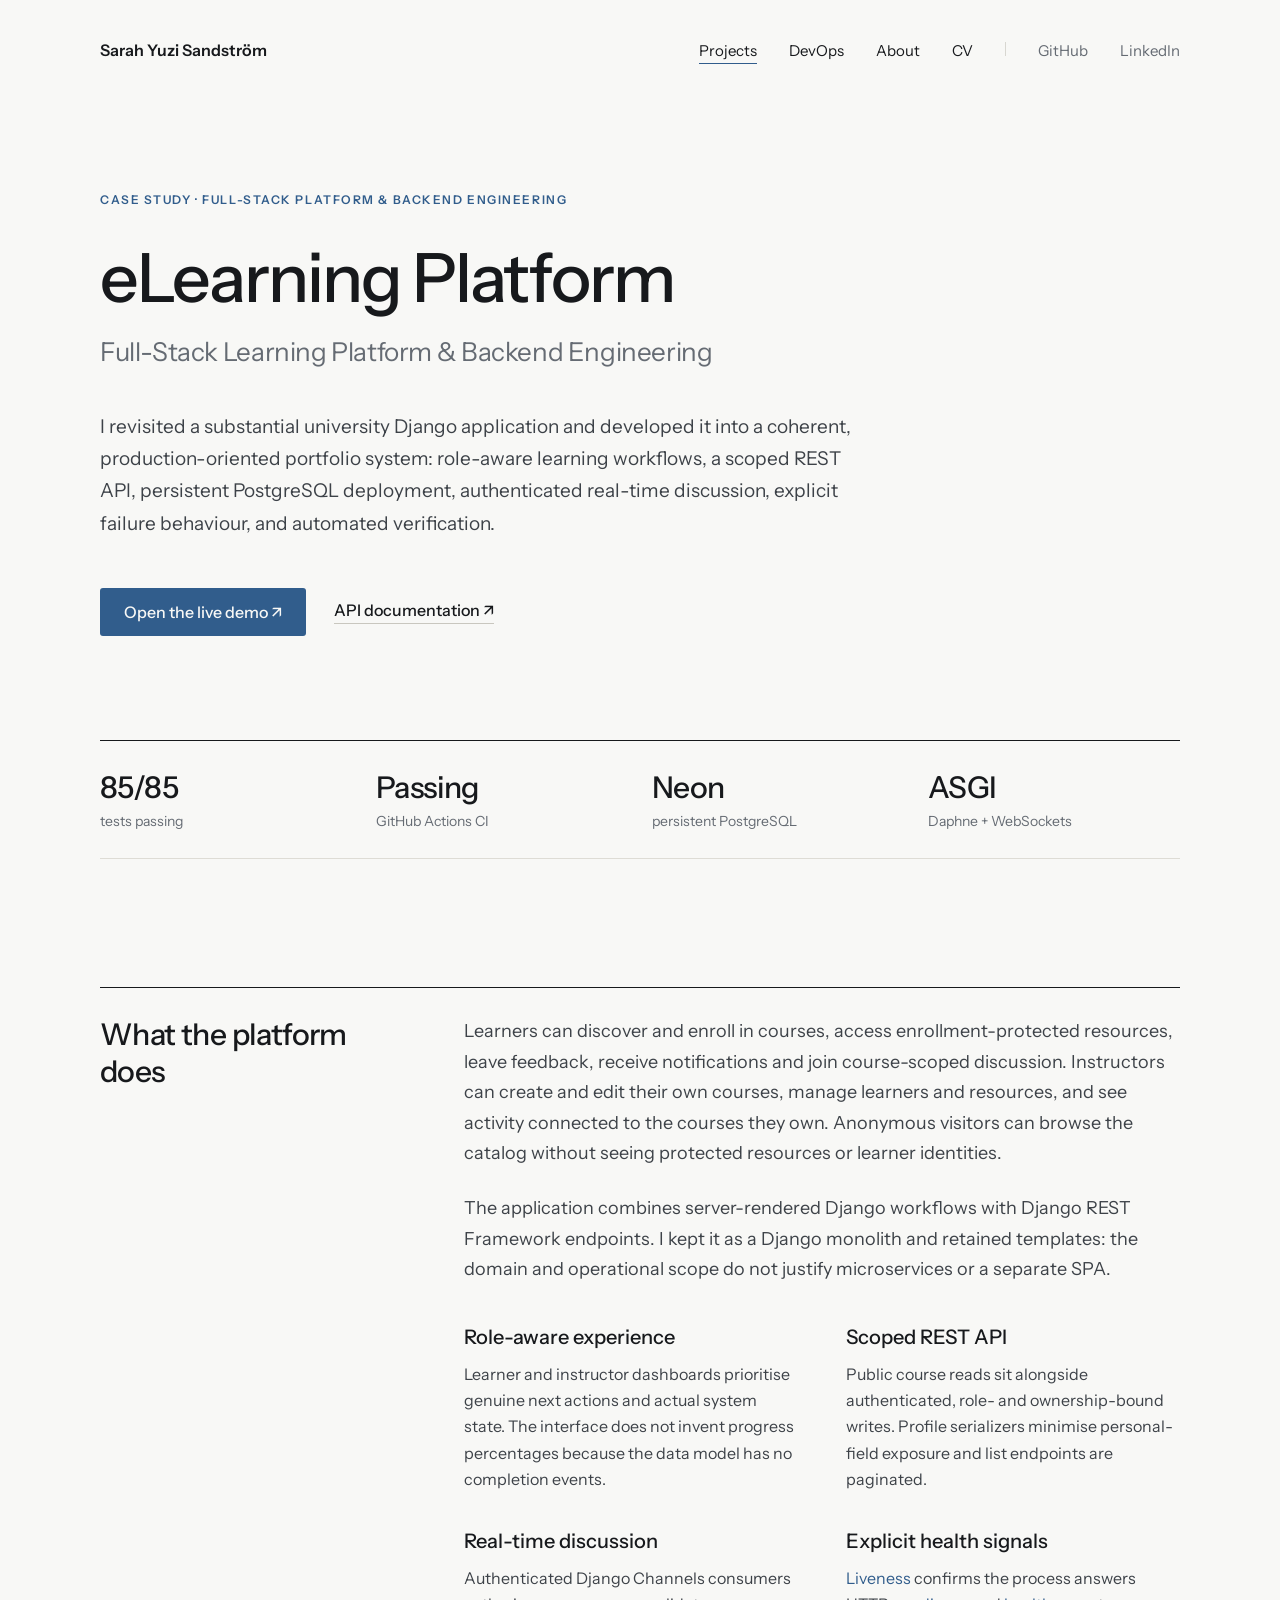
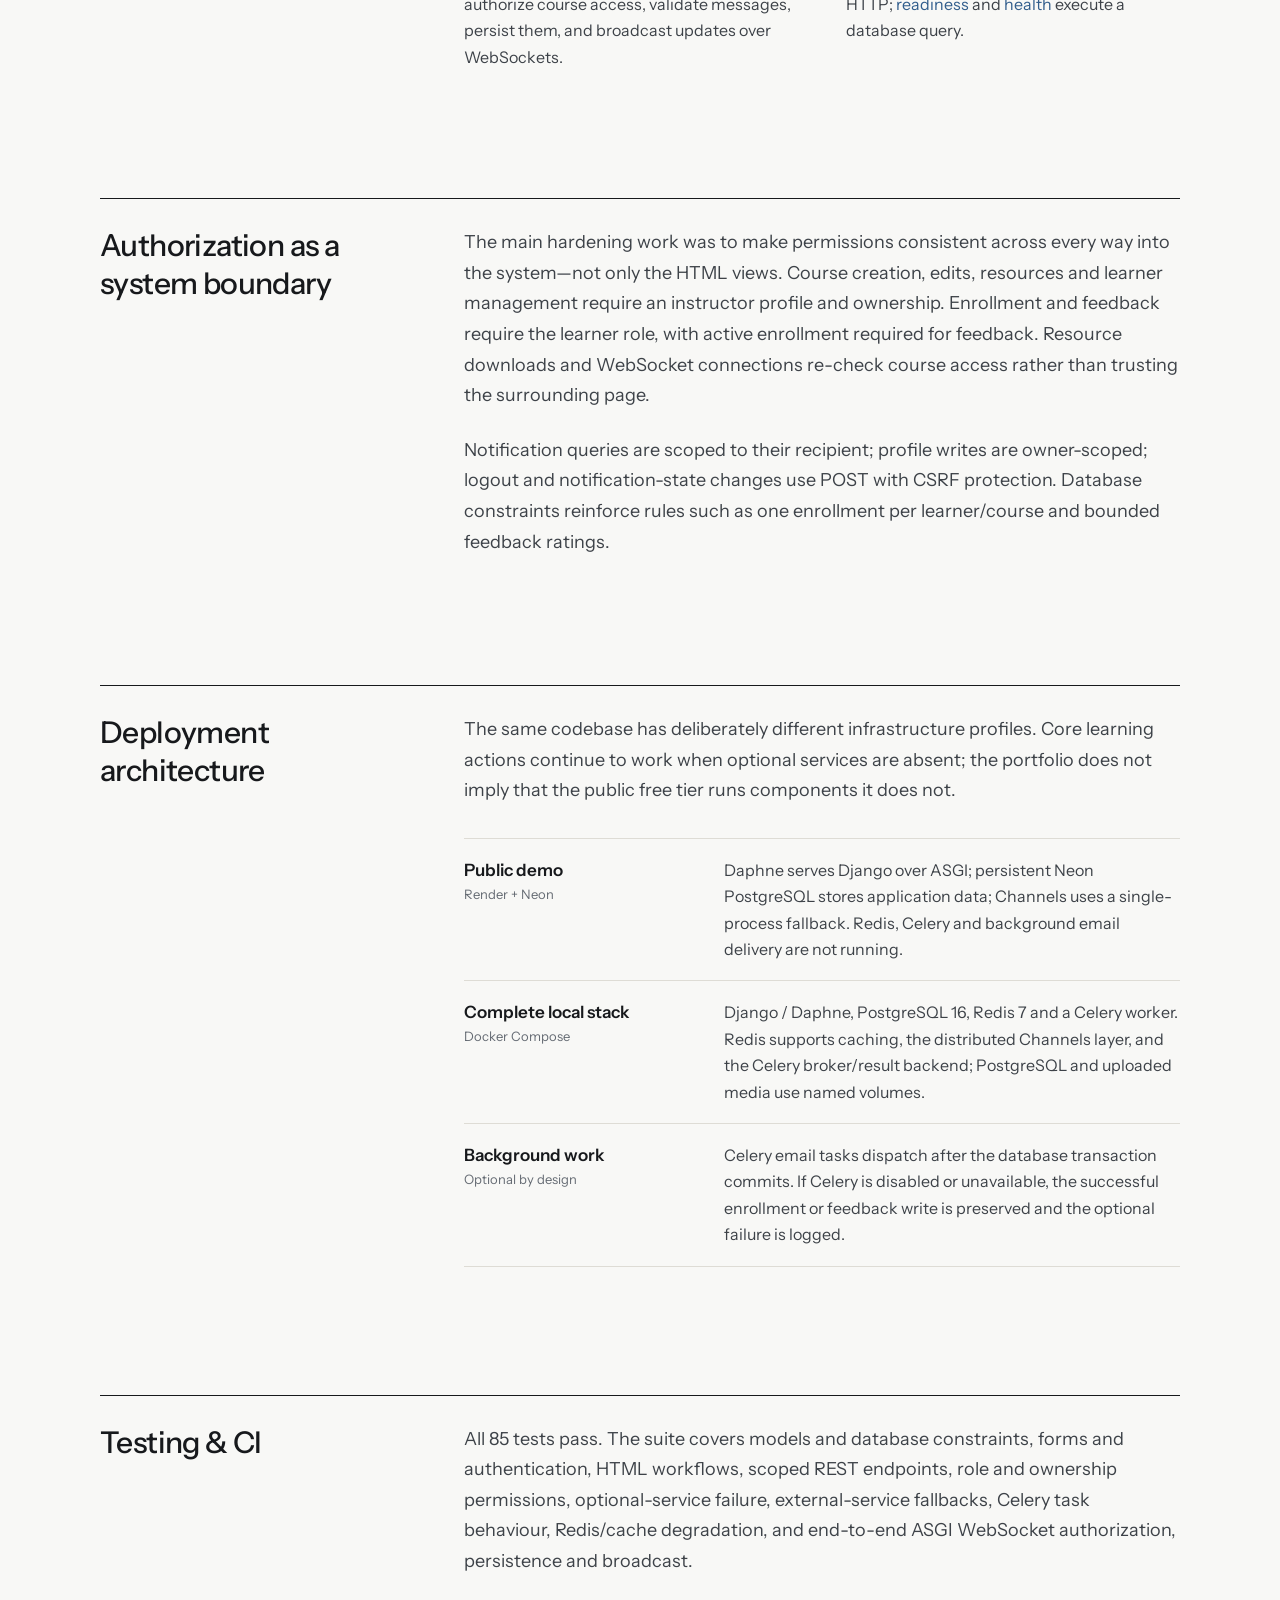
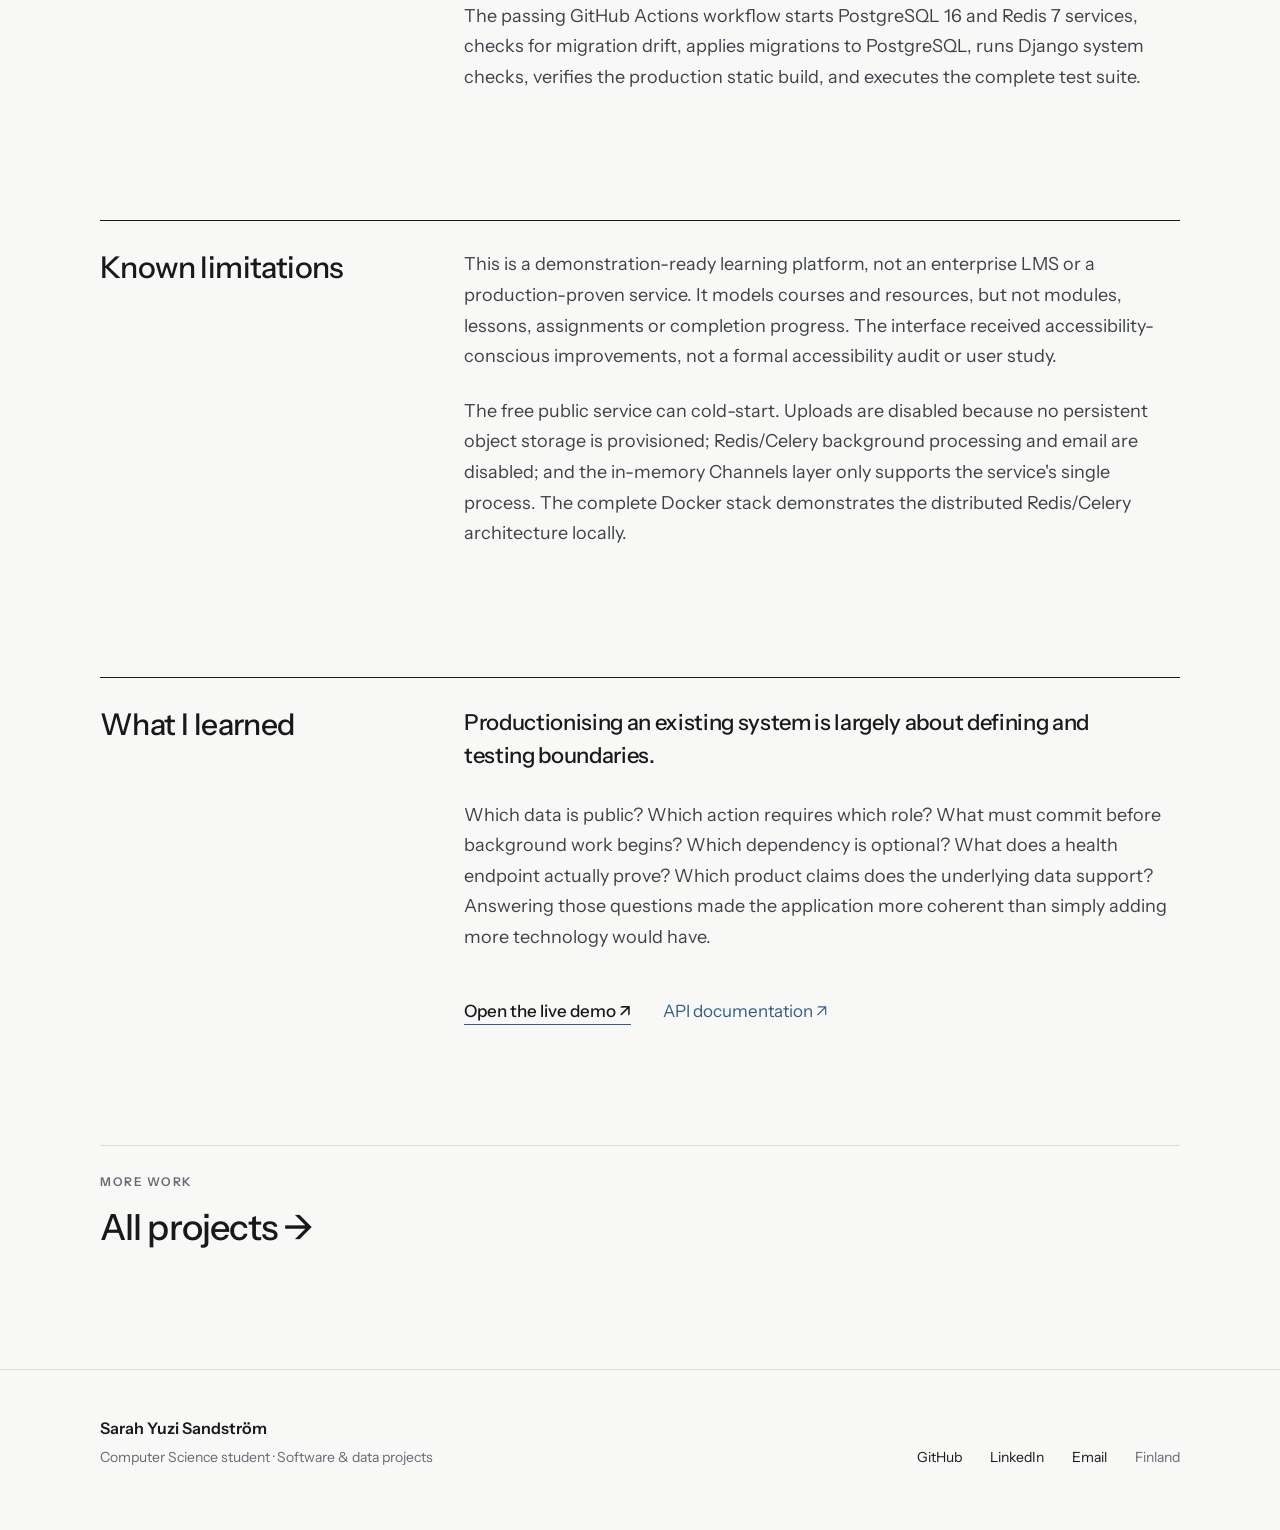
<file: projects/elearning/index.html>
<!DOCTYPE html>
<html lang="en">
<head>
<meta charset="utf-8">
<meta name="viewport" content="width=device-width, initial-scale=1">
<title>eLearning Platform — Sarah Yuzi Sandström</title>
<meta name="description" content="eLearning Platform case study: a role-aware Django and Django REST Framework application with PostgreSQL, authentication and permissions, Channels WebSockets, Docker, testing and CI.">
<link rel="icon" href="../../favicon.svg" type="image/svg+xml">
<link rel="preconnect" href="https://fonts.googleapis.com">
<link rel="preconnect" href="https://fonts.gstatic.com" crossorigin>
<link href="https://fonts.googleapis.com/css2?family=Instrument+Sans:ital,wght@0,400..700;1,400..600&display=swap" rel="stylesheet">
<link rel="stylesheet" href="../../styles.css">
</head>
<body>
<main class="page">

<header style="max-width: 1240px; margin: 0 auto; padding: 40px 80px; display: flex; align-items: baseline; justify-content: space-between">
<a href="../../" style="font-size: 16px; font-weight: 600; color: #17191C">Sarah Yuzi Sandström</a>
<nav style="display: flex; align-items: baseline; gap: 32px; font-size: 15px">
<a href="../" style="color: #17191C; border-bottom: 1px solid #315D8C; padding-bottom: 3px">Projects</a>
<a href="../../devops/" style="color: #17191C">DevOps</a>
<a href="../../about/" style="color: #17191C">About</a>
<a href="../../cv/" style="color: #17191C">CV</a>
<span style="width: 1px; height: 14px; background: #D8D7D1"></span>
<a href="https://github.com/yuzi2021" style="color: #656B73">GitHub</a>
<a href="https://www.linkedin.com/in/sarah-sandstr%C3%B6m-17338ab6/" style="color: #656B73">LinkedIn</a>
</nav>
</header>

<div style="max-width: 1240px; margin: 0 auto; padding: 88px 80px 104px">
<p style="margin: 0 0 36px; font-size: 12px; font-weight: 600; letter-spacing: 0.13em; text-transform: uppercase; color: #315D8C">Case study · Full-stack platform &amp; backend engineering</p>
<h1 style="margin: 0; max-width: 1000px; font-size: 68px; font-weight: 500; letter-spacing: -0.03em; line-height: 1.02">eLearning Platform</h1>
<p style="margin: 22px 0 0; max-width: 860px; font-size: 26px; line-height: 1.4; color: #656B73; letter-spacing: -0.015em">Full-Stack Learning Platform &amp; Backend Engineering</p>
<p style="margin: 40px 0 0; max-width: 760px; font-size: 19px; line-height: 1.7; color: #3D4248; text-wrap: pretty">I revisited a substantial university Django application and developed it into a coherent, production-oriented portfolio system: role-aware learning workflows, a scoped REST API, persistent PostgreSQL deployment, authenticated real-time discussion, explicit failure behaviour, and automated verification.</p>
<div style="margin-top: 48px; display: flex; flex-wrap: wrap; align-items: center; gap: 18px 28px">
<a href="https://elearning-platform-demo.onrender.com" style="display: inline-block; padding: 14px 24px; background: #315D8C; color: #F8F8F6; font-size: 16px; font-weight: 500; border-radius: 3px">Open the live demo ↗</a>
<a href="https://elearning-platform-demo.onrender.com/api-docs/" style="font-size: 16px; font-weight: 500; color: #17191C; border-bottom: 1px solid #C9C7BF; padding-bottom: 3px">API documentation ↗</a>
</div>
</div>

<div style="max-width: 1240px; margin: 0 auto; padding: 0 80px 128px">
<div style="display: grid; grid-template-columns: repeat(4, minmax(0, 1fr)); gap: 24px; border-top: 1px solid #17191C; border-bottom: 1px solid #DEDCD5; padding: 28px 0">
<div><p style="margin: 0; font-size: 30px; font-weight: 500; letter-spacing: -0.02em">85/85</p><p style="margin: 6px 0 0; font-size: 14px; color: #656B73">tests passing</p></div>
<div><p style="margin: 0; font-size: 30px; font-weight: 500; letter-spacing: -0.02em">Passing</p><p style="margin: 6px 0 0; font-size: 14px; color: #656B73">GitHub Actions CI</p></div>
<div><p style="margin: 0; font-size: 30px; font-weight: 500; letter-spacing: -0.02em">Neon</p><p style="margin: 6px 0 0; font-size: 14px; color: #656B73">persistent PostgreSQL</p></div>
<div><p style="margin: 0; font-size: 30px; font-weight: 500; letter-spacing: -0.02em">ASGI</p><p style="margin: 6px 0 0; font-size: 14px; color: #656B73">Daphne + WebSockets</p></div>
</div>
</div>

<div style="max-width: 1240px; margin: 0 auto; padding: 0 80px 128px">
<div style="border-top: 1px solid #17191C; padding-top: 28px; display: grid; grid-template-columns: 300px minmax(0, 1fr); gap: 64px">
<h2 style="margin: 0; font-size: 30px; font-weight: 500; letter-spacing: -0.02em; line-height: 1.25">What the platform does</h2>
<div>
<p style="margin: 0; max-width: 720px; font-size: 18px; line-height: 1.7; color: #3D4248; text-wrap: pretty">Learners can discover and enroll in courses, access enrollment-protected resources, leave feedback, receive notifications and join course-scoped discussion. Instructors can create and edit their own courses, manage learners and resources, and see activity connected to the courses they own. Anonymous visitors can browse the catalog without seeing protected resources or learner identities.</p>
<p style="margin: 24px 0 0; max-width: 720px; font-size: 18px; line-height: 1.7; color: #3D4248; text-wrap: pretty">The application combines server-rendered Django workflows with Django REST Framework endpoints. I kept it as a Django monolith and retained templates: the domain and operational scope do not justify microservices or a separate SPA.</p>
<div style="margin-top: 40px; display: grid; grid-template-columns: repeat(2, minmax(0, 1fr)); gap: 36px 48px; max-width: 760px">
<div>
<h3 style="margin: 0 0 12px; font-size: 20px; font-weight: 500">Role-aware experience</h3>
<p style="margin: 0; font-size: 16px; line-height: 1.65; color: #3D4248">Learner and instructor dashboards prioritise genuine next actions and actual system state. The interface does not invent progress percentages because the data model has no completion events.</p>
</div>
<div>
<h3 style="margin: 0 0 12px; font-size: 20px; font-weight: 500">Scoped REST API</h3>
<p style="margin: 0; font-size: 16px; line-height: 1.65; color: #3D4248">Public course reads sit alongside authenticated, role- and ownership-bound writes. Profile serializers minimise personal-field exposure and list endpoints are paginated.</p>
</div>
<div>
<h3 style="margin: 0 0 12px; font-size: 20px; font-weight: 500">Real-time discussion</h3>
<p style="margin: 0; font-size: 16px; line-height: 1.65; color: #3D4248">Authenticated Django Channels consumers authorize course access, validate messages, persist them, and broadcast updates over WebSockets.</p>
</div>
<div>
<h3 style="margin: 0 0 12px; font-size: 20px; font-weight: 500">Explicit health signals</h3>
<p style="margin: 0; font-size: 16px; line-height: 1.65; color: #3D4248"><a href="https://elearning-platform-demo.onrender.com/livez/">Liveness</a> confirms the process answers HTTP; <a href="https://elearning-platform-demo.onrender.com/readyz/">readiness</a> and <a href="https://elearning-platform-demo.onrender.com/healthz/">health</a> execute a database query.</p>
</div>
</div>
</div>
</div>
</div>

<div style="max-width: 1240px; margin: 0 auto; padding: 0 80px 128px">
<div style="border-top: 1px solid #17191C; padding-top: 28px; display: grid; grid-template-columns: 300px minmax(0, 1fr); gap: 64px">
<h2 style="margin: 0; font-size: 30px; font-weight: 500; letter-spacing: -0.02em; line-height: 1.25">Authorization as a system boundary</h2>
<div>
<p style="margin: 0; max-width: 720px; font-size: 18px; line-height: 1.7; color: #3D4248; text-wrap: pretty">The main hardening work was to make permissions consistent across every way into the system—not only the HTML views. Course creation, edits, resources and learner management require an instructor profile and ownership. Enrollment and feedback require the learner role, with active enrollment required for feedback. Resource downloads and WebSocket connections re-check course access rather than trusting the surrounding page.</p>
<p style="margin: 24px 0 0; max-width: 720px; font-size: 18px; line-height: 1.7; color: #3D4248; text-wrap: pretty">Notification queries are scoped to their recipient; profile writes are owner-scoped; logout and notification-state changes use POST with CSRF protection. Database constraints reinforce rules such as one enrollment per learner/course and bounded feedback ratings.</p>
</div>
</div>
</div>

<div style="max-width: 1240px; margin: 0 auto; padding: 0 80px 128px">
<div style="border-top: 1px solid #17191C; padding-top: 28px; display: grid; grid-template-columns: 300px minmax(0, 1fr); gap: 64px">
<h2 style="margin: 0; font-size: 30px; font-weight: 500; letter-spacing: -0.02em; line-height: 1.25">Deployment architecture</h2>
<div>
<p style="margin: 0; max-width: 720px; font-size: 18px; line-height: 1.7; color: #3D4248; text-wrap: pretty">The same codebase has deliberately different infrastructure profiles. Core learning actions continue to work when optional services are absent; the portfolio does not imply that the public free tier runs components it does not.</p>
<div style="margin-top: 32px; max-width: 760px">
<div style="display: grid; grid-template-columns: 220px minmax(0, 1fr); gap: 40px; align-items: baseline; padding: 18px 0; border-top: 1px solid #DEDCD5">
<div><p style="margin: 0; font-size: 17px; font-weight: 600">Public demo</p><p style="margin: 6px 0 0; font-size: 13px; color: #656B73">Render + Neon</p></div>
<p style="margin: 0; font-size: 16px; line-height: 1.65; color: #3D4248">Daphne serves Django over ASGI; persistent Neon PostgreSQL stores application data; Channels uses a single-process fallback. Redis, Celery and background email delivery are not running.</p>
</div>
<div style="display: grid; grid-template-columns: 220px minmax(0, 1fr); gap: 40px; align-items: baseline; padding: 18px 0; border-top: 1px solid #DEDCD5">
<div><p style="margin: 0; font-size: 17px; font-weight: 600">Complete local stack</p><p style="margin: 6px 0 0; font-size: 13px; color: #656B73">Docker Compose</p></div>
<p style="margin: 0; font-size: 16px; line-height: 1.65; color: #3D4248">Django / Daphne, PostgreSQL 16, Redis 7 and a Celery worker. Redis supports caching, the distributed Channels layer, and the Celery broker/result backend; PostgreSQL and uploaded media use named volumes.</p>
</div>
<div style="display: grid; grid-template-columns: 220px minmax(0, 1fr); gap: 40px; align-items: baseline; padding: 18px 0; border-top: 1px solid #DEDCD5; border-bottom: 1px solid #DEDCD5">
<div><p style="margin: 0; font-size: 17px; font-weight: 600">Background work</p><p style="margin: 6px 0 0; font-size: 13px; color: #656B73">Optional by design</p></div>
<p style="margin: 0; font-size: 16px; line-height: 1.65; color: #3D4248">Celery email tasks dispatch after the database transaction commits. If Celery is disabled or unavailable, the successful enrollment or feedback write is preserved and the optional failure is logged.</p>
</div>
</div>
</div>
</div>
</div>

<div style="max-width: 1240px; margin: 0 auto; padding: 0 80px 128px">
<div style="border-top: 1px solid #17191C; padding-top: 28px; display: grid; grid-template-columns: 300px minmax(0, 1fr); gap: 64px">
<h2 style="margin: 0; font-size: 30px; font-weight: 500; letter-spacing: -0.02em; line-height: 1.25">Testing &amp; CI</h2>
<div>
<p style="margin: 0; max-width: 720px; font-size: 18px; line-height: 1.7; color: #3D4248; text-wrap: pretty">All 85 tests pass. The suite covers models and database constraints, forms and authentication, HTML workflows, scoped REST endpoints, role and ownership permissions, optional-service failure, external-service fallbacks, Celery task behaviour, Redis/cache degradation, and end-to-end ASGI WebSocket authorization, persistence and broadcast.</p>
<p style="margin: 24px 0 0; max-width: 720px; font-size: 18px; line-height: 1.7; color: #3D4248; text-wrap: pretty">The passing GitHub Actions workflow starts PostgreSQL 16 and Redis 7 services, checks for migration drift, applies migrations to PostgreSQL, runs Django system checks, verifies the production static build, and executes the complete test suite.</p>
</div>
</div>
</div>

<div style="max-width: 1240px; margin: 0 auto; padding: 0 80px 128px">
<div style="border-top: 1px solid #17191C; padding-top: 28px; display: grid; grid-template-columns: 300px minmax(0, 1fr); gap: 64px">
<h2 style="margin: 0; font-size: 30px; font-weight: 500; letter-spacing: -0.02em; line-height: 1.25">Known limitations</h2>
<div>
<p style="margin: 0; max-width: 720px; font-size: 18px; line-height: 1.7; color: #3D4248; text-wrap: pretty">This is a demonstration-ready learning platform, not an enterprise LMS or a production-proven service. It models courses and resources, but not modules, lessons, assignments or completion progress. The interface received accessibility-conscious improvements, not a formal accessibility audit or user study.</p>
<p style="margin: 24px 0 0; max-width: 720px; font-size: 18px; line-height: 1.7; color: #3D4248; text-wrap: pretty">The free public service can cold-start. Uploads are disabled because no persistent object storage is provisioned; Redis/Celery background processing and email are disabled; and the in-memory Channels layer only supports the service's single process. The complete Docker stack demonstrates the distributed Redis/Celery architecture locally.</p>
</div>
</div>
</div>

<div style="max-width: 1240px; margin: 0 auto; padding: 0 80px 120px">
<div style="border-top: 1px solid #17191C; padding-top: 28px; display: grid; grid-template-columns: 300px minmax(0, 1fr); gap: 64px">
<h2 style="margin: 0; font-size: 30px; font-weight: 500; letter-spacing: -0.02em; line-height: 1.25">What I learned</h2>
<div>
<p style="margin: 0; max-width: 720px; font-size: 22px; font-weight: 500; line-height: 1.5; letter-spacing: -0.015em; text-wrap: pretty">Productionising an existing system is largely about defining and testing boundaries.</p>
<p style="margin: 28px 0 0; max-width: 720px; font-size: 18px; line-height: 1.7; color: #3D4248; text-wrap: pretty">Which data is public? Which action requires which role? What must commit before background work begins? Which dependency is optional? What does a health endpoint actually prove? Which product claims does the underlying data support? Answering those questions made the application more coherent than simply adding more technology would have.</p>
<div style="margin-top: 48px; display: flex; flex-wrap: wrap; align-items: baseline; gap: 18px 32px">
<a href="https://elearning-platform-demo.onrender.com" style="font-size: 17px; font-weight: 500; color: #17191C; border-bottom: 1px solid #315D8C; padding-bottom: 3px">Open the live demo ↗</a>
<a href="https://elearning-platform-demo.onrender.com/api-docs/" style="font-size: 17px; color: #315D8C">API documentation ↗</a>
</div>
</div>
</div>
</div>

<div style="max-width: 1240px; margin: 0 auto; padding: 0 80px 120px">
<a href="../" style="display: block; border-top: 1px solid #DEDCD5; padding-top: 28px">
<p style="margin: 0; font-size: 12px; font-weight: 600; letter-spacing: 0.13em; text-transform: uppercase; color: #656B73">More work</p>
<p style="margin: 16px 0 0; font-size: 36px; font-weight: 500; letter-spacing: -0.025em; color: #17191C">All projects →</p>
</a>
</div>

<footer style="border-top: 1px solid #DEDCD5">
<div style="max-width: 1240px; margin: 0 auto; padding: 48px 80px 64px; display: flex; align-items: flex-end; justify-content: space-between; gap: 48px">
<div>
<p style="margin: 0; font-size: 16px; font-weight: 600">Sarah Yuzi Sandström</p>
<p style="margin: 10px 0 0; font-size: 14px; color: #656B73">Computer Science student · Software &amp; data projects</p>
</div>
<div style="display: flex; align-items: baseline; gap: 28px; font-size: 14px">
<a href="https://github.com/yuzi2021" style="color: #17191C">GitHub</a>
<a href="https://www.linkedin.com/in/sarah-sandstr%C3%B6m-17338ab6/" style="color: #17191C">LinkedIn</a>
<a href="mailto:sarahyuzisandstrom@gmail.com" style="color: #17191C">Email</a>
<span style="color: #656B73">Finland</span>
</div>
</div>
</footer>

</main>
</body>
</html>
</file>
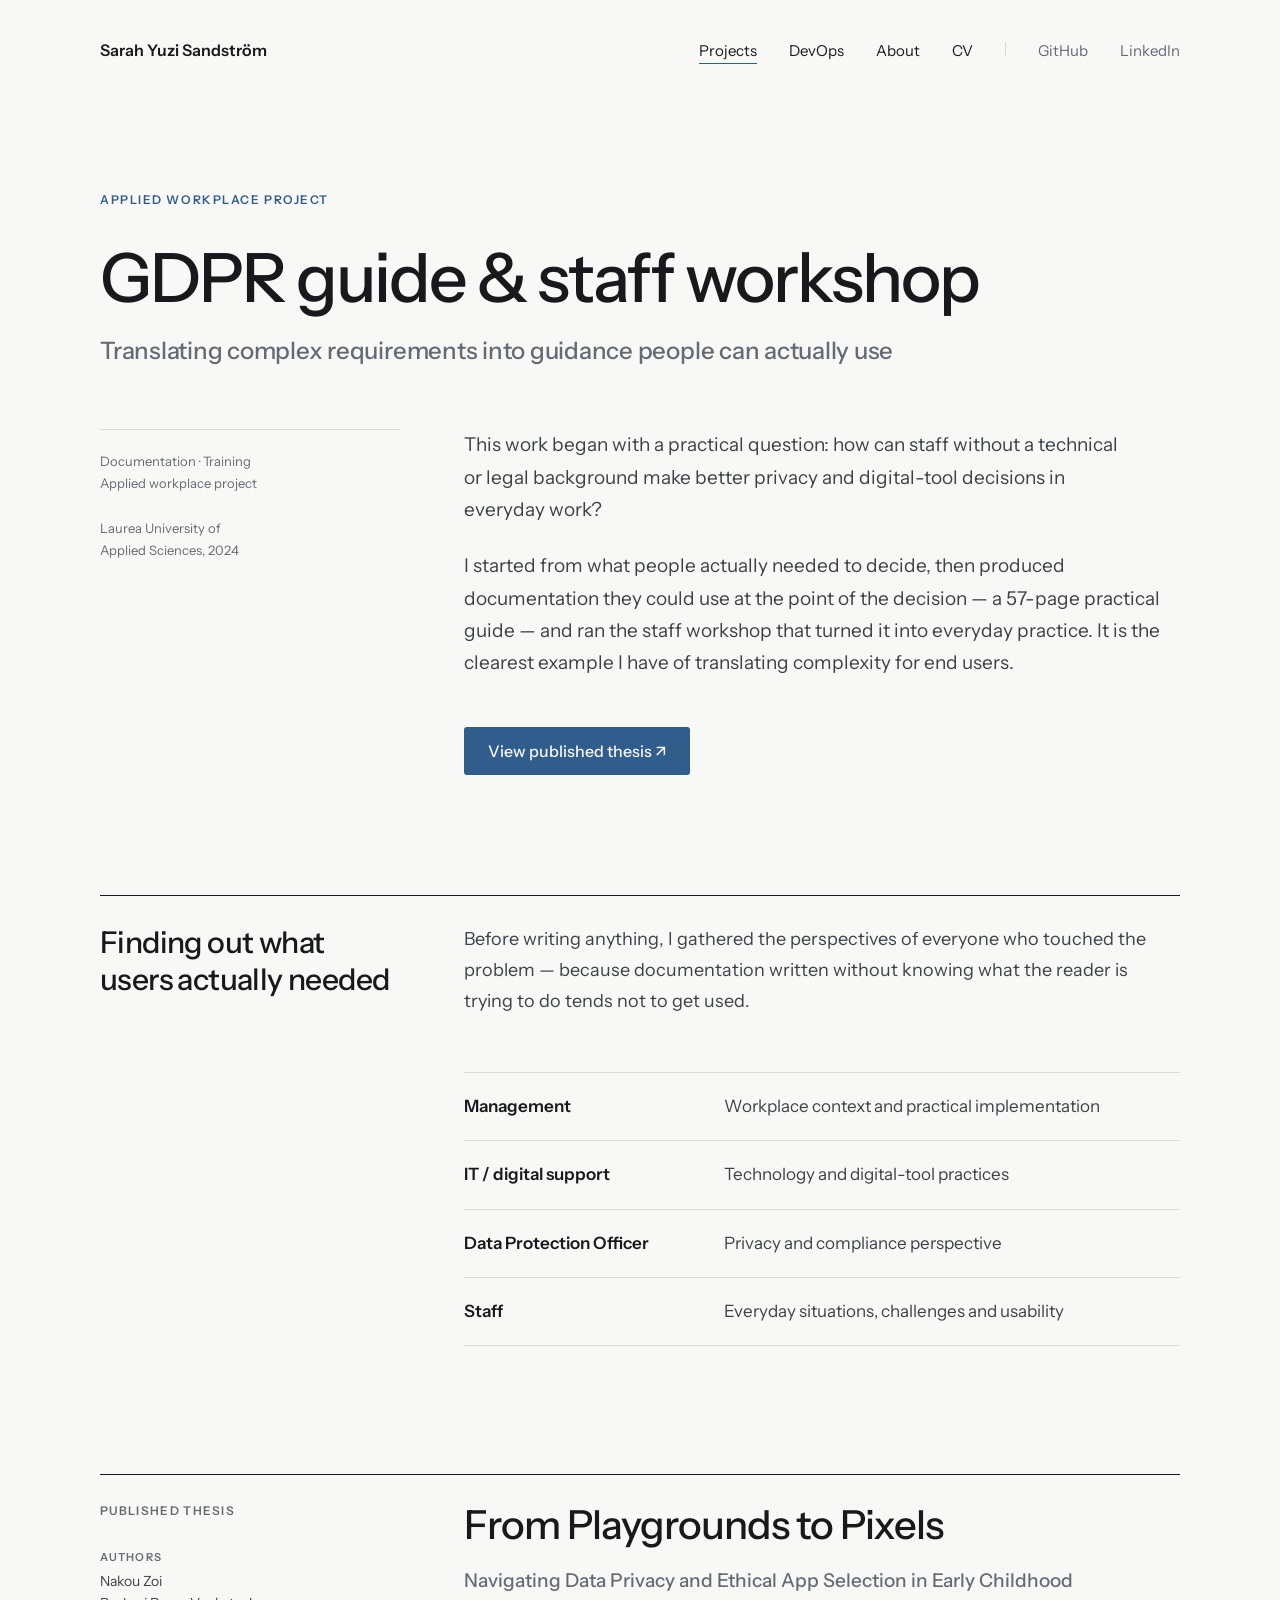
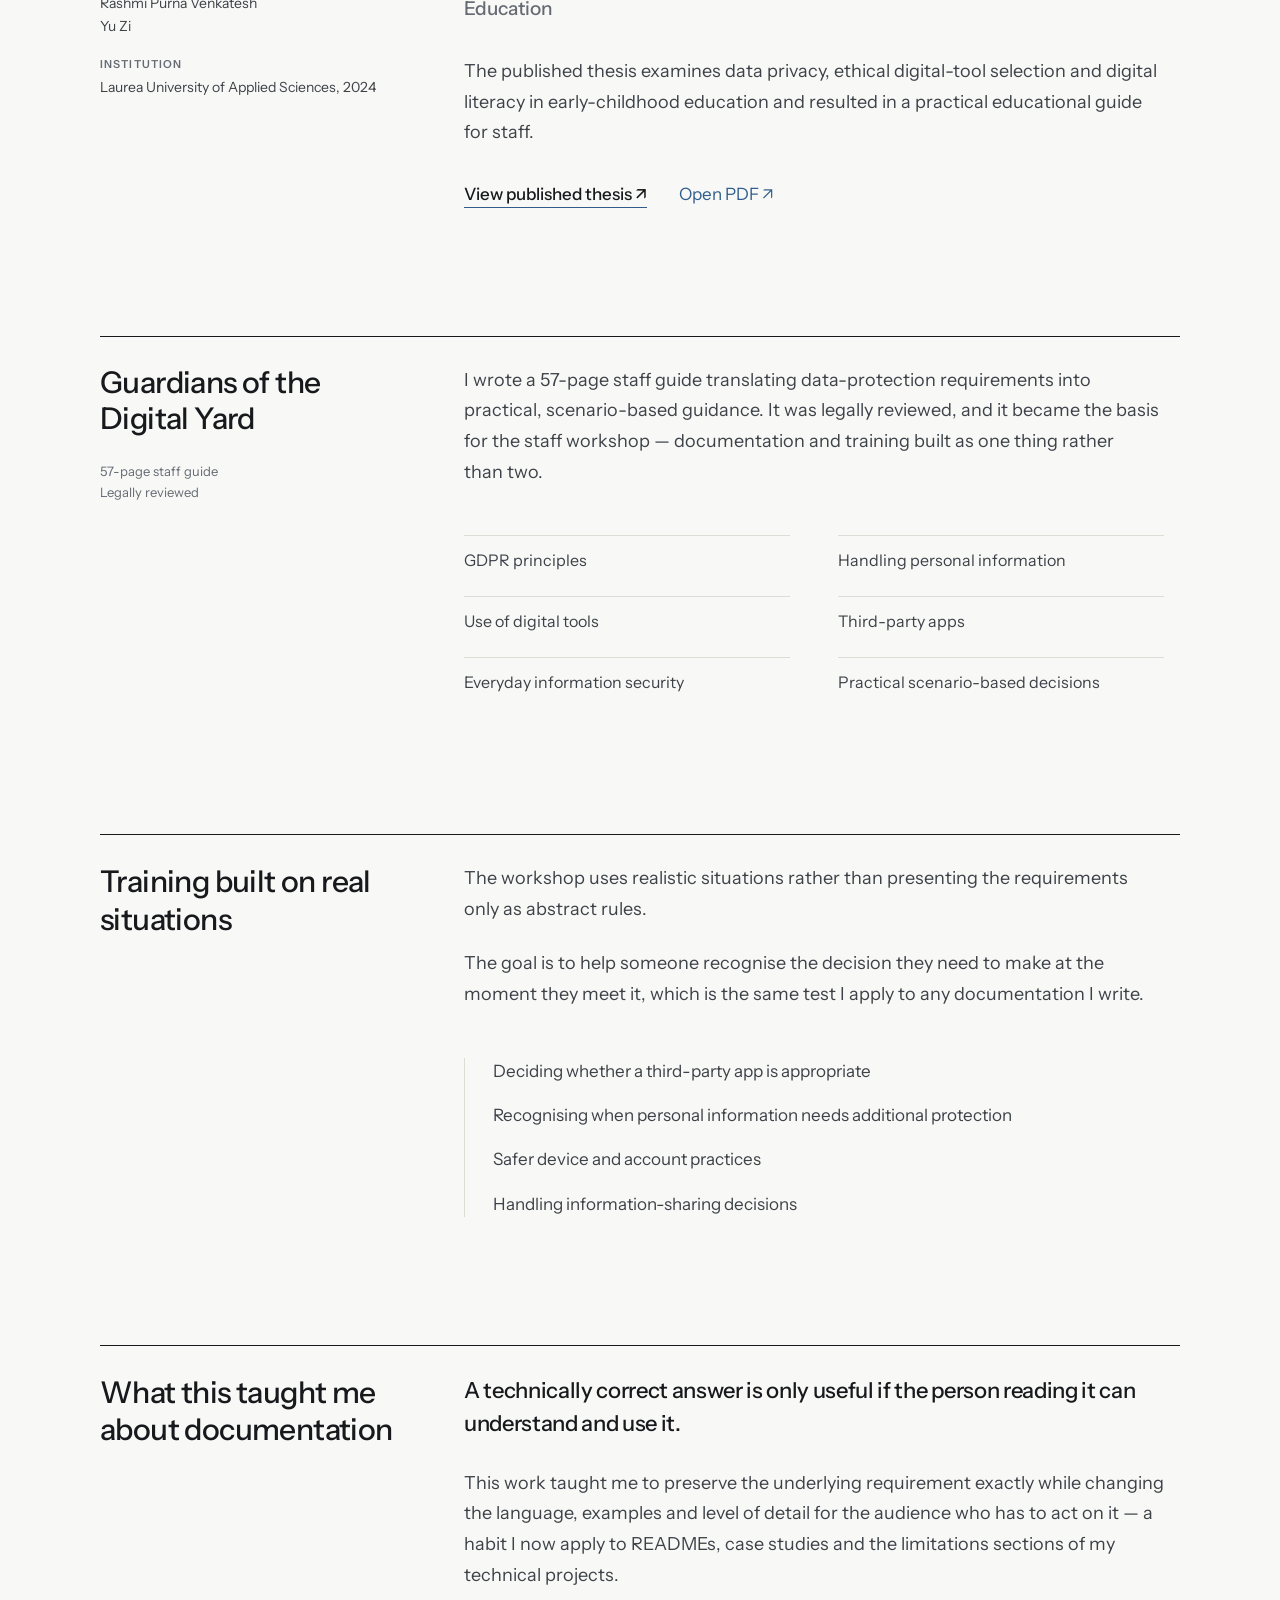
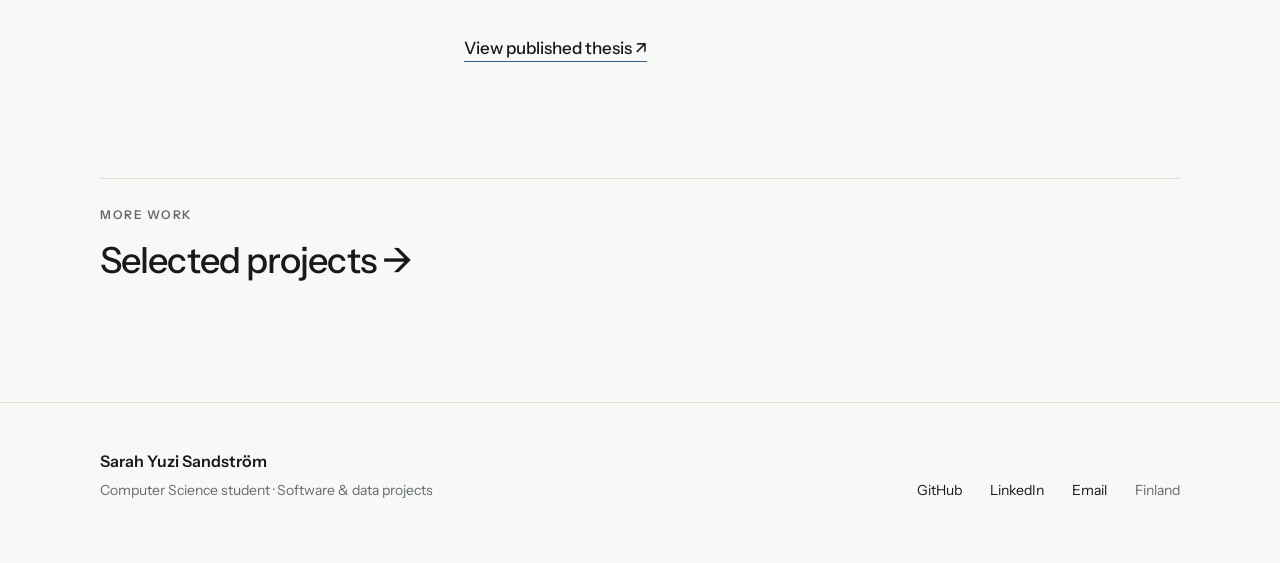
<file: projects/privacy-security-awareness/index.html>
<!DOCTYPE html>
<html lang="en">
<head>
<meta charset="utf-8">
<meta name="viewport" content="width=device-width, initial-scale=1">
<title>GDPR guide &amp; staff workshop — Sarah Yuzi Sandström</title>
<meta name="description" content="Documentation and training that translated complex GDPR requirements into usable guidance for non-specialists.">
<link rel="icon" href="../../favicon.svg" type="image/svg+xml">
<link rel="preconnect" href="https://fonts.googleapis.com">
<link rel="preconnect" href="https://fonts.gstatic.com" crossorigin>
<link href="https://fonts.googleapis.com/css2?family=Instrument+Sans:ital,wght@0,400..700;1,400..600&display=swap" rel="stylesheet">
<link rel="stylesheet" href="../../styles.css">
</head>
<body>
<main class="page">

<header style="max-width: 1240px; margin: 0 auto; padding: 40px 80px; display: flex; align-items: baseline; justify-content: space-between">
<a href="../../" style="font-size: 16px; font-weight: 600; color: #17191C">Sarah Yuzi Sandström</a>
<nav style="display: flex; align-items: baseline; gap: 32px; font-size: 15px">
<a href="../" style="color: #17191C; border-bottom: 1px solid #315D8C; padding-bottom: 3px">Projects</a>
<a href="../../devops/" style="color: #17191C">DevOps</a>
<a href="../../about/" style="color: #17191C">About</a>
<a href="../../cv/" style="color: #17191C">CV</a>
<span style="width: 1px; height: 14px; background: #D8D7D1"></span>
<a href="https://github.com/yuzi2021" style="color: #656B73">GitHub</a>
<a href="https://www.linkedin.com/in/sarah-sandstr%C3%B6m-17338ab6/" style="color: #656B73">LinkedIn</a>
</nav>
</header>
<div style="max-width: 1240px; margin: 0 auto; padding: 88px 80px 120px">
<p style="margin: 0 0 36px; font-size: 12px; font-weight: 600; letter-spacing: 0.13em; text-transform: uppercase; color: #315D8C">Applied workplace project</p>
<h1 style="margin: 0; max-width: 1000px; font-size: 68px; font-weight: 500; letter-spacing: -0.03em; line-height: 1.02">GDPR guide &amp; staff workshop</h1>
<p style="margin: 24px 0 0; font-size: 24px; font-weight: 500; color: #656B73; letter-spacing: -0.01em">Translating complex requirements into guidance people can actually use</p>
<div style="margin-top: 64px; display: grid; grid-template-columns: 300px minmax(0, 1fr); gap: 64px">
<div style="border-top: 1px solid #DEDCD5; padding-top: 20px">
<p style="margin: 0; font-size: 13px; line-height: 1.7; color: #656B73">Documentation · Training<br/>Applied workplace project<br/><br/>Laurea University of<br/>Applied Sciences, 2024</p>
</div>
<div style="max-width: 720px">
<p style="margin: 0; font-size: 19px; line-height: 1.7; color: #3D4248; text-wrap: pretty">This work began with a practical question: how can staff without a technical or legal background make better privacy and digital-tool decisions in everyday work?</p>
<p style="margin: 24px 0 0; font-size: 19px; line-height: 1.7; color: #3D4248; text-wrap: pretty">I started from what people actually needed to decide, then produced documentation they could use at the point of the decision — a 57-page practical guide — and ran the staff workshop that turned it into everyday practice. It is the clearest example I have of translating complexity for end users.</p>
<div style="margin-top: 48px">
<a href="https://www.theseus.fi/items/0a0d6240-02af-46a7-a733-f4bae8005e5d" style="display: inline-block; padding: 14px 24px; background: #315D8C; color: #F8F8F6; font-size: 16px; font-weight: 500; border-radius: 3px">View published thesis ↗</a>
</div>
</div>
</div>
</div>
<div style="max-width: 1240px; margin: 0 auto; padding: 0 80px 128px">
<div style="border-top: 1px solid #17191C; padding-top: 28px; display: grid; grid-template-columns: 300px minmax(0, 1fr); gap: 64px">
<h2 style="margin: 0; font-size: 30px; font-weight: 500; letter-spacing: -0.02em">Finding out what users actually needed</h2>
<div>
<p style="margin: 0; max-width: 700px; font-size: 18px; line-height: 1.7; color: #3D4248; text-wrap: pretty">Before writing anything, I gathered the perspectives of everyone who touched the problem — because documentation written without knowing what the reader is trying to do tends not to get used.</p>
<div style="margin-top: 56px; max-width: 760px">
<div style="display: grid; grid-template-columns: 220px minmax(0, 1fr); gap: 40px; align-items: baseline; padding: 20px 0; border-top: 1px solid #DEDCD5">
<p style="margin: 0; font-size: 17px; font-weight: 600">Management</p>
<p style="margin: 0; font-size: 17px; line-height: 1.6; color: #3D4248">Workplace context and practical implementation</p>
</div>
<div style="display: grid; grid-template-columns: 220px minmax(0, 1fr); gap: 40px; align-items: baseline; padding: 20px 0; border-top: 1px solid #DEDCD5">
<p style="margin: 0; font-size: 17px; font-weight: 600">IT / digital support</p>
<p style="margin: 0; font-size: 17px; line-height: 1.6; color: #3D4248">Technology and digital-tool practices</p>
</div>
<div style="display: grid; grid-template-columns: 220px minmax(0, 1fr); gap: 40px; align-items: baseline; padding: 20px 0; border-top: 1px solid #DEDCD5">
<p style="margin: 0; font-size: 17px; font-weight: 600">Data Protection Officer</p>
<p style="margin: 0; font-size: 17px; line-height: 1.6; color: #3D4248">Privacy and compliance perspective</p>
</div>
<div style="display: grid; grid-template-columns: 220px minmax(0, 1fr); gap: 40px; align-items: baseline; padding: 20px 0; border-top: 1px solid #DEDCD5; border-bottom: 1px solid #DEDCD5">
<p style="margin: 0; font-size: 17px; font-weight: 600">Staff</p>
<p style="margin: 0; font-size: 17px; line-height: 1.6; color: #3D4248">Everyday situations, challenges and usability</p>
</div>
</div>
</div>
</div>
</div>
<div style="max-width: 1240px; margin: 0 auto; padding: 0 80px 128px">
<div style="border-top: 1px solid #17191C; padding-top: 28px; display: grid; grid-template-columns: 300px minmax(0, 1fr); gap: 64px">
<div>
<p style="margin: 0; font-size: 12px; font-weight: 600; letter-spacing: 0.11em; text-transform: uppercase; color: #656B73">Published thesis</p>
<dl style="margin: 32px 0 0; display: grid; gap: 20px">
<div>
<dt style="font-size: 11px; font-weight: 600; letter-spacing: 0.1em; text-transform: uppercase; color: #656B73">Authors</dt>
<dd style="margin: 6px 0 0; font-size: 14px; line-height: 1.6; color: #3D4248">Nakou Zoi<br/>Rashmi Purna Venkatesh<br/>Yu Zi</dd>
</div>
<div>
<dt style="font-size: 11px; font-weight: 600; letter-spacing: 0.1em; text-transform: uppercase; color: #656B73">Institution</dt>
<dd style="margin: 6px 0 0; font-size: 14px; line-height: 1.5; color: #3D4248">Laurea University of Applied Sciences, 2024</dd>
</div>
</dl>
</div>
<div>
<h2 style="margin: 0; font-size: 40px; font-weight: 500; letter-spacing: -0.025em; line-height: 1.1">From Playgrounds to Pixels</h2>
<p style="margin: 20px 0 0; max-width: 700px; font-size: 19px; font-weight: 500; line-height: 1.5; color: #656B73">Navigating Data Privacy and Ethical App Selection in Early Childhood Education</p>
<p style="margin: 32px 0 0; max-width: 700px; font-size: 18px; line-height: 1.7; color: #3D4248; text-wrap: pretty">The published thesis examines data privacy, ethical digital-tool selection and digital literacy in early-childhood education and resulted in a practical educational guide for staff.</p>
<div style="margin-top: 36px; display: flex; align-items: baseline; gap: 32px">
<a href="https://www.theseus.fi/items/0a0d6240-02af-46a7-a733-f4bae8005e5d" style="font-size: 17px; font-weight: 500; color: #17191C; border-bottom: 1px solid #315D8C; padding-bottom: 3px">View published thesis ↗</a>
<a href="https://www.theseus.fi/bitstream/10024/859284/4/Venkatesh_Zi_Zoi.pdf" style="font-size: 17px; color: #315D8C">Open PDF ↗</a>
</div>
</div>
</div>
</div>
<div style="max-width: 1240px; margin: 0 auto; padding: 0 80px 128px">
<div style="border-top: 1px solid #17191C; padding-top: 28px; display: grid; grid-template-columns: 300px minmax(0, 1fr); gap: 64px">
<div>
<h2 style="margin: 0; font-size: 30px; font-weight: 500; letter-spacing: -0.02em; line-height: 1.2">Guardians of the<br/>Digital Yard</h2>
<p style="margin: 24px 0 0; font-size: 13px; line-height: 1.6; color: #656B73">57-page staff guide<br/>Legally reviewed</p>
</div>
<div>
<p style="margin: 0; max-width: 700px; font-size: 18px; line-height: 1.7; color: #3D4248; text-wrap: pretty">I wrote a 57-page staff guide translating data-protection requirements into practical, scenario-based guidance. It was legally reviewed, and it became the basis for the staff workshop — documentation and training built as one thing rather than two.</p>
<div style="margin-top: 48px; max-width: 700px; display: grid; grid-template-columns: repeat(2, minmax(0, 1fr)); gap: 12px 48px">
<p style="margin: 0; padding: 14px 0; border-top: 1px solid #DEDCD5; font-size: 16px; color: #3D4248">GDPR principles</p>
<p style="margin: 0; padding: 14px 0; border-top: 1px solid #DEDCD5; font-size: 16px; color: #3D4248">Handling personal information</p>
<p style="margin: 0; padding: 14px 0; border-top: 1px solid #DEDCD5; font-size: 16px; color: #3D4248">Use of digital tools</p>
<p style="margin: 0; padding: 14px 0; border-top: 1px solid #DEDCD5; font-size: 16px; color: #3D4248">Third-party apps</p>
<p style="margin: 0; padding: 14px 0; border-top: 1px solid #DEDCD5; font-size: 16px; color: #3D4248">Everyday information security</p>
<p style="margin: 0; padding: 14px 0; border-top: 1px solid #DEDCD5; font-size: 16px; color: #3D4248">Practical scenario-based decisions</p>
</div>
</div>
</div>
</div>
<div style="max-width: 1240px; margin: 0 auto; padding: 0 80px 128px">
<div style="border-top: 1px solid #17191C; padding-top: 28px; display: grid; grid-template-columns: 300px minmax(0, 1fr); gap: 64px">
<h2 style="margin: 0; font-size: 30px; font-weight: 500; letter-spacing: -0.02em; line-height: 1.25">Training built on real situations</h2>
<div>
<p style="margin: 0; max-width: 700px; font-size: 18px; line-height: 1.7; color: #3D4248; text-wrap: pretty">The workshop uses realistic situations rather than presenting the requirements only as abstract rules.</p>
<p style="margin: 24px 0 0; max-width: 700px; font-size: 18px; line-height: 1.7; color: #3D4248; text-wrap: pretty">The goal is to help someone recognise the decision they need to make at the moment they meet it, which is the same test I apply to any documentation I write.</p>
<ul style="margin: 48px 0 0; padding: 0 0 0 28px; list-style: none; max-width: 640px; border-left: 1px solid #DEDCD5; display: grid; gap: 18px; font-size: 17px; line-height: 1.55; color: #3D4248">
<li>Deciding whether a third-party app is appropriate</li>
<li>Recognising when personal information needs additional protection</li>
<li>Safer device and account practices</li>
<li>Handling information-sharing decisions</li>
</ul>
</div>
</div>
</div>
<div style="max-width: 1240px; margin: 0 auto; padding: 0 80px 120px">
<div style="border-top: 1px solid #17191C; padding-top: 28px; display: grid; grid-template-columns: 300px minmax(0, 1fr); gap: 64px">
<h2 style="margin: 0; font-size: 30px; font-weight: 500; letter-spacing: -0.02em; line-height: 1.25">What this taught me about documentation</h2>
<div>
<p style="margin: 0; max-width: 700px; font-size: 22px; font-weight: 500; line-height: 1.5; letter-spacing: -0.015em; text-wrap: pretty">A technically correct answer is only useful if the person reading it can understand and use it.</p>
<p style="margin: 28px 0 0; max-width: 700px; font-size: 18px; line-height: 1.7; color: #3D4248; text-wrap: pretty">This work taught me to preserve the underlying requirement exactly while changing the language, examples and level of detail for the audience who has to act on it — a habit I now apply to READMEs, case studies and the limitations sections of my technical projects.</p>
<div style="margin-top: 48px">
<a href="https://www.theseus.fi/items/0a0d6240-02af-46a7-a733-f4bae8005e5d" style="font-size: 17px; font-weight: 500; color: #17191C; border-bottom: 1px solid #315D8C; padding-bottom: 3px">View published thesis ↗</a>
</div>
</div>
</div>
</div>
<div style="max-width: 1240px; margin: 0 auto; padding: 0 80px 120px">
<a href="../" style="display: block; border-top: 1px solid #DEDCD5; padding-top: 28px">
<p style="margin: 0; font-size: 12px; font-weight: 600; letter-spacing: 0.13em; text-transform: uppercase; color: #656B73">More work</p>
<p style="margin: 16px 0 0; font-size: 36px; font-weight: 500; letter-spacing: -0.025em; color: #17191C">Selected projects →</p>
</a>
</div>
<footer style="border-top: 1px solid #DEDCD5">
<div style="max-width: 1240px; margin: 0 auto; padding: 48px 80px 64px; display: flex; align-items: flex-end; justify-content: space-between; gap: 48px">
<div>
<p style="margin: 0; font-size: 16px; font-weight: 600">Sarah Yuzi Sandström</p>
<p style="margin: 10px 0 0; font-size: 14px; color: #656B73">Computer Science student · Software &amp; data projects</p>
</div>
<div style="display: flex; align-items: baseline; gap: 28px; font-size: 14px">
<a href="https://github.com/yuzi2021" style="color: #17191C">GitHub</a>
<a href="https://www.linkedin.com/in/sarah-sandstr%C3%B6m-17338ab6/" style="color: #17191C">LinkedIn</a>
<a href="mailto:sarahyuzisandstrom@gmail.com" style="color: #17191C">Email</a>
<span style="color: #656B73">Finland</span>
</div>
</div>
</footer>

</main>
</body>
</html>
</file>
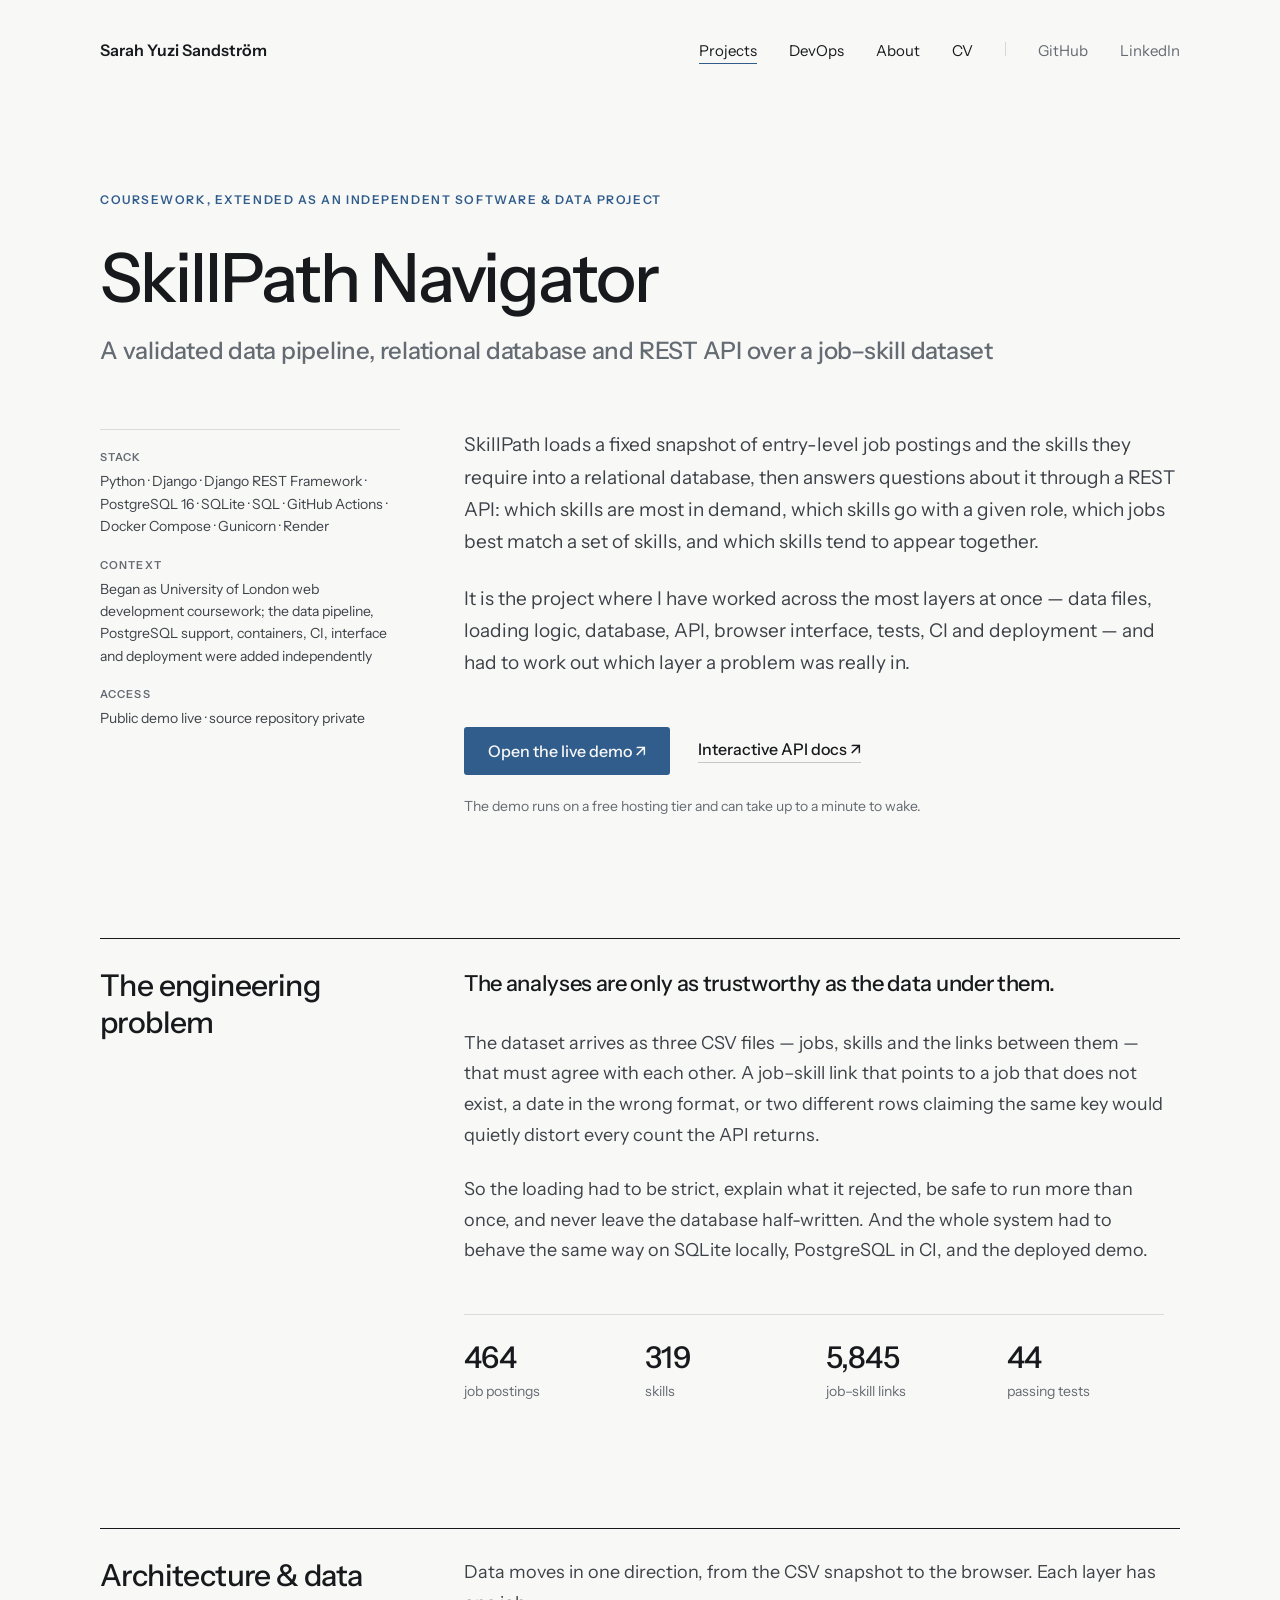
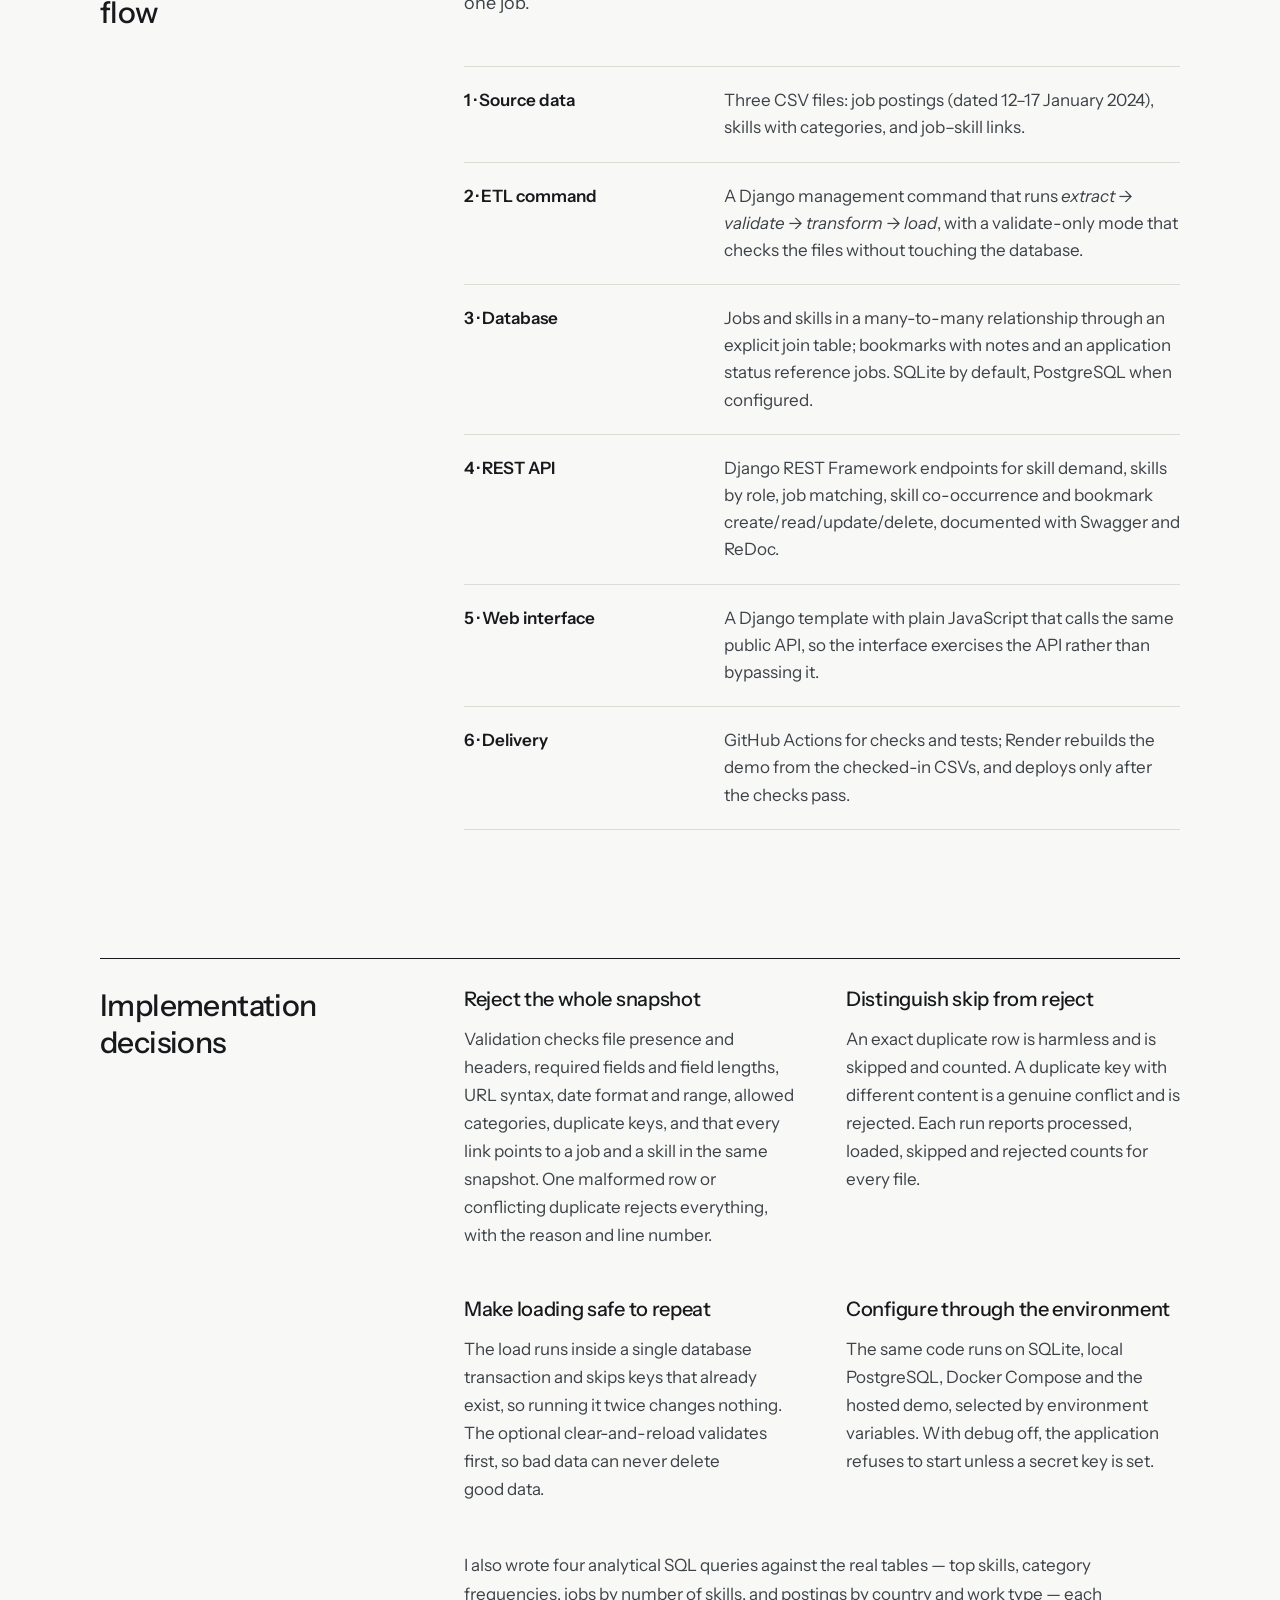
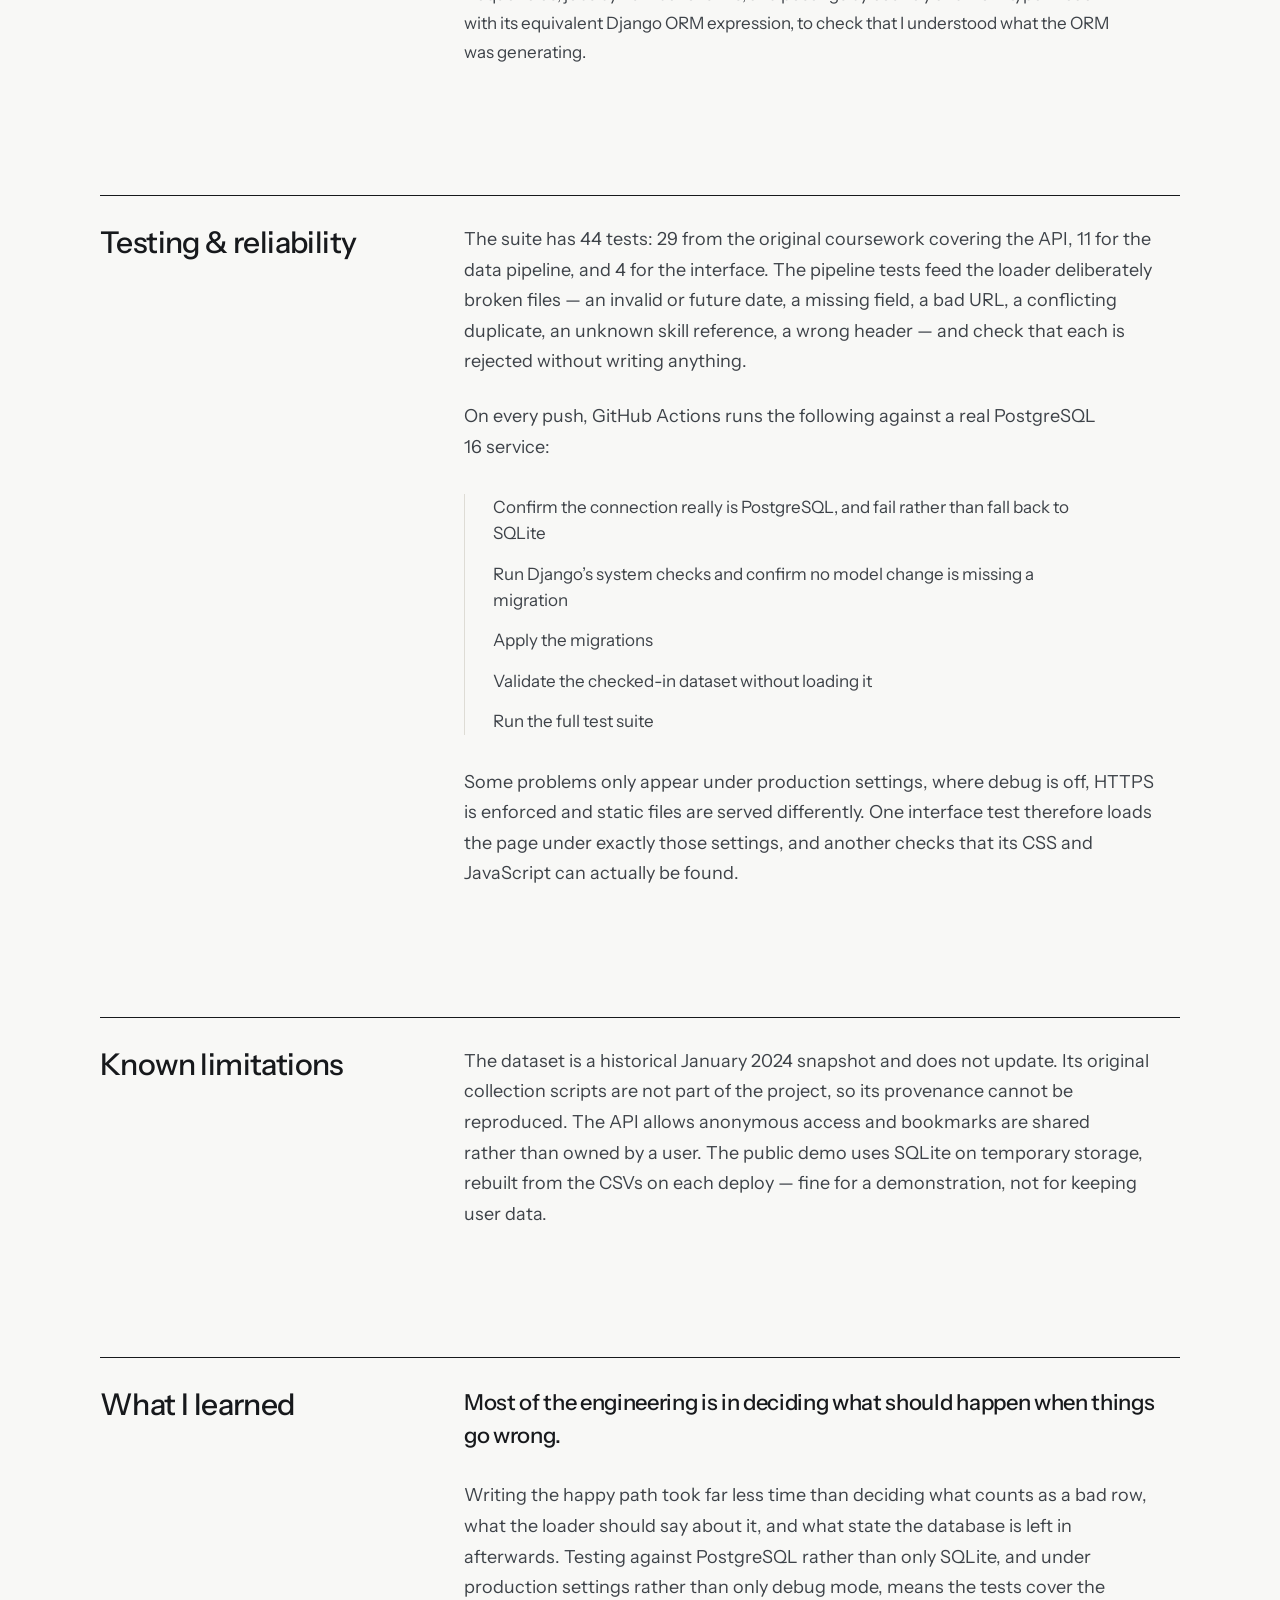
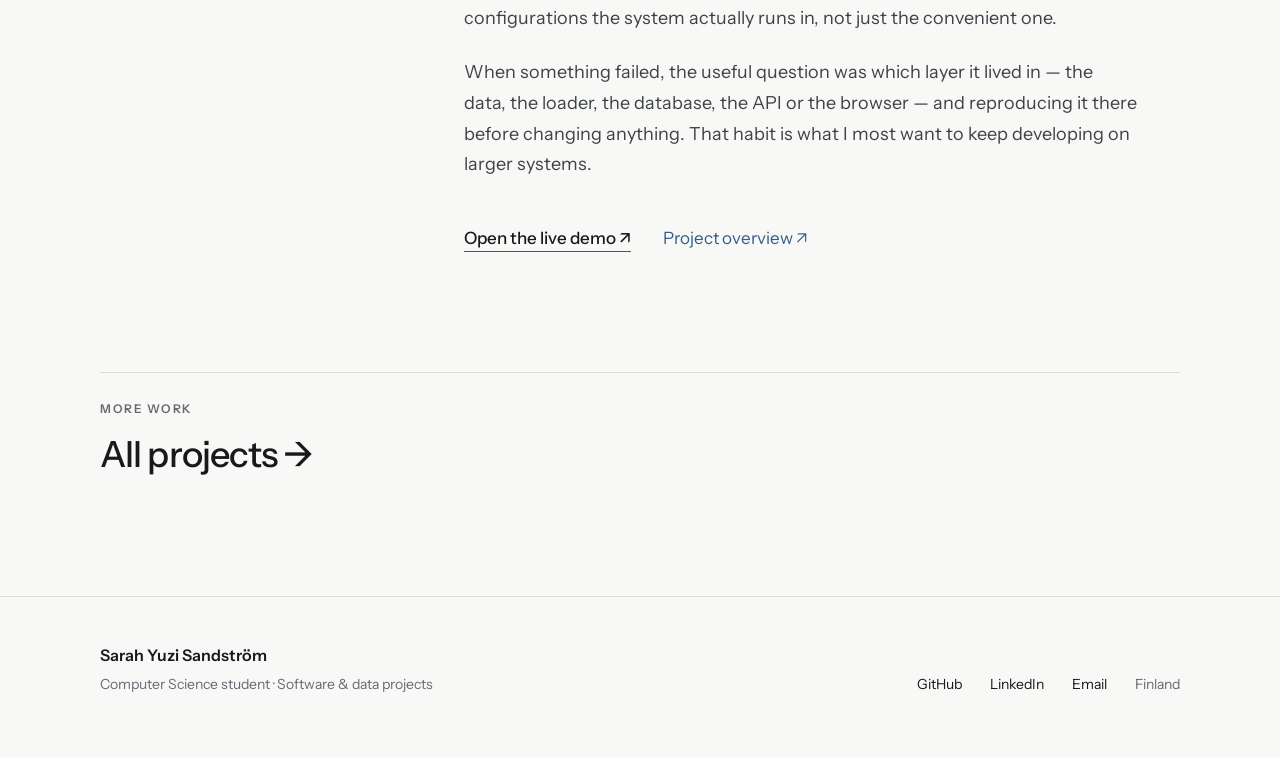
<file: projects/skillpath/index.html>
<!DOCTYPE html>
<html lang="en">
<head>
<meta charset="utf-8">
<meta name="viewport" content="width=device-width, initial-scale=1">
<title>SkillPath Navigator — Sarah Yuzi Sandström</title>
<meta name="description" content="SkillPath Navigator: a validated ETL pipeline, relational database and Django REST API over a job–skill dataset, tested in CI against PostgreSQL 16 and deployed as a public demo.">
<link rel="icon" href="../../favicon.svg" type="image/svg+xml">
<link rel="preconnect" href="https://fonts.googleapis.com">
<link rel="preconnect" href="https://fonts.gstatic.com" crossorigin>
<link href="https://fonts.googleapis.com/css2?family=Instrument+Sans:ital,wght@0,400..700;1,400..600&display=swap" rel="stylesheet">
<link rel="stylesheet" href="../../styles.css">
</head>
<body>
<main class="page">

<header style="max-width: 1240px; margin: 0 auto; padding: 40px 80px; display: flex; align-items: baseline; justify-content: space-between">
<a href="../../" style="font-size: 16px; font-weight: 600; color: #17191C">Sarah Yuzi Sandström</a>
<nav style="display: flex; align-items: baseline; gap: 32px; font-size: 15px">
<a href="../" style="color: #17191C; border-bottom: 1px solid #315D8C; padding-bottom: 3px">Projects</a>
<a href="../../devops/" style="color: #17191C">DevOps</a>
<a href="../../about/" style="color: #17191C">About</a>
<a href="../../cv/" style="color: #17191C">CV</a>
<span style="width: 1px; height: 14px; background: #D8D7D1"></span>
<a href="https://github.com/yuzi2021" style="color: #656B73">GitHub</a>
<a href="https://www.linkedin.com/in/sarah-sandstr%C3%B6m-17338ab6/" style="color: #656B73">LinkedIn</a>
</nav>
</header>
<div style="max-width: 1240px; margin: 0 auto; padding: 88px 80px 120px">
<p style="margin: 0 0 36px; font-size: 12px; font-weight: 600; letter-spacing: 0.13em; text-transform: uppercase; color: #315D8C">Coursework, extended as an independent software &amp; data project</p>
<h1 style="margin: 0; max-width: 1000px; font-size: 68px; font-weight: 500; letter-spacing: -0.03em; line-height: 1.02">SkillPath Navigator</h1>
<p style="margin: 24px 0 0; font-size: 24px; font-weight: 500; color: #656B73; letter-spacing: -0.01em">A validated data pipeline, relational database and REST API over a job–skill dataset</p>
<div style="margin-top: 64px; display: grid; grid-template-columns: 300px minmax(0, 1fr); gap: 64px">
<div style="border-top: 1px solid #DEDCD5; padding-top: 20px">
<dl style="margin: 0; display: grid; gap: 20px">
<div>
<dt style="font-size: 11px; font-weight: 600; letter-spacing: 0.1em; text-transform: uppercase; color: #656B73">Stack</dt>
<dd style="margin: 6px 0 0; font-size: 14px; line-height: 1.6; color: #3D4248">Python · Django · Django REST Framework · PostgreSQL 16 · SQLite · SQL · GitHub Actions · Docker Compose · Gunicorn · Render</dd>
</div>
<div>
<dt style="font-size: 11px; font-weight: 600; letter-spacing: 0.1em; text-transform: uppercase; color: #656B73">Context</dt>
<dd style="margin: 6px 0 0; font-size: 14px; line-height: 1.6; color: #3D4248">Began as University of London web development coursework; the data pipeline, PostgreSQL support, containers, CI, interface and deployment were added independently</dd>
</div>
<div>
<dt style="font-size: 11px; font-weight: 600; letter-spacing: 0.1em; text-transform: uppercase; color: #656B73">Access</dt>
<dd style="margin: 6px 0 0; font-size: 14px; line-height: 1.6; color: #3D4248">Public demo live · source repository private</dd>
</div>
</dl>
</div>
<div style="max-width: 720px">
<p style="margin: 0; font-size: 19px; line-height: 1.7; color: #3D4248; text-wrap: pretty">SkillPath loads a fixed snapshot of entry-level job postings and the skills they require into a relational database, then answers questions about it through a REST API: which skills are most in demand, which skills go with a given role, which jobs best match a set of skills, and which skills tend to appear together.</p>
<p style="margin: 24px 0 0; font-size: 19px; line-height: 1.7; color: #3D4248; text-wrap: pretty">It is the project where I have worked across the most layers at once — data files, loading logic, database, API, browser interface, tests, CI and deployment — and had to work out which layer a problem was really in.</p>
<div style="margin-top: 48px; display: flex; align-items: center; gap: 28px">
<a href="https://skillpath-navigator-bji1.onrender.com/app/" style="display: inline-block; padding: 14px 24px; background: #315D8C; color: #F8F8F6; font-size: 16px; font-weight: 500; border-radius: 3px">Open the live demo ↗</a>
<a href="https://skillpath-navigator-bji1.onrender.com/swagger/" style="font-size: 16px; font-weight: 500; color: #17191C; border-bottom: 1px solid #C9C7BF; padding-bottom: 3px">Interactive API docs ↗</a>
</div>
<p style="margin: 20px 0 0; font-size: 14px; line-height: 1.6; color: #656B73">The demo runs on a free hosting tier and can take up to a minute to wake.</p>
</div>
</div>
</div>
<div style="max-width: 1240px; margin: 0 auto; padding: 0 80px 128px">
<div style="border-top: 1px solid #17191C; padding-top: 28px; display: grid; grid-template-columns: 300px minmax(0, 1fr); gap: 64px">
<h2 style="margin: 0; font-size: 30px; font-weight: 500; letter-spacing: -0.02em; line-height: 1.25">The engineering problem</h2>
<div>
<p style="margin: 0; max-width: 700px; font-size: 22px; font-weight: 500; line-height: 1.5; letter-spacing: -0.015em; text-wrap: pretty">The analyses are only as trustworthy as the data under them.</p>
<p style="margin: 28px 0 0; max-width: 700px; font-size: 18px; line-height: 1.7; color: #3D4248; text-wrap: pretty">The dataset arrives as three CSV files — jobs, skills and the links between them — that must agree with each other. A job–skill link that points to a job that does not exist, a date in the wrong format, or two different rows claiming the same key would quietly distort every count the API returns.</p>
<p style="margin: 24px 0 0; max-width: 700px; font-size: 18px; line-height: 1.7; color: #3D4248; text-wrap: pretty">So the loading had to be strict, explain what it rejected, be safe to run more than once, and never leave the database half-written. And the whole system had to behave the same way on SQLite locally, PostgreSQL in CI, and the deployed demo.</p>
<div style="margin-top: 48px; max-width: 700px; display: grid; grid-template-columns: repeat(4, minmax(0, 1fr)); gap: 24px; border-top: 1px solid #DEDCD5; padding-top: 24px">
<div><p style="margin: 0; font-size: 30px; font-weight: 500; letter-spacing: -0.02em">464</p><p style="margin: 6px 0 0; font-size: 14px; color: #656B73">job postings</p></div>
<div><p style="margin: 0; font-size: 30px; font-weight: 500; letter-spacing: -0.02em">319</p><p style="margin: 6px 0 0; font-size: 14px; color: #656B73">skills</p></div>
<div><p style="margin: 0; font-size: 30px; font-weight: 500; letter-spacing: -0.02em">5,845</p><p style="margin: 6px 0 0; font-size: 14px; color: #656B73">job–skill links</p></div>
<div><p style="margin: 0; font-size: 30px; font-weight: 500; letter-spacing: -0.02em">44</p><p style="margin: 6px 0 0; font-size: 14px; color: #656B73">passing tests</p></div>
</div>
</div>
</div>
</div>
<div style="max-width: 1240px; margin: 0 auto; padding: 0 80px 128px">
<div style="border-top: 1px solid #17191C; padding-top: 28px; display: grid; grid-template-columns: 300px minmax(0, 1fr); gap: 64px">
<h2 style="margin: 0; font-size: 30px; font-weight: 500; letter-spacing: -0.02em; line-height: 1.25">Architecture &amp; data flow</h2>
<div>
<p style="margin: 0; max-width: 700px; font-size: 18px; line-height: 1.7; color: #3D4248; text-wrap: pretty">Data moves in one direction, from the CSV snapshot to the browser. Each layer has one job.</p>
<div style="margin-top: 48px; max-width: 760px">
<div style="display: grid; grid-template-columns: 220px minmax(0, 1fr); gap: 40px; align-items: baseline; padding: 20px 0; border-top: 1px solid #DEDCD5">
<p style="margin: 0; font-size: 17px; font-weight: 600">1 · Source data</p>
<p style="margin: 0; font-size: 17px; line-height: 1.6; color: #3D4248">Three CSV files: job postings (dated 12–17 January 2024), skills with categories, and job–skill links.</p>
</div>
<div style="display: grid; grid-template-columns: 220px minmax(0, 1fr); gap: 40px; align-items: baseline; padding: 20px 0; border-top: 1px solid #DEDCD5">
<p style="margin: 0; font-size: 17px; font-weight: 600">2 · ETL command</p>
<p style="margin: 0; font-size: 17px; line-height: 1.6; color: #3D4248">A Django management command that runs <em>extract → validate → transform → load</em>, with a validate-only mode that checks the files without touching the database.</p>
</div>
<div style="display: grid; grid-template-columns: 220px minmax(0, 1fr); gap: 40px; align-items: baseline; padding: 20px 0; border-top: 1px solid #DEDCD5">
<p style="margin: 0; font-size: 17px; font-weight: 600">3 · Database</p>
<p style="margin: 0; font-size: 17px; line-height: 1.6; color: #3D4248">Jobs and skills in a many-to-many relationship through an explicit join table; bookmarks with notes and an application status reference jobs. SQLite by default, PostgreSQL when configured.</p>
</div>
<div style="display: grid; grid-template-columns: 220px minmax(0, 1fr); gap: 40px; align-items: baseline; padding: 20px 0; border-top: 1px solid #DEDCD5">
<p style="margin: 0; font-size: 17px; font-weight: 600">4 · REST API</p>
<p style="margin: 0; font-size: 17px; line-height: 1.6; color: #3D4248">Django REST Framework endpoints for skill demand, skills by role, job matching, skill co-occurrence and bookmark create/read/update/delete, documented with Swagger and ReDoc.</p>
</div>
<div style="display: grid; grid-template-columns: 220px minmax(0, 1fr); gap: 40px; align-items: baseline; padding: 20px 0; border-top: 1px solid #DEDCD5">
<p style="margin: 0; font-size: 17px; font-weight: 600">5 · Web interface</p>
<p style="margin: 0; font-size: 17px; line-height: 1.6; color: #3D4248">A Django template with plain JavaScript that calls the same public API, so the interface exercises the API rather than bypassing it.</p>
</div>
<div style="display: grid; grid-template-columns: 220px minmax(0, 1fr); gap: 40px; align-items: baseline; padding: 20px 0; border-top: 1px solid #DEDCD5; border-bottom: 1px solid #DEDCD5">
<p style="margin: 0; font-size: 17px; font-weight: 600">6 · Delivery</p>
<p style="margin: 0; font-size: 17px; line-height: 1.6; color: #3D4248">GitHub Actions for checks and tests; Render rebuilds the demo from the checked-in CSVs, and deploys only after the checks pass.</p>
</div>
</div>
</div>
</div>
</div>
<div style="max-width: 1240px; margin: 0 auto; padding: 0 80px 128px">
<div style="border-top: 1px solid #17191C; padding-top: 28px; display: grid; grid-template-columns: 300px minmax(0, 1fr); gap: 64px">
<h2 style="margin: 0; font-size: 30px; font-weight: 500; letter-spacing: -0.02em; line-height: 1.25">Implementation decisions</h2>
<div>
<div style="display: grid; grid-template-columns: repeat(2, minmax(0, 1fr)); gap: 48px; max-width: 760px">
<div>
<h3 style="margin: 0 0 14px; font-size: 20px; font-weight: 500; letter-spacing: -0.015em">Reject the whole snapshot</h3>
<p style="margin: 0; font-size: 17px; line-height: 1.65; color: #3D4248; text-wrap: pretty">Validation checks file presence and headers, required fields and field lengths, URL syntax, date format and range, allowed categories, duplicate keys, and that every link points to a job and a skill in the same snapshot. One malformed row or conflicting duplicate rejects everything, with the reason and line number.</p>
</div>
<div>
<h3 style="margin: 0 0 14px; font-size: 20px; font-weight: 500; letter-spacing: -0.015em">Distinguish skip from reject</h3>
<p style="margin: 0; font-size: 17px; line-height: 1.65; color: #3D4248; text-wrap: pretty">An exact duplicate row is harmless and is skipped and counted. A duplicate key with different content is a genuine conflict and is rejected. Each run reports processed, loaded, skipped and rejected counts for every file.</p>
</div>
<div>
<h3 style="margin: 0 0 14px; font-size: 20px; font-weight: 500; letter-spacing: -0.015em">Make loading safe to repeat</h3>
<p style="margin: 0; font-size: 17px; line-height: 1.65; color: #3D4248; text-wrap: pretty">The load runs inside a single database transaction and skips keys that already exist, so running it twice changes nothing. The optional clear-and-reload validates first, so bad data can never delete good data.</p>
</div>
<div>
<h3 style="margin: 0 0 14px; font-size: 20px; font-weight: 500; letter-spacing: -0.015em">Configure through the environment</h3>
<p style="margin: 0; font-size: 17px; line-height: 1.65; color: #3D4248; text-wrap: pretty">The same code runs on SQLite, local PostgreSQL, Docker Compose and the hosted demo, selected by environment variables. With debug off, the application refuses to start unless a secret key is set.</p>
</div>
</div>
<p style="margin: 48px 0 0; max-width: 700px; font-size: 17px; line-height: 1.7; color: #3D4248; text-wrap: pretty">I also wrote four analytical SQL queries against the real tables — top skills, category frequencies, jobs by number of skills, and postings by country and work type — each with its equivalent Django ORM expression, to check that I understood what the ORM was generating.</p>
</div>
</div>
</div>
<div style="max-width: 1240px; margin: 0 auto; padding: 0 80px 128px">
<div style="border-top: 1px solid #17191C; padding-top: 28px; display: grid; grid-template-columns: 300px minmax(0, 1fr); gap: 64px">
<h2 style="margin: 0; font-size: 30px; font-weight: 500; letter-spacing: -0.02em; line-height: 1.25">Testing &amp; reliability</h2>
<div>
<p style="margin: 0; max-width: 700px; font-size: 18px; line-height: 1.7; color: #3D4248; text-wrap: pretty">The suite has 44 tests: 29 from the original coursework covering the API, 11 for the data pipeline, and 4 for the interface. The pipeline tests feed the loader deliberately broken files — an invalid or future date, a missing field, a bad URL, a conflicting duplicate, an unknown skill reference, a wrong header — and check that each is rejected without writing anything.</p>
<p style="margin: 24px 0 0; max-width: 700px; font-size: 18px; line-height: 1.7; color: #3D4248; text-wrap: pretty">On every push, GitHub Actions runs the following against a real PostgreSQL 16 service:</p>
<ul style="margin: 32px 0 0; padding: 0 0 0 28px; list-style: none; max-width: 640px; border-left: 1px solid #DEDCD5; display: grid; gap: 14px; font-size: 17px; line-height: 1.55; color: #3D4248">
<li>Confirm the connection really is PostgreSQL, and fail rather than fall back to SQLite</li>
<li>Run Django&rsquo;s system checks and confirm no model change is missing a migration</li>
<li>Apply the migrations</li>
<li>Validate the checked-in dataset without loading it</li>
<li>Run the full test suite</li>
</ul>
<p style="margin: 32px 0 0; max-width: 700px; font-size: 18px; line-height: 1.7; color: #3D4248; text-wrap: pretty">Some problems only appear under production settings, where debug is off, HTTPS is enforced and static files are served differently. One interface test therefore loads the page under exactly those settings, and another checks that its CSS and JavaScript can actually be found.</p>
</div>
</div>
</div>
<div style="max-width: 1240px; margin: 0 auto; padding: 0 80px 128px">
<div style="border-top: 1px solid #17191C; padding-top: 28px; display: grid; grid-template-columns: 300px minmax(0, 1fr); gap: 64px">
<h2 style="margin: 0; font-size: 30px; font-weight: 500; letter-spacing: -0.02em; line-height: 1.25">Known limitations</h2>
<div>
<p style="margin: 0; max-width: 700px; font-size: 18px; line-height: 1.7; color: #3D4248; text-wrap: pretty">The dataset is a historical January 2024 snapshot and does not update. Its original collection scripts are not part of the project, so its provenance cannot be reproduced. The API allows anonymous access and bookmarks are shared rather than owned by a user. The public demo uses SQLite on temporary storage, rebuilt from the CSVs on each deploy — fine for a demonstration, not for keeping user data.</p>
</div>
</div>
</div>
<div style="max-width: 1240px; margin: 0 auto; padding: 0 80px 120px">
<div style="border-top: 1px solid #17191C; padding-top: 28px; display: grid; grid-template-columns: 300px minmax(0, 1fr); gap: 64px">
<h2 style="margin: 0; font-size: 30px; font-weight: 500; letter-spacing: -0.02em; line-height: 1.25">What I learned</h2>
<div>
<p style="margin: 0; max-width: 700px; font-size: 22px; font-weight: 500; line-height: 1.5; letter-spacing: -0.015em; text-wrap: pretty">Most of the engineering is in deciding what should happen when things go wrong.</p>
<p style="margin: 28px 0 0; max-width: 700px; font-size: 18px; line-height: 1.7; color: #3D4248; text-wrap: pretty">Writing the happy path took far less time than deciding what counts as a bad row, what the loader should say about it, and what state the database is left in afterwards. Testing against PostgreSQL rather than only SQLite, and under production settings rather than only debug mode, means the tests cover the configurations the system actually runs in, not just the convenient one.</p>
<p style="margin: 24px 0 0; max-width: 700px; font-size: 18px; line-height: 1.7; color: #3D4248; text-wrap: pretty">When something failed, the useful question was which layer it lived in — the data, the loader, the database, the API or the browser — and reproducing it there before changing anything. That habit is what I most want to keep developing on larger systems.</p>
<div style="margin-top: 48px; display: flex; align-items: baseline; gap: 32px">
<a href="https://skillpath-navigator-bji1.onrender.com/app/" style="font-size: 17px; font-weight: 500; color: #17191C; border-bottom: 1px solid #315D8C; padding-bottom: 3px">Open the live demo ↗</a>
<a href="https://skillpath-navigator-bji1.onrender.com/" style="font-size: 17px; color: #315D8C">Project overview ↗</a>
</div>
</div>
</div>
</div>
<div style="max-width: 1240px; margin: 0 auto; padding: 0 80px 120px">
<a href="../" style="display: block; border-top: 1px solid #DEDCD5; padding-top: 28px">
<p style="margin: 0; font-size: 12px; font-weight: 600; letter-spacing: 0.13em; text-transform: uppercase; color: #656B73">More work</p>
<p style="margin: 16px 0 0; font-size: 36px; font-weight: 500; letter-spacing: -0.025em; color: #17191C">All projects →</p>
</a>
</div>
<footer style="border-top: 1px solid #DEDCD5">
<div style="max-width: 1240px; margin: 0 auto; padding: 48px 80px 64px; display: flex; align-items: flex-end; justify-content: space-between; gap: 48px">
<div>
<p style="margin: 0; font-size: 16px; font-weight: 600">Sarah Yuzi Sandström</p>
<p style="margin: 10px 0 0; font-size: 14px; color: #656B73">Computer Science student · Software &amp; data projects</p>
</div>
<div style="display: flex; align-items: baseline; gap: 28px; font-size: 14px">
<a href="https://github.com/yuzi2021" style="color: #17191C">GitHub</a>
<a href="https://www.linkedin.com/in/sarah-sandstr%C3%B6m-17338ab6/" style="color: #17191C">LinkedIn</a>
<a href="mailto:sarahyuzisandstrom@gmail.com" style="color: #17191C">Email</a>
<span style="color: #656B73">Finland</span>
</div>
</div>
</footer>

</main>
</body>
</html>
</file>
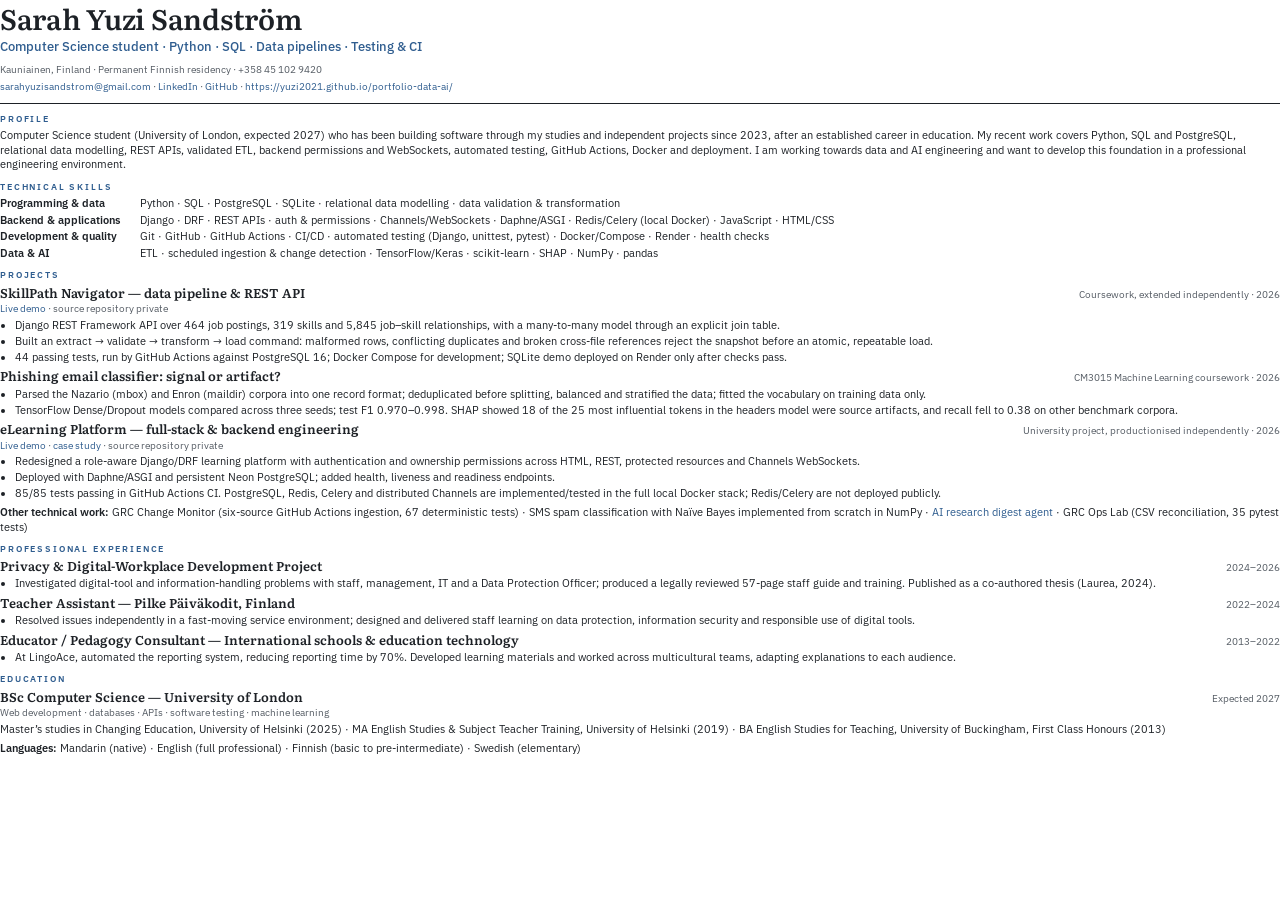
<file: documents/cv-source.html>
<!DOCTYPE html>
<html lang="en">
<head>
<meta charset="utf-8">
<title>Sarah Yuzi Sandström — CV</title>
<link href="https://fonts.googleapis.com/css2?family=Literata:opsz,wght@7..72,500;7..72,600&family=IBM+Plex+Sans:ital,wght@0,400;0,500;0,600;1,400&display=swap" rel="stylesheet">
<style>
@page { size: A4; margin: 12mm 14mm 10mm; }
* { box-sizing: border-box; }
body { margin: 0; font-family: "IBM Plex Sans", sans-serif; font-size: 8.4pt; line-height: 1.31; color: #1d2126; }
a { color: #2f5d8f; text-decoration: none; }
h1 { font-family: "Literata", serif; font-weight: 600; font-size: 21pt; margin: 0; letter-spacing: -0.01em; }
.tag { color: #2f5d8f; font-weight: 500; font-size: 9.6pt; margin-top: 2pt; }
.contact { font-size: 7.8pt; color: #555c64; margin-top: 4pt; line-height: 1.55; }
.rule { border-top: 1.2pt solid #1d2126; margin: 7pt 0 0; }
h2 { font-size: 6.9pt; font-weight: 600; letter-spacing: 0.2em; text-transform: uppercase; color: #2f5d8f; margin: 6.5pt 0 2.5pt; }
p { margin: 0 0 3pt; }
.row { display: grid; grid-template-columns: 34mm 1fr; gap: 3mm; margin-bottom: 1.5pt; }
.row b { font-weight: 600; }
.item { margin-bottom: 3pt; }
.head { display: flex; justify-content: space-between; align-items: baseline; }
.head .t { font-family: "Literata", serif; font-weight: 600; font-size: 9.6pt; }
.head .d { font-size: 7.8pt; color: #555c64; white-space: nowrap; }
.sub { font-size: 7.8pt; color: #555c64; margin: 0.5pt 0 1.5pt; }
ul { margin: 1pt 0 0; padding-left: 11pt; }
li { margin-bottom: 1pt; }
.stack { background: #eef2f8; padding: 2pt 5pt; margin-top: 2.5pt; font-size: 7.7pt; }
.stack b { font-weight: 600; }
.cols { display: grid; grid-template-columns: repeat(4, 1fr); gap: 3mm; }
.cols b { font-weight: 600; display: block; }
.cols span { font-size: 7.8pt; color: #555c64; }
</style>
</head>
<body>
<h1>Sarah Yuzi Sandström</h1>
<div class="tag">Computer Science student · Python · SQL · Data pipelines · Testing &amp; CI</div>
<div class="contact">Kauniainen, Finland · Permanent Finnish residency · +358 45 102 9420<br>
<a href="mailto:sarahyuzisandstrom@gmail.com">sarahyuzisandstrom@gmail.com</a> · <a href="https://www.linkedin.com/in/sarah-sandstr%C3%B6m-17338ab6/">LinkedIn</a> · <a href="https://github.com/yuzi2021">GitHub</a> · <a href="https://yuzi2021.github.io/portfolio-data-ai/">https://yuzi2021.github.io/portfolio-data-ai/</a></div>
<div class="rule"></div>

<h2>Profile</h2>
<p>Computer Science student (University of London, expected 2027) who has been building software through my studies and independent projects since 2023, after an established career in education. My recent work covers Python, SQL and PostgreSQL, relational data modelling, REST APIs, validated ETL, backend permissions and WebSockets, automated testing, GitHub Actions, Docker and deployment. I am working towards data and AI engineering and want to develop this foundation in a professional engineering environment.</p>

<h2>Technical skills</h2>
<div class="row"><b>Programming &amp; data</b><span>Python · SQL · PostgreSQL · SQLite · relational data modelling · data validation &amp; transformation</span></div>
<div class="row"><b>Backend &amp; applications</b><span>Django · DRF · REST APIs · auth &amp; permissions · Channels/WebSockets · Daphne/ASGI · Redis/Celery (local Docker) · JavaScript · HTML/CSS</span></div>
<div class="row"><b>Development &amp; quality</b><span>Git · GitHub · GitHub Actions · CI/CD · automated testing (Django, unittest, pytest) · Docker/Compose · Render · health checks</span></div>
<div class="row"><b>Data &amp; AI</b><span>ETL · scheduled ingestion &amp; change detection · TensorFlow/Keras · scikit-learn · SHAP · NumPy · pandas</span></div>

<h2>Projects</h2>
<div class="item">
<div class="head"><span class="t">SkillPath Navigator — data pipeline &amp; REST API</span><span class="d">Coursework, extended independently · 2026</span></div>
<div class="sub"><a href="https://skillpath-navigator-bji1.onrender.com/app/">Live demo</a> · source repository private</div>
<ul>
<li>Django REST Framework API over 464 job postings, 319 skills and 5,845 job–skill relationships, with a many-to-many model through an explicit join table.</li>
<li>Built an extract → validate → transform → load command: malformed rows, conflicting duplicates and broken cross-file references reject the snapshot before an atomic, repeatable load.</li>
<li>44 passing tests, run by GitHub Actions against PostgreSQL 16; Docker Compose for development; SQLite demo deployed on Render only after checks pass.</li>
</ul>
</div>
<div class="item">
<div class="head"><span class="t">Phishing email classifier: signal or artifact?</span><span class="d">CM3015 Machine Learning coursework · 2026</span></div>
<ul>
<li>Parsed the Nazario (mbox) and Enron (maildir) corpora into one record format; deduplicated before splitting, balanced and stratified the data; fitted the vocabulary on training data only.</li>
<li>TensorFlow Dense/Dropout models compared across three seeds; test F1 0.970–0.998. SHAP showed 18 of the 25 most influential tokens in the headers model were source artifacts, and recall fell to 0.38 on other benchmark corpora.</li>
</ul>
</div>
<div class="item">
<div class="head"><span class="t">eLearning Platform — full-stack &amp; backend engineering</span><span class="d">University project, productionised independently · 2026</span></div>
<div class="sub"><a href="https://elearning-platform-demo.onrender.com">Live demo</a> · <a href="https://yuzi2021.github.io/portfolio-data-ai/projects/elearning/">case study</a> · source repository private</div>
<ul>
<li>Redesigned a role-aware Django/DRF learning platform with authentication and ownership permissions across HTML, REST, protected resources and Channels WebSockets.</li>
<li>Deployed with Daphne/ASGI and persistent Neon PostgreSQL; added health, liveness and readiness endpoints.</li>
<li>85/85 tests passing in GitHub Actions CI. PostgreSQL, Redis, Celery and distributed Channels are implemented/tested in the full local Docker stack; Redis/Celery are not deployed publicly.</li>
</ul>
</div>
<p><b style="font-weight:600">Other technical work:</b> GRC Change Monitor (six-source GitHub Actions ingestion, 67 deterministic tests) · SMS spam classification with Naïve Bayes implemented from scratch in NumPy · <a href="https://github.com/yuzi2021/ai-digest-agent-demo">AI research digest agent</a> · GRC Ops Lab (CSV reconciliation, 35 pytest tests)</p>

<h2>Professional experience</h2>
<div class="item">
<div class="head"><span class="t">Privacy &amp; Digital-Workplace Development Project</span><span class="d">2024–2026</span></div>
<ul><li>Investigated digital-tool and information-handling problems with staff, management, IT and a Data Protection Officer; produced a legally reviewed 57-page staff guide and training. Published as a co-authored thesis (Laurea, 2024).</li></ul>
</div>
<div class="item">
<div class="head"><span class="t">Teacher Assistant — Pilke Päiväkodit, Finland</span><span class="d">2022–2024</span></div>
<ul><li>Resolved issues independently in a fast-moving service environment; designed and delivered staff learning on data protection, information security and responsible use of digital tools.</li></ul>
</div>
<div class="item">
<div class="head"><span class="t">Educator / Pedagogy Consultant — International schools &amp; education technology</span><span class="d">2013–2022</span></div>
<ul><li>At LingoAce, automated the reporting system, reducing reporting time by 70%. Developed learning materials and worked across multicultural teams, adapting explanations to each audience.</li></ul>
</div>

<h2>Education</h2>
<div class="head"><span class="t">BSc Computer Science — University of London</span><span class="d">Expected 2027</span></div>
<div class="sub">Web development · databases · APIs · software testing · machine learning</div>
<p style="margin-top:2pt">Master’s studies in Changing Education, University of Helsinki (2025) · MA English Studies &amp; Subject Teacher Training, University of Helsinki (2019) · BA English Studies for Teaching, University of Buckingham, First Class Honours (2013)</p>

<p style="margin-top:3pt"><b style="font-weight:600">Languages:</b> Mandarin (native) · English (full professional) · Finnish (basic to pre-intermediate) · Swedish (elementary)</p>
</body>
</html>
</file>
<file: styles.css>
/* ---- base ---- */
* { box-sizing: border-box; }
html { -webkit-text-size-adjust: 100%; }
body {
  margin: 0;
  background: #F8F8F6;
  color: #17191C;
  font-family: "Instrument Sans", system-ui, -apple-system, Segoe UI, Roboto, sans-serif;
}
a { color: #315D8C; text-decoration: none; }
a:hover { color: #17191C; }
img { max-width: 100%; height: auto; }
.page { width: 100%; }

/* The extracted desktop markup centres its own content with
   max-width:1240px containers, so the page is already fluid down to
   ~1240px. Below that, the rules here fold in the mobile layout. */

/* ================= tablet / small desktop ================= */
@media (max-width: 1100px) {
  /* four-column skills grid -> two columns */
  [style*="repeat(4, minmax(0, 1fr))"] { grid-template-columns: 1fr 1fr !important; gap: 40px !important; }
}

/* ================= mobile ================= */
@media (max-width: 820px) {
  /* any "sidebar + content" grid (300px/250px/220px/200px/120px ... + 1fr) -> stack */
  [style*="px minmax(0, 1fr)"] { grid-template-columns: 1fr !important; gap: 20px !important; }
  /* two-/four-column grids -> single column */
  [style*="repeat(2, minmax(0, 1fr))"] { grid-template-columns: 1fr !important; }
  [style*="repeat(4, minmax(0, 1fr))"] { grid-template-columns: 1fr !important; gap: 32px !important; }
  [style*="minmax(0, 1.55fr)"]        { grid-template-columns: 1fr !important; gap: 24px !important; }
  /* project stat rows (four figures) -> two columns rather than one */
  [style*="repeat(4, minmax(0, 1fr)); gap: 24px"] { grid-template-columns: 1fr 1fr !important; gap: 20px !important; }

  /* safety net: neutralise any residual fixed artboard width */
  [style*="width: 1440px"] { width: 100% !important; }

  /* reduce the wide 80px horizontal padding on content containers */
  [style*="padding: 0 80px 128px"]  { padding: 0 24px 72px !important; }
  [style*="padding: 0 80px 120px"]  { padding: 0 24px 64px !important; }
  [style*="padding: 48px 80px 64px"]{ padding: 32px 24px 44px !important; }
  [style*="padding: 40px 80px"]     { padding: 22px 24px !important; }
  [style*="padding: 88px 80px 120px"]{ padding: 52px 24px 72px !important; }
  [style*="padding: 96px 80px 128px"]{ padding: 56px 24px 80px !important; }
  [style*="padding: 88px 80px 112px"]{ padding: 52px 24px 68px !important; }
  [style*="padding: 88px 80px 104px"]{ padding: 52px 24px 64px !important; }

  /* header/nav: let the top bar wrap instead of overflowing */
  header { flex-wrap: wrap !important; gap: 14px 20px !important; }
  header nav { flex-wrap: wrap !important; gap: 12px 18px !important; row-gap: 10px !important; }
  /* footer: stack the name block above the links, and let the links wrap */
  footer div { flex-wrap: wrap !important; gap: 14px 24px !important; }

  /* scale down oversized display type */
  [style*="font-size: 76px"], [style*="font-size: 72px"],
  [style*="font-size: 68px"], [style*="font-size: 62px"] { font-size: 34px !important; line-height: 1.12 !important; }
  [style*="font-size: 52px"], [style*="font-size: 46px"] { font-size: 30px !important; line-height: 1.14 !important; }
  [style*="font-size: 42px"], [style*="font-size: 40px"],
  [style*="font-size: 38px"] { font-size: 27px !important; line-height: 1.18 !important; }
  [style*="font-size: 36px"], [style*="font-size: 34px"] { font-size: 24px !important; line-height: 1.2 !important; }
  [style*="font-size: 32px"], [style*="font-size: 30px"] { font-size: 23px !important; line-height: 1.22 !important; }

  /* trim very large body text a touch */
  [style*="font-size: 20px"], [style*="font-size: 19px"] { font-size: 17px !important; }
}

/* ================= narrow phones ================= */
@media (max-width: 480px) {
  [style*="padding: 0 80px 128px"]  { padding: 0 18px 56px !important; }
  [style*="padding: 0 80px 120px"]  { padding: 0 18px 52px !important; }
  [style*="padding: 40px 80px"]     { padding: 18px 18px !important; }
  [style*="padding: 96px 80px 128px"]{ padding: 40px 18px 60px !important; }
  [style*="padding: 88px 80px 120px"]{ padding: 40px 18px 56px !important; }
}
</file>
